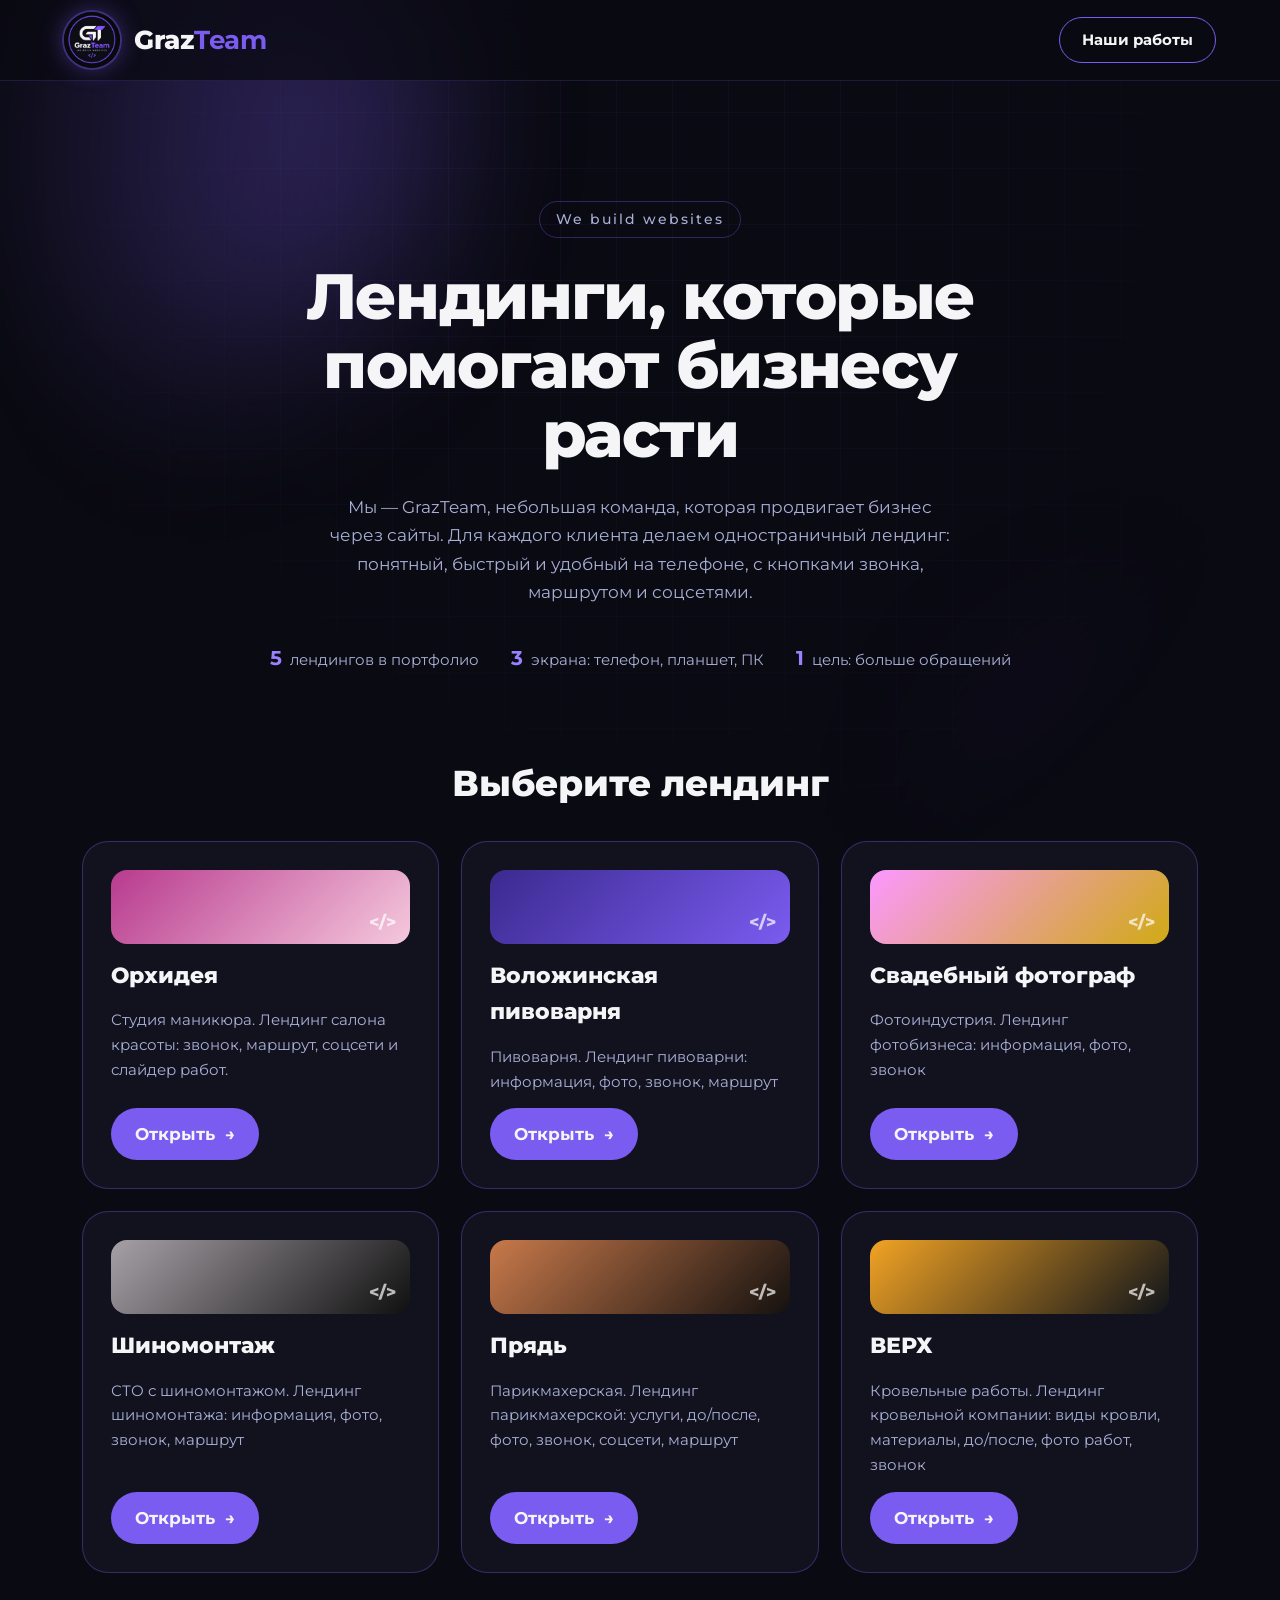
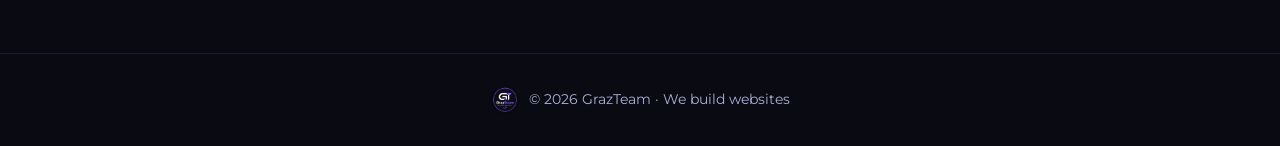
<file: index.html>
<!DOCTYPE html>
<html lang="ru">
<head>
<meta charset="utf-8">
<meta name="viewport" content="width=device-width, initial-scale=1">
<title>GrazTeam — we build websites</title>
<meta name="description" content="GrazTeam — команда, которая создаёт лендинги и помогает бизнесу продвигаться. Наши работы.">
<meta name="theme-color" content="#0a0a12">
<link rel="icon" href="assets/logo.jpg">
<link rel="preconnect" href="https://fonts.googleapis.com">
<link rel="preconnect" href="https://fonts.gstatic.com" crossorigin>
<link href="https://fonts.googleapis.com/css2?family=Montserrat:wght@400;500;700;800&display=swap" rel="stylesheet">
<link rel="stylesheet" href="style.css">
</head>
<body>
<div class="bg" aria-hidden="true"><span class="glow g1"></span><span class="glow g2"></span></div>

<header class="header">
  <a class="brand" href="#top" aria-label="GrazTeam — на главную">
    <img src="icons/logo.jpg" alt="Логотип GrazTeam" width="56" height="56">
    <span class="brand__name">Graz<b>Team</b></span>
  </a>
  <a class="header__cta" href="#works">Наши работы</a>
</header>

<main id="top">
  <section class="about">
    <p class="about__tag">We build websites</p>
    <h1>Лендинги, которые помогают бизнесу расти</h1>
    <p class="about__text">
      Мы — GrazTeam, небольшая команда, которая продвигает бизнес через сайты.
      Для каждого клиента делаем одностраничный лендинг: понятный, быстрый и удобный на телефоне,
      с кнопками звонка, маршрутом и соцсетями.
    </p>
    <ul class="facts">
      <li><b id="count">0</b> лендингов в портфолио</li>
      <li><b>3</b> экрана: телефон, планшет, ПК</li>
      <li><b>1</b> цель: больше обращений</li>
    </ul>
  </section>

  <section id="works" class="works">
    <h2>Выберите лендинг</h2>
    <div class="grid" id="grid"></div>
    <noscript><p><a href="./BeautySalon/index.html"></a></p></noscript>
  </section>
</main>

<footer class="footer">
  <img src="icons/logo.jpg" alt="" width="28" height="28">
  <span>© <span id="year"></span> GrazTeam · We build websites</span>
</footer>

<script src="script.js"></script>
</body>
</html>
</file>
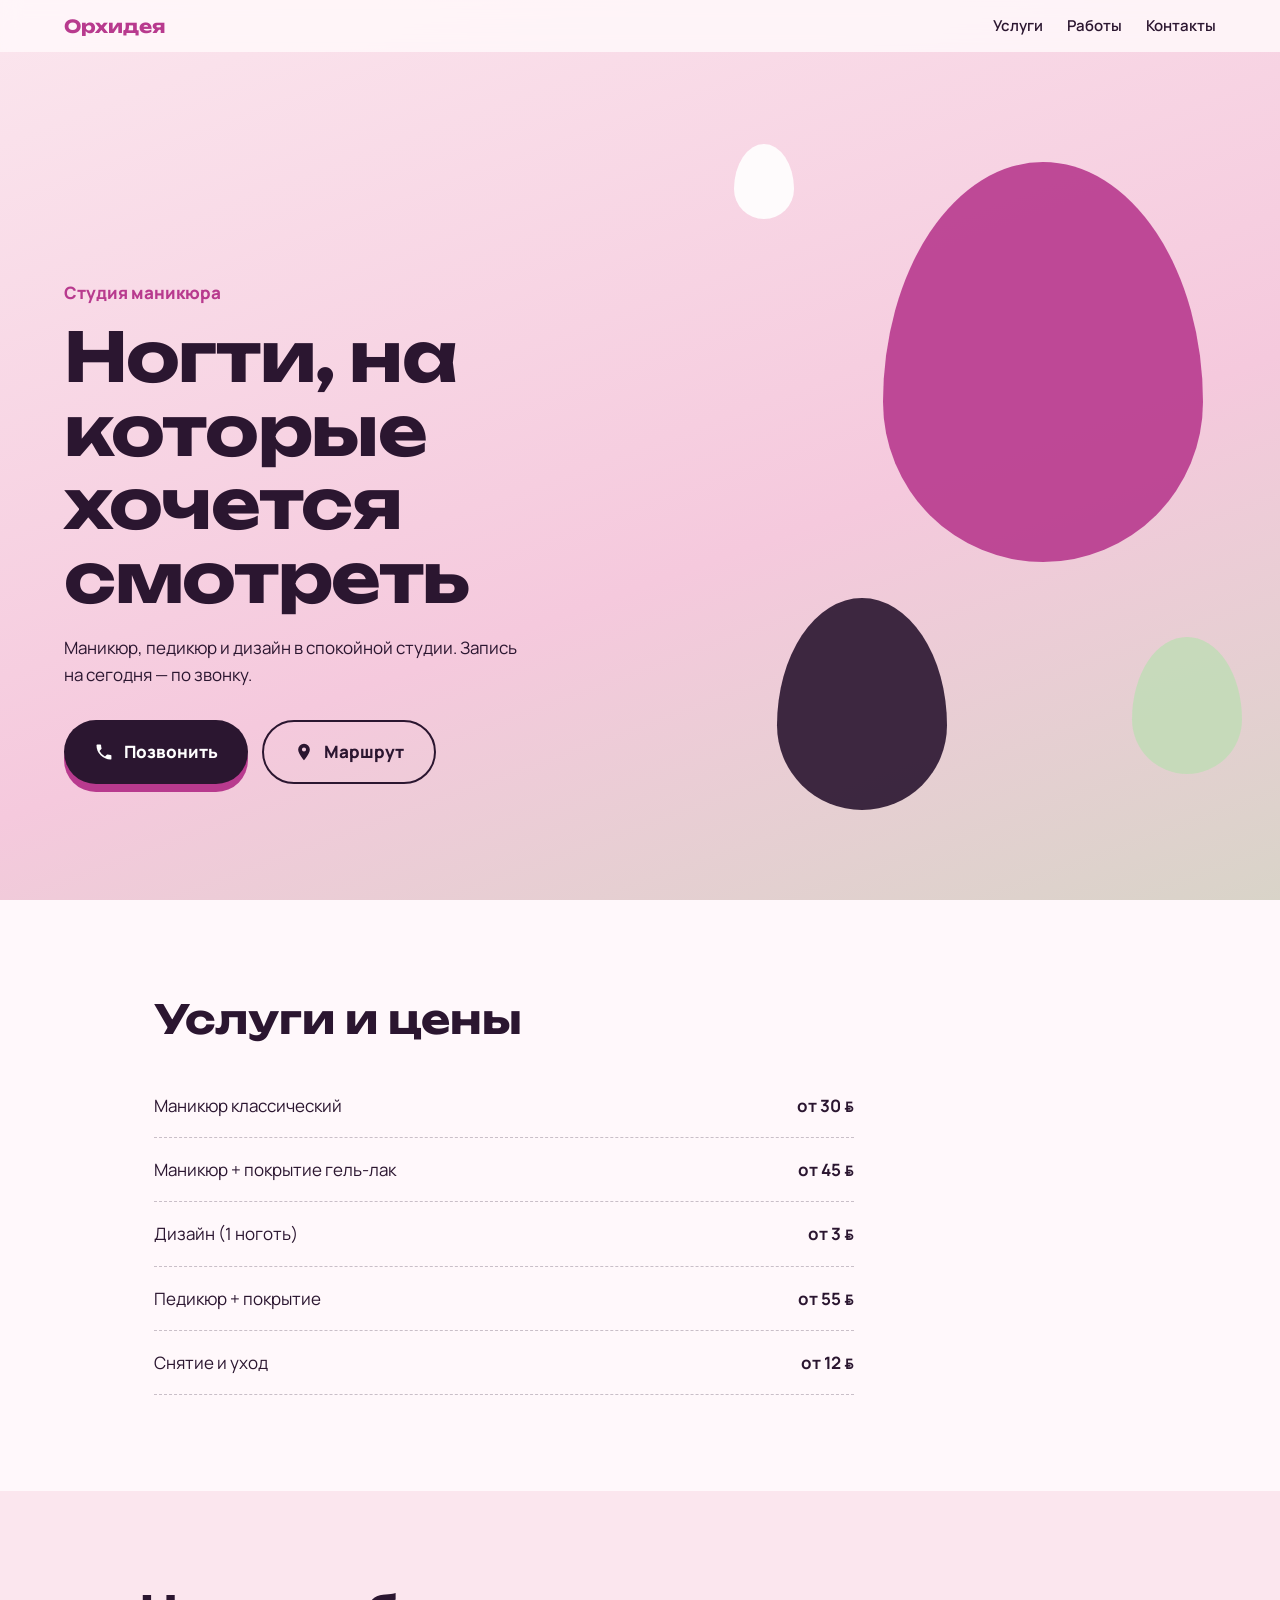
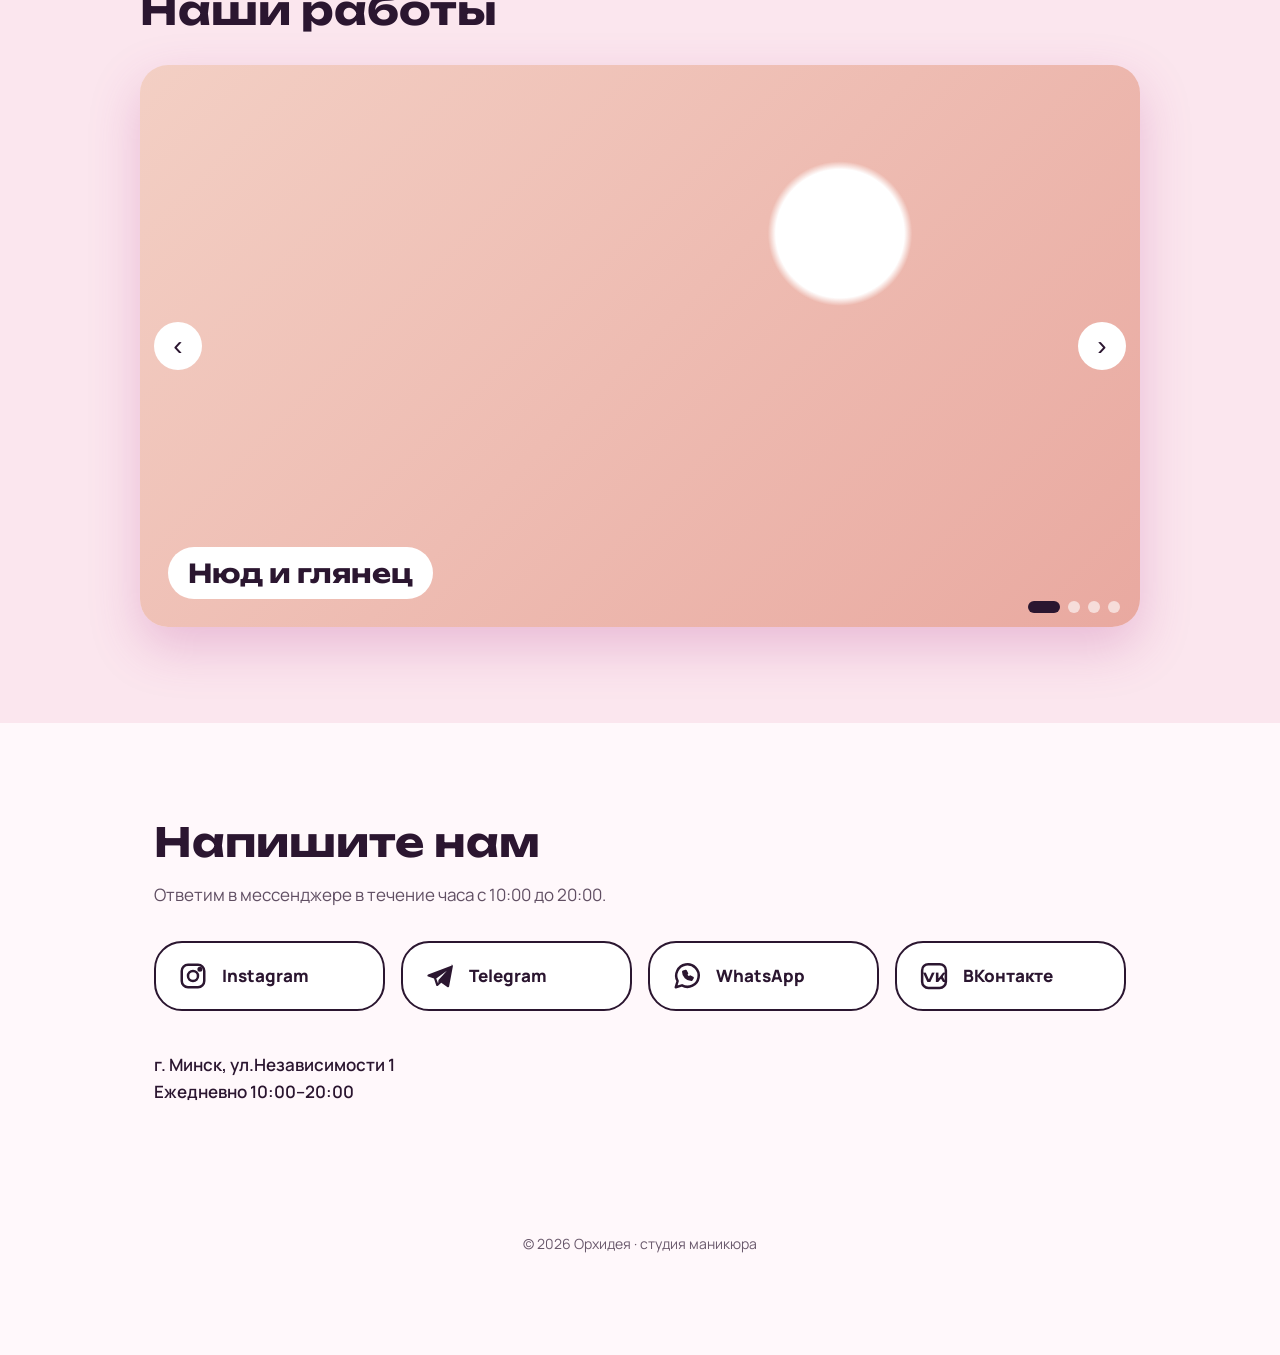
<file: BeautySalon/index.html>
<!DOCTYPE html>
<html lang="ru">
<head>
<meta charset="utf-8">
<meta name="viewport" content="width=device-width, initial-scale=1">
<title>Орхидея — студия маникюра</title>
<meta name="description" content="Студия маникюра «Орхидея»: маникюр, педикюр, дизайн ногтей. Запись по телефону.">
<link rel="preconnect" href="https://fonts.googleapis.com">
<link rel="preconnect" href="https://fonts.gstatic.com" crossorigin>
<link href="https://fonts.googleapis.com/css2?family=Manrope:wght@400;600;800&family=Unbounded:wght@500;700&display=swap" rel="stylesheet">
<link rel="stylesheet" href="style.css">
</head>
<body>

<header class="top">
  <a class="logo" href="#hero">Орхидея</a>
  <nav>
    <a href="#services">Услуги</a>
    <a href="#works">Работы</a>
    <a href="#contacts">Контакты</a>
  </nav>
</header>

<main>
  <!-- HERO -->
  <section id="hero" class="hero">
    <div class="drops" aria-hidden="true"><i></i><i></i><i></i><i></i></div>
    <div class="hero__text">
      <p class="hero__tag">Студия маникюра</p>
      <h1>Ногти, на которые хочется смотреть</h1>
      <p class="hero__lead">Маникюр, педикюр и дизайн в спокойной студии. Запись на сегодня — по звонку.</p>
      <div class="actions">
        <a class="btn btn--main" href="tel:+4969000000">
          <svg viewBox="0 0 24 24"><path d="M6.6 10.8a15 15 0 0 0 6.6 6.6l2.2-2.2a1 1 0 0 1 1-.25 11 11 0 0 0 3.5.55 1 1 0 0 1 1 1V20a1 1 0 0 1-1 1A17 17 0 0 1 3 4a1 1 0 0 1 1-1h3.5a1 1 0 0 1 1 1c0 1.2.2 2.4.55 3.5a1 1 0 0 1-.25 1z"/></svg>
          Позвонить
        </a>
        <a class="btn btn--ghost" target="_blank" rel="noopener" href="https://www.google.com/maps/dir/?api=1&destination=Berger+Stra%C3%9Fe+100+Frankfurt+am+Main">
          <svg viewBox="0 0 24 24"><path d="M12 2a7 7 0 0 0-7 7c0 5 7 13 7 13s7-8 7-13a7 7 0 0 0-7-7zm0 9.5A2.5 2.5 0 1 1 12 6.500a2.500 2.500 0 0 1 0 5z"/></svg>
          Маршрут
        </a>
      </div>
    </div>
  </section>

  <!-- SERVICES -->
  <section id="services" class="section">
    <h2>Услуги и цены</h2>
    <ul class="prices">
      <li class><span>Маникюр классический</span><b>от 30 <span class="nbrb-icon">BYN</span></b></li>
      <li><span>Маникюр + покрытие гель-лак</span><b>от 45 <span class="nbrb-icon">BYN</span></b></li>
      <li><span>Дизайн (1 ноготь)</span><b>от 3 <span class="nbrb-icon">BYN</span></b></li>
      <li><span>Педикюр + покрытие</span><b>от 55 <span class="nbrb-icon">BYN</span></b></li>
      <li><span>Снятие и уход</span><b>от 12 <span class="nbrb-icon">BYN</span></b></li>
    </ul>
  </section>

  <!-- SLIDER -->
  <section id="works" class="section section--tint">
    <h2>Наши работы</h2>
    <div class="slider" aria-roledescription="carousel" aria-label="Фото работ">
      <div class="slider__track">
        <figure class="slide s1"><span>Нюд и глянец</span></figure>
        <figure class="slide s2"><span>Орхидея на розовом</span></figure>
        <figure class="slide s3"><span>Фисташковый градиент</span></figure>
        <figure class="slide s4"><span>Французский с золотом</span></figure>
      </div>
      <button class="slider__btn prev" aria-label="Предыдущее фото">‹</button>
      <button class="slider__btn next" aria-label="Следующее фото">›</button>
      <div class="slider__dots" role="tablist"></div>
    </div>
  </section>

  <!-- CONTACTS -->
  <section id="contacts" class="section">
    <h2>Напишите нам</h2>
    <p class="muted">Ответим в мессенджере в течение часа с 10:00 до 20:00.</p>
    <ul class="socials">
      <li><a href="https://instagram.com/" target="_blank" rel="noopener" class="soc soc--ig">
        <svg viewBox="0 0 24 24" fill="none" stroke="currentColor" stroke-width="2"><rect x="3" y="3" width="18" height="18" rx="5"/><circle cx="12" cy="12" r="4"/><circle cx="17.500" cy="6.500" r="1" fill="currentColor"/></svg>
        <span>Instagram</span></a></li>
      <li><a href="https://t.me/" target="_blank" rel="noopener" class="soc soc--tg">
        <svg viewBox="0 0 24 24" fill="currentColor"><path d="M21.500 3.500 2.500 10.800c-.8.3-.8 1.400 0 1.600l4.700 1.500 1.800 5.600c.2.600 1 .8 1.400.3l2.600-2.500 4.800 3.500c.6.400 1.400.1 1.500-.6l3-16c.1-.8-.6-1.400-1.300-1.100zM9 14l8.500-6.200-6.700 7.300-.3 2.800z"/></svg>
        <span>Telegram</span></a></li>
      <li><a href="https://wa.me/4969000000" target="_blank" rel="noopener" class="soc soc--wa">
        <svg viewBox="0 0 24 24" fill="none" stroke="currentColor" stroke-width="2" stroke-linejoin="round"><path d="M3 21l1.500-5A9 9 0 1 1 8 19.500z"/><path d="M9 8.500c0 3.500 3 6.500 6.500 6.500l1-1.500-2-1-1 .8c-1-.5-1.800-1.300-2.300-2.300l.8-1-1-2z" fill="currentColor"/></svg>
        <span>WhatsApp</span></a></li>
      <li><a href="https://vk.com/" target="_blank" rel="noopener" class="soc soc--vk">
        <svg viewBox="0 0 24 24"><text x="12" y="16.500" text-anchor="middle" font-family="Unbounded, sans-serif" font-size="10" font-weight="700" fill="currentColor">VK</text><rect x="2.500" y="2.500" width="19" height="19" rx="5" fill="none" stroke="currentColor" stroke-width="2"/></svg>
        <span>ВКонтакте</span></a></li>
    </ul>
    <address>г. Минск, ул.Независимости 1<br>Ежедневно 10:00–20:00</address>
  </section>
</main>

<footer>© <span id="year"></span> Орхидея · студия маникюра</footer>

<!-- Мобильная панель быстрых действий -->
<div class="dock">
  <a href="tel:+4969000000">Позвонить</a>
  <a target="_blank" rel="noopener" href="https://www.google.com/maps/dir/?api=1&destination=Berger+Stra%C3%9Fe+100+Frankfurt+am+Main">Маршрут</a>
</div>

<script src="script.js"></script>
</body>
</html>
</file>
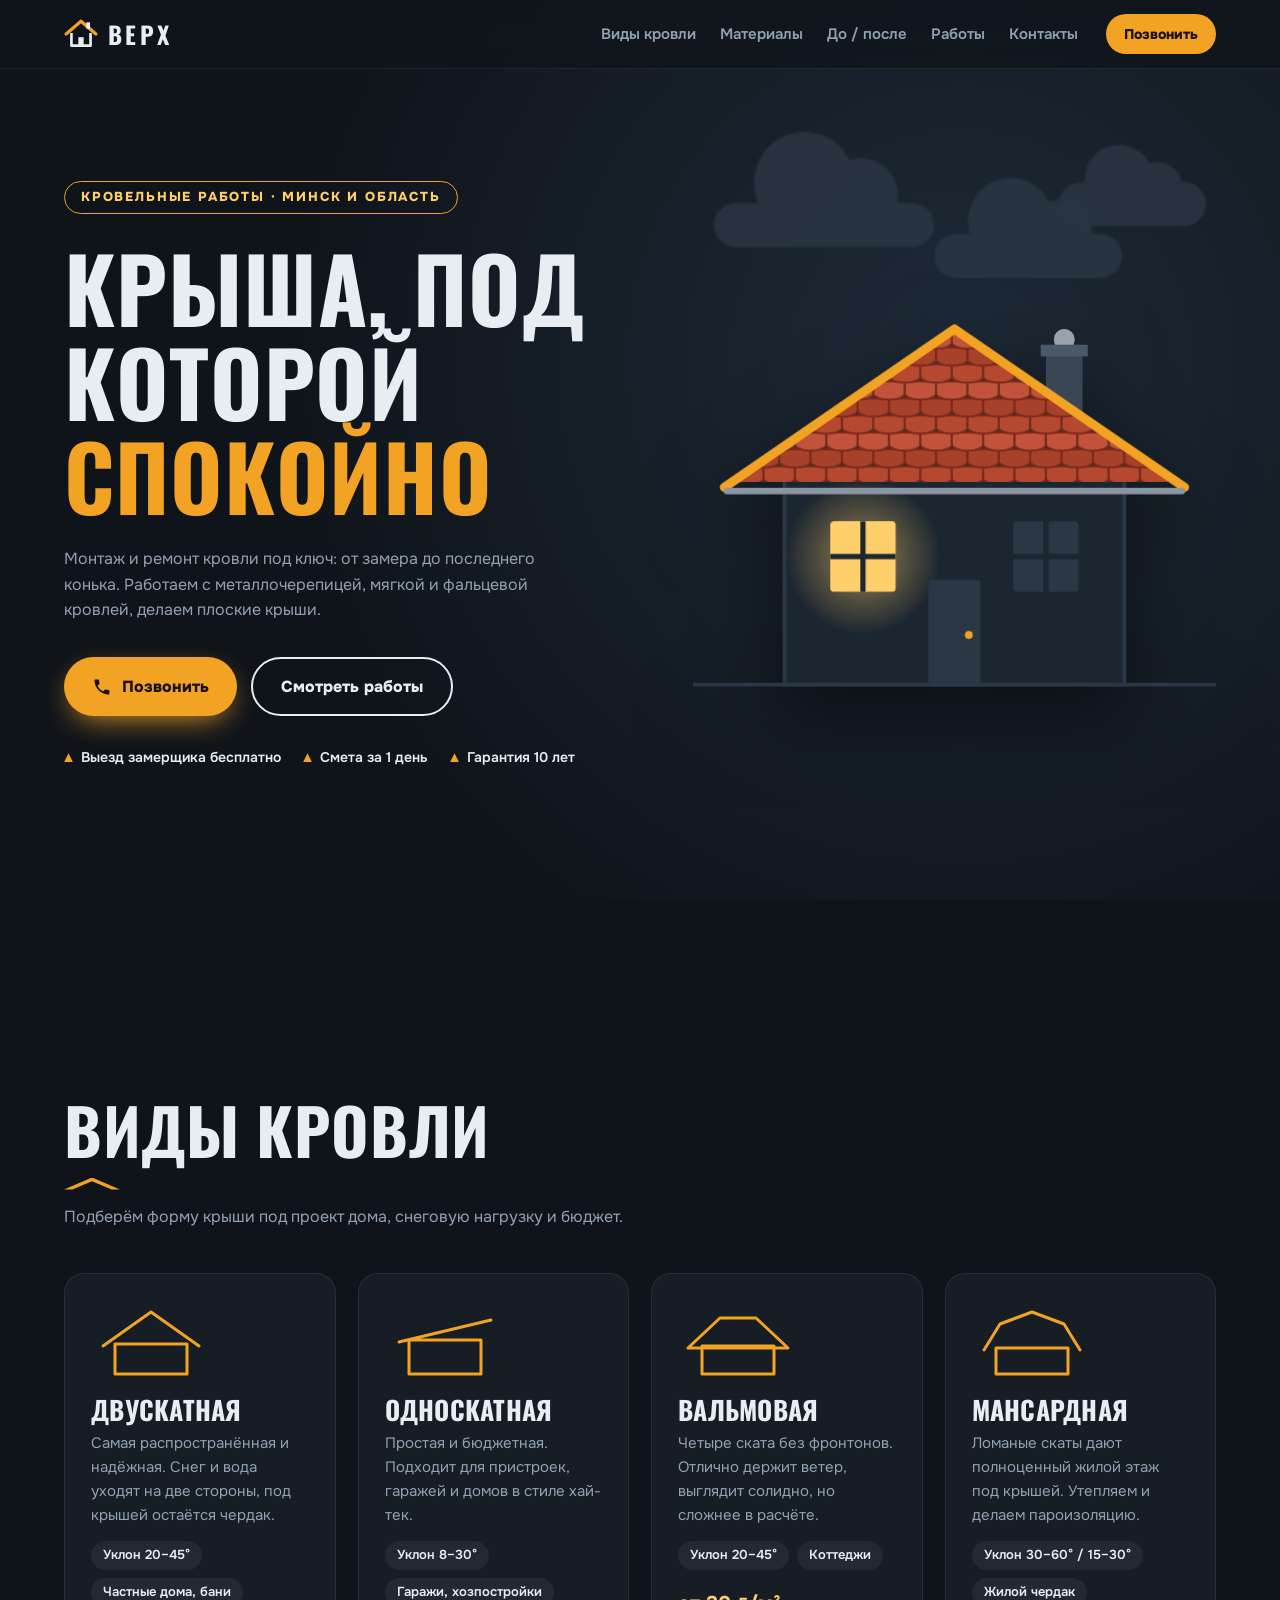
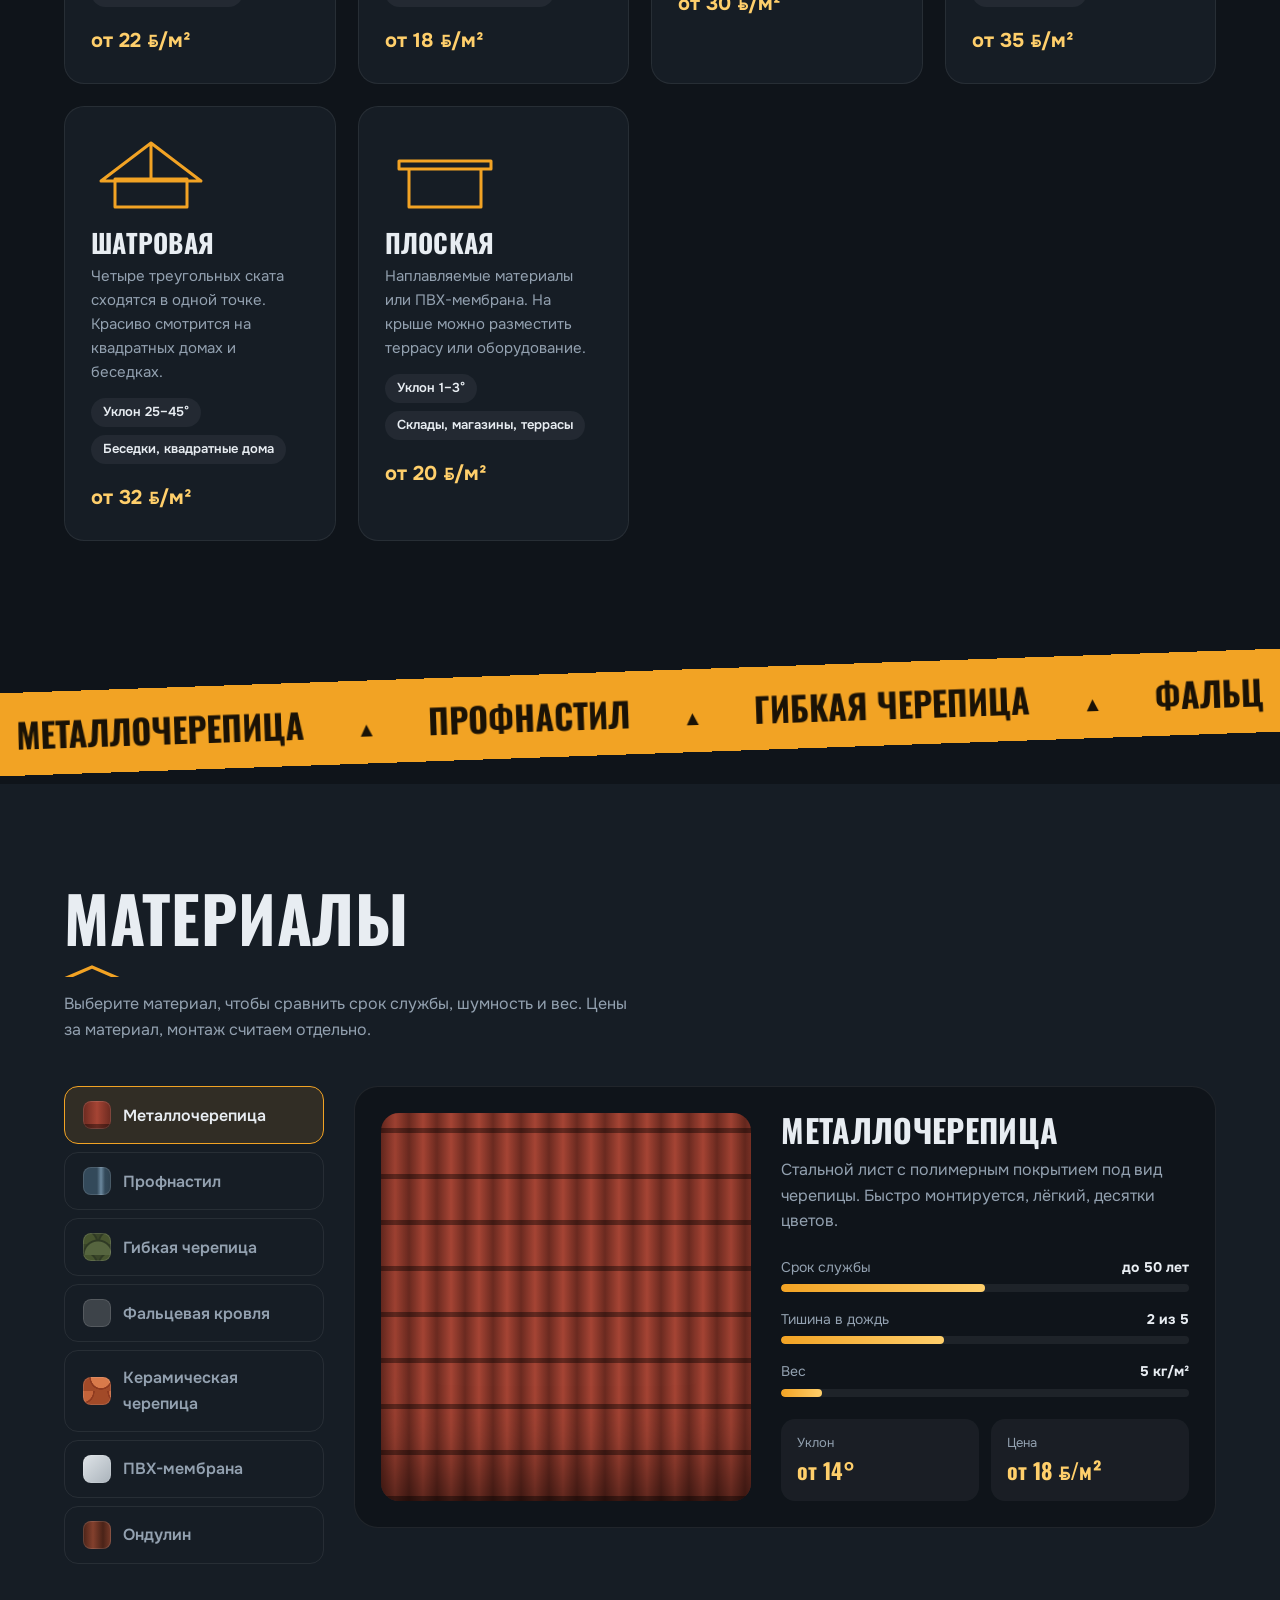
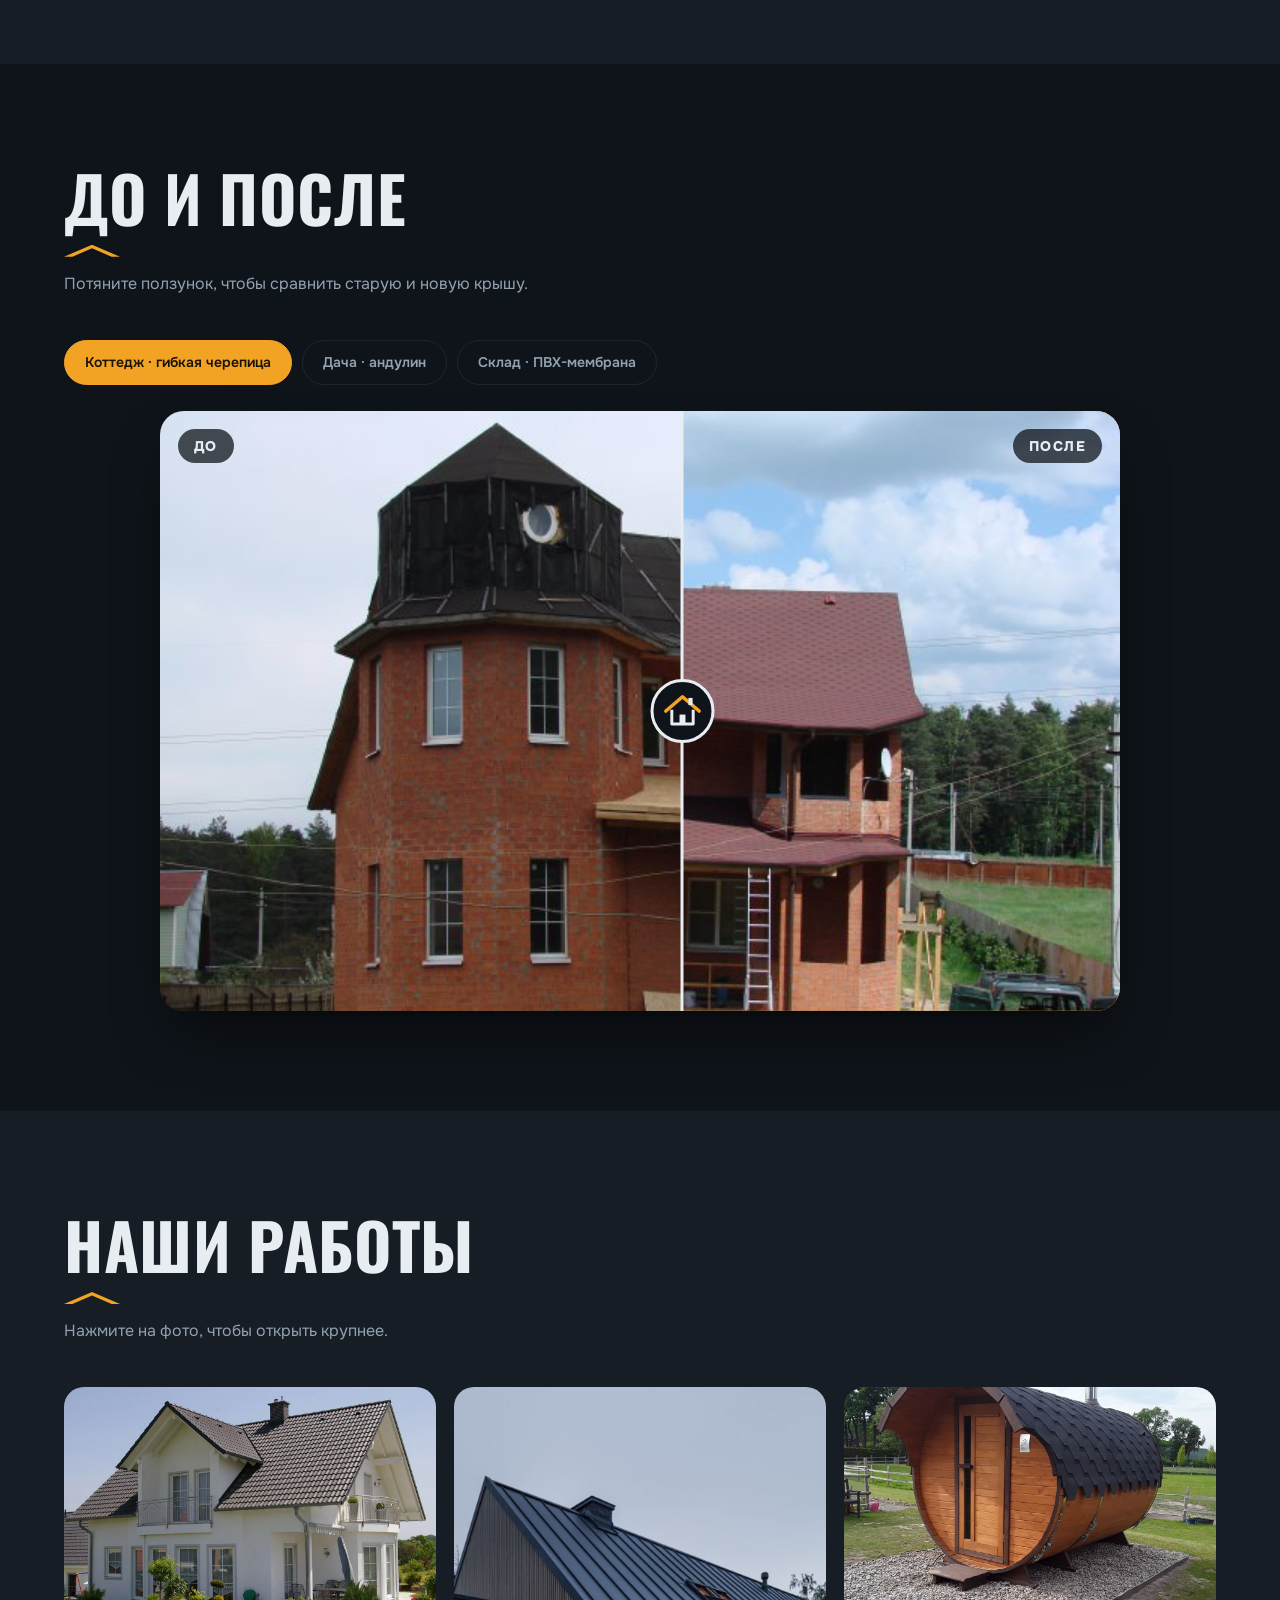
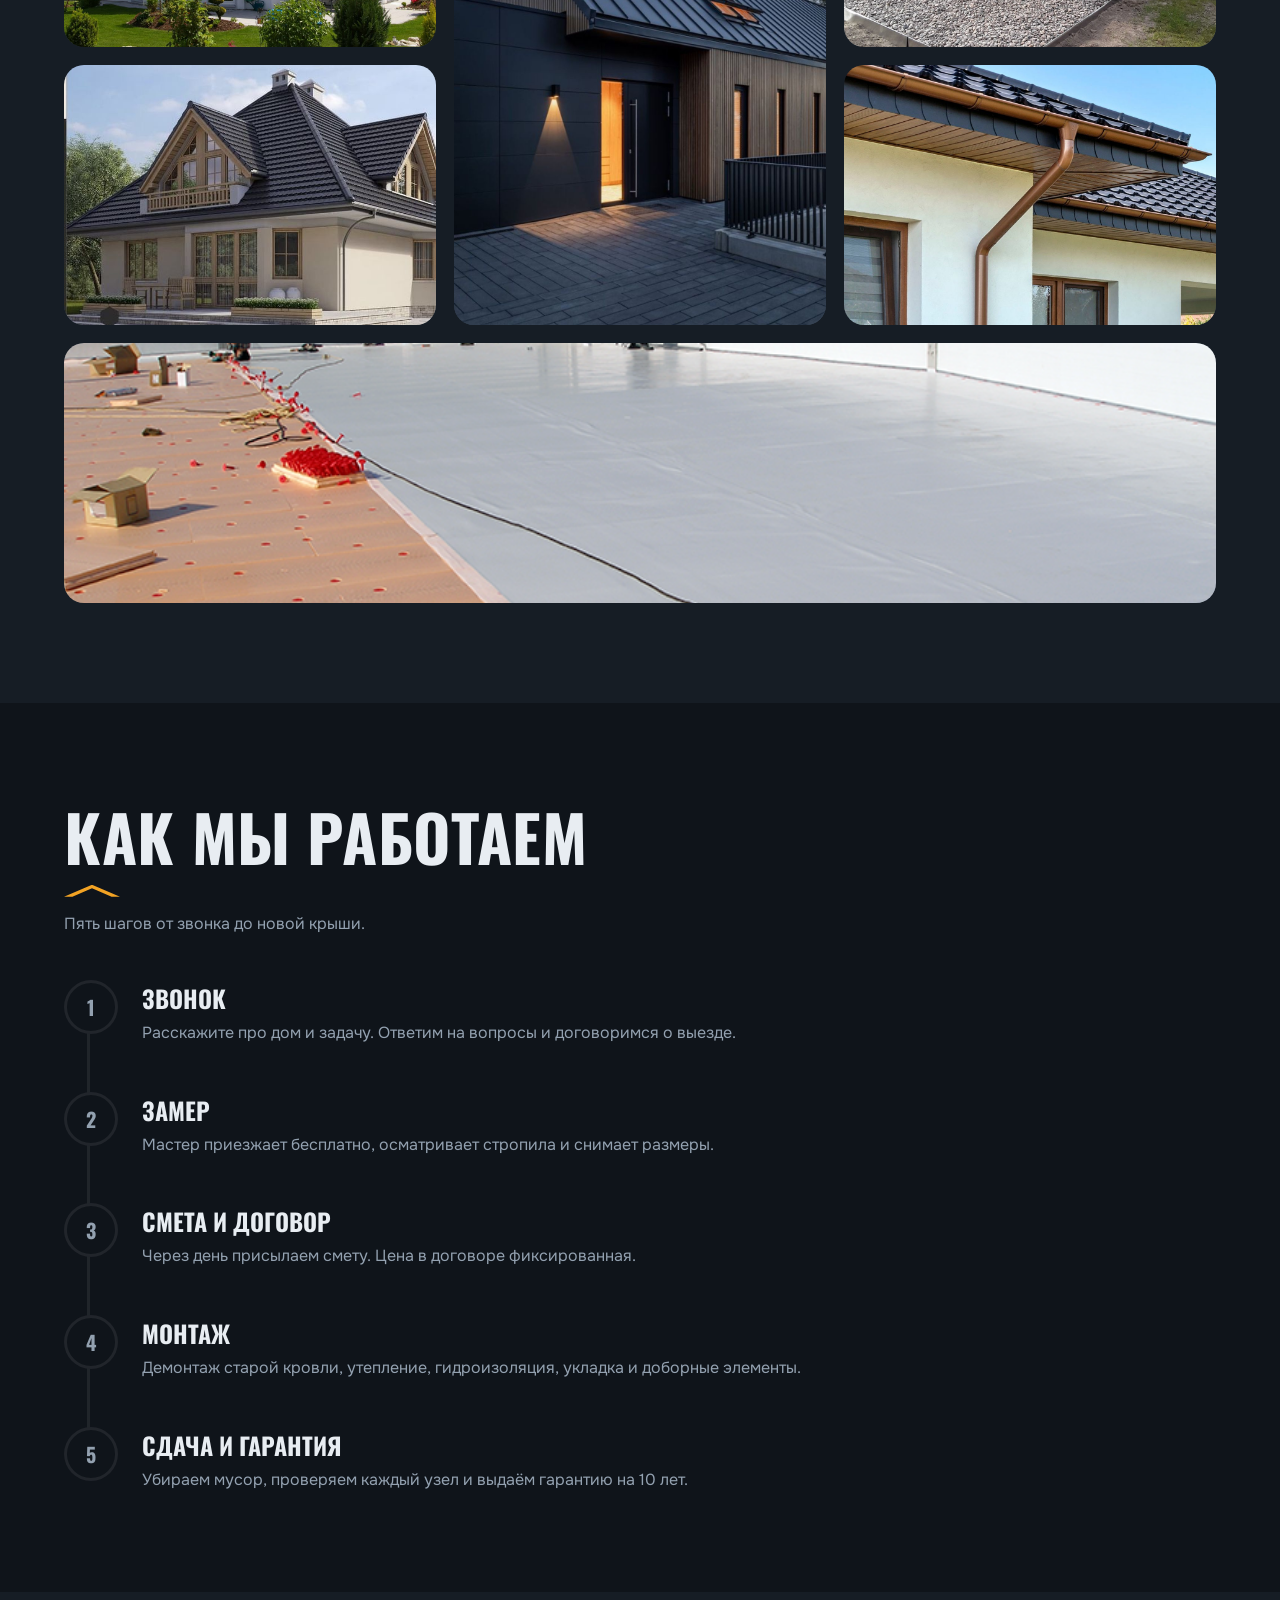
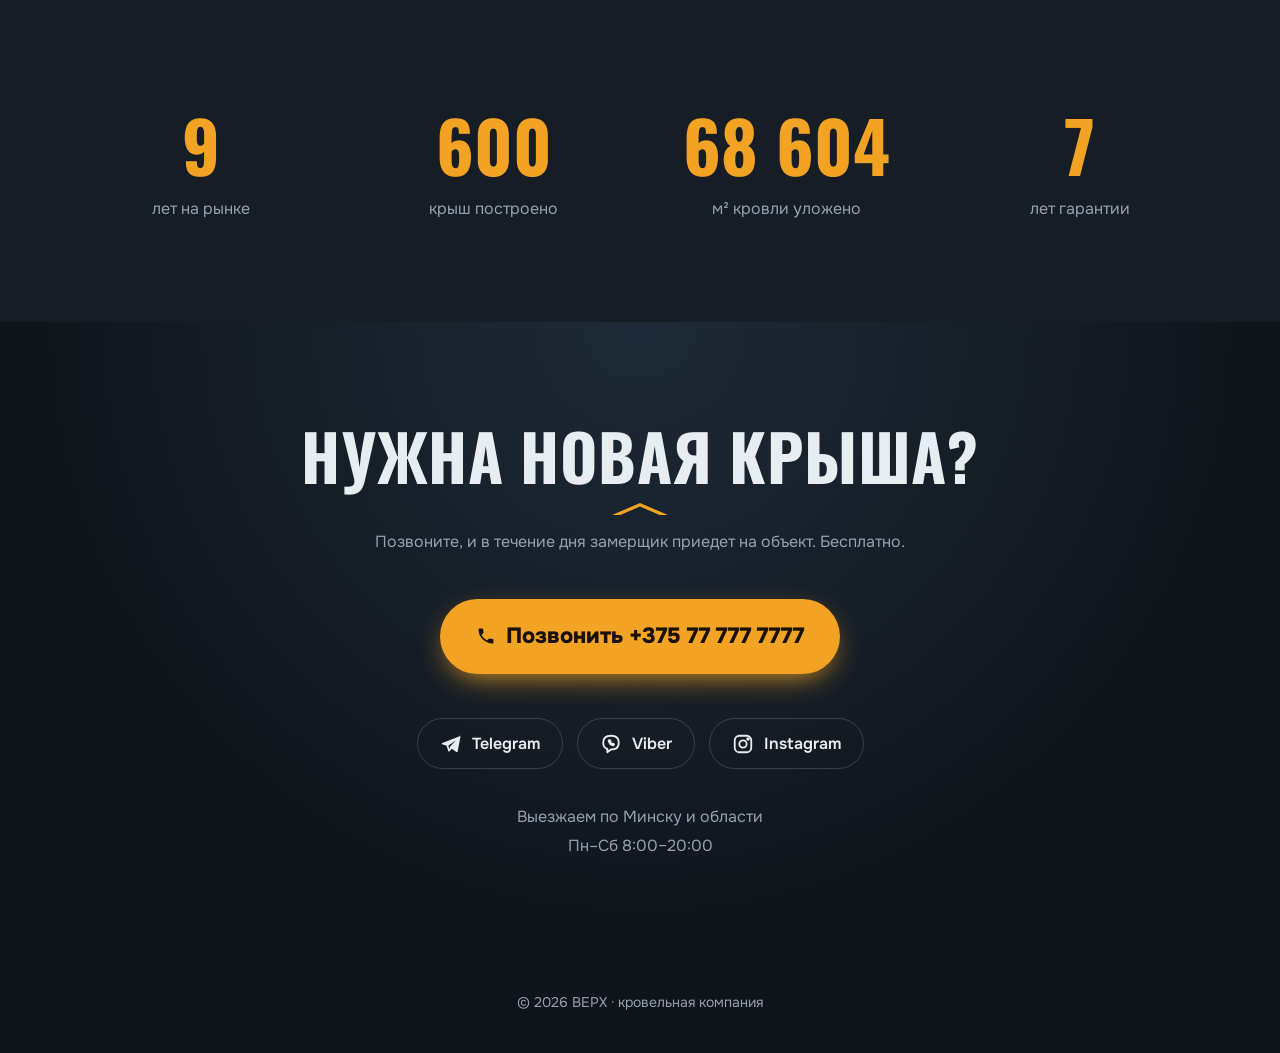
<file: Krovlya/index.html>
<!DOCTYPE html>
<html lang="ru">
<head>
<meta charset="utf-8">
<meta name="viewport" content="width=device-width, initial-scale=1">
<title>ВЕРХ — кровельные работы в Минске</title>
<meta name="description" content="Кровельная компания «ВЕРХ»: монтаж и ремонт крыш под ключ. Металлочерепица, гибкая черепица, фальц, плоская кровля. Бесплатный выезд замерщика, гарантия 10 лет.">
<meta name="theme-color" content="#0f141a">
<link rel="preconnect" href="https://fonts.googleapis.com">
<link rel="preconnect" href="https://fonts.gstatic.com" crossorigin>
<link href="https://fonts.googleapis.com/css2?family=Oswald:wght@500;700&family=Onest:wght@400;600;800&display=swap" rel="stylesheet">
<link rel="stylesheet" href="style.css">
</head>
<body>

<!-- значок крыши: логотип и заглушки фото -->
<svg class="defs" width="0" height="0" aria-hidden="true">
  <defs>
    <symbol id="roofIcon" viewBox="0 0 64 64">
      <path d="M4 32 32 8l28 24" fill="none" stroke="#f2a324" stroke-width="6" stroke-linecap="round" stroke-linejoin="round"/>
      <path d="M14 30v24h36V30" fill="none" stroke="currentColor" stroke-width="5" stroke-linejoin="round"/>
      <rect x="27" y="38" width="10" height="16" fill="currentColor"/>
      <rect x="42" y="10" width="7" height="12" fill="currentColor"/>
    </symbol>
  </defs>
</svg>

<header class="nav">
  <a class="logo" href="#hero"><svg viewBox="0 0 64 64"><use href="#roofIcon"/></svg>ВЕРХ</a>
  <nav><a href="#types">Виды кровли</a><a href="#materials">Материалы</a><a href="#before">До / после</a><a href="#works">Работы</a><a href="#contacts">Контакты</a></nav>
  <a class="call-mini" href="tel:+375777777777">Позвонить</a>
</header>

<main>
<section id="hero" class="hero">
  <div class="hero__text">
    <span class="tag">Кровельные работы · Минск и область</span>
    <h1 class="words">Крыша, под которой <em>спокойно</em></h1>
    <p class="lead">Монтаж и ремонт кровли под ключ: от замера до последнего конька. Работаем с металлочерепицей, мягкой и фальцевой кровлей, делаем плоские крыши.</p>
    <div class="actions">
      <a class="btn btn--main" href="tel:+375777777777"><svg viewBox="0 0 24 24"><path d="M6.6 10.8a15 15 0 0 0 6.6 6.6l2.2-2.2a1 1 0 0 1 1-.25 11 11 0 0 0 3.5.55 1 1 0 0 1 1 1V20a1 1 0 0 1-1 1A17 17 0 0 1 3 4a1 1 0 0 1 1-1h3.5a1 1 0 0 1 1 1c0 1.2.2 2.4.55 3.5a1 1 0 0 1-.25 1z"/></svg>Позвонить</a>
      <a class="btn btn--ghost" href="#works">Смотреть работы</a>
    </div>
    <ul class="perks">
      <li>Выезд замерщика бесплатно</li>
      <li>Смета за 1 день</li>
      <li>Гарантия 10 лет</li>
    </ul>
  </div>

  <!-- дом: черепица укладывается ряд за рядом, потом начинается дождь -->
  <div class="hero__art" id="art" aria-hidden="true">
    <span class="cloud c1"></span><span class="cloud c2"></span><span class="cloud c3"></span>
    <svg class="house" viewBox="0 0 400 400">
      <defs>
        <clipPath id="roofClip"><polygon points="200,90 30,205 370,205"/></clipPath>
        <radialGradient id="glow"><stop offset="0" stop-color="#ffcf6b" stop-opacity=".55"/><stop offset="1" stop-color="#ffcf6b" stop-opacity="0"/></radialGradient>
      </defs>
      <line x1="0" y1="360" x2="400" y2="360" stroke="#2b3744" stroke-width="3"/>
      <g class="smoke"><circle cx="284" cy="96" r="8"/><circle cx="284" cy="96" r="8"/><circle cx="284" cy="96" r="8"/></g>
      <rect x="270" y="105" width="28" height="70" fill="#3a4654"/>
      <rect x="266" y="100" width="36" height="9" fill="#4a5867"/>
      <rect x="70" y="200" width="260" height="160" fill="#1c2631" stroke="#2b3744" stroke-width="3"/>
      <circle cx="130" cy="262" r="60" fill="url(#glow)" class="win-glow"/>
      <rect x="105" y="235" width="50" height="54" rx="3" fill="#ffcf6b" class="win"/>
      <path d="M130 235v54M105 262h50" stroke="#1c2631" stroke-width="4"/>
      <rect x="245" y="235" width="50" height="54" rx="3" fill="#2b3744"/>
      <path d="M270 235v54M245 262h50" stroke="#1c2631" stroke-width="4"/>
      <rect x="180" y="280" width="40" height="80" rx="3" fill="#2b3744"/>
      <circle cx="211" cy="322" r="3" fill="#f2a324"/>
      <polygon points="200,90 30,205 370,205" fill="#26313d"/>
      <g id="tiles" clip-path="url(#roofClip)"></g>
      <polyline class="trim" points="24,209 200,88 376,209" pathLength="1"/>
      <line class="gutter" x1="26" y1="212" x2="374" y2="212" pathLength="1"/>
    </svg>
    <canvas id="rain"></canvas>
  </div>
</section>

<!-- линия крыш: прорисовывается по мере прокрутки -->
<div class="ridge" aria-hidden="true">
  <svg viewBox="0 0 1200 90"><path id="ridgePath" pathLength="1" d="M0 80 H60 L110 40 L160 80 H200 V50 L250 20 L300 50 V80 H360 L400 60 H470 L510 80 H560 L620 30 L680 80 H720 V45 H800 V80 H850 L880 55 L910 80 H960 L1010 25 L1035 42 V30 H1048 V52 L1060 80 H1110 L1150 50 L1190 80 H1200"/></svg>
</div>

<section id="types" class="sec">
  <h2>Виды кровли</h2>
  <p class="sub">Подберём форму крыши под проект дома, снеговую нагрузку и бюджет.</p>
  <div class="cards">
    <article class="card">
      <svg class="shape" viewBox="0 0 120 80"><path pathLength="1" d="M24 72V42h72v30zM12 44 60 10l48 34"/></svg>
      <h3>Двускатная</h3>
      <p>Самая распространённая и надёжная. Снег и вода уходят на две стороны, под крышей остаётся чердак.</p>
      <ul class="meta"><li>Уклон 20–45°</li><li>Частные дома, бани</li></ul>
      <b>от 22 <span class="nbrb-icon">BYN</span>/м²</b>
    </article>
    <article class="card">
      <svg class="shape" viewBox="0 0 120 80"><path pathLength="1" d="M24 72V38h72v34zM14 40 106 18"/></svg>
      <h3>Односкатная</h3>
      <p>Простая и бюджетная. Подходит для пристроек, гаражей и домов в стиле хай-тек.</p>
      <ul class="meta"><li>Уклон 8–30°</li><li>Гаражи, хозпостройки</li></ul>
      <b>от 18 <span class="nbrb-icon">BYN</span>/м²</b>
    </article>
    <article class="card">
      <svg class="shape" viewBox="0 0 120 80"><path pathLength="1" d="M24 72V44h72v28zM10 46l32-30h36l32 30z"/></svg>
      <h3>Вальмовая</h3>
      <p>Четыре ската без фронтонов. Отлично держит ветер, выглядит солидно, но сложнее в расчёте.</p>
      <ul class="meta"><li>Уклон 20–45°</li><li>Коттеджи</li></ul>
      <b>от 30 <span class="nbrb-icon">BYN</span>/м²</b>
    </article>
    <article class="card">
      <svg class="shape" viewBox="0 0 120 80"><path pathLength="1" d="M24 72V46h72v26zM12 48l16-26 32-12 32 12 16 26"/></svg>
      <h3>Мансардная</h3>
      <p>Ломаные скаты дают полноценный жилой этаж под крышей. Утепляем и делаем пароизоляцию.</p>
      <ul class="meta"><li>Уклон 30–60° / 15–30°</li><li>Жилой чердак</li></ul>
      <b>от 35 <span class="nbrb-icon">BYN</span>/м²</b>
    </article>
    <article class="card">
      <svg class="shape" viewBox="0 0 120 80"><path pathLength="1" d="M24 72V44h72v28zM10 46 60 8l50 38zM60 8v38"/></svg>
      <h3>Шатровая</h3>
      <p>Четыре треугольных ската сходятся в одной точке. Красиво смотрится на квадратных домах и беседках.</p>
      <ul class="meta"><li>Уклон 25–45°</li><li>Беседки, квадратные дома</li></ul>
      <b>от 32 <span class="nbrb-icon">BYN</span>/м²</b>
    </article>
    <article class="card">
      <svg class="shape" viewBox="0 0 120 80"><path pathLength="1" d="M24 72V34h72v38zM14 34h92v-8H14z"/></svg>
      <h3>Плоская</h3>
      <p>Наплавляемые материалы или ПВХ-мембрана. На крыше можно разместить террасу или оборудование.</p>
      <ul class="meta"><li>Уклон 1–3°</li><li>Склады, магазины, террасы</li></ul>
      <b>от 20 <span class="nbrb-icon">BYN</span>/м²</b>
    </article>
  </div>
</section>

<div class="marquee" aria-hidden="true"><div class="marquee__track">
  <span>Металлочерепица</span><span>Профнастил</span><span>Гибкая черепица</span><span>Фальц</span><span>Керамика</span><span>ПВХ-мембрана</span><span>Водостоки</span>
  <span>Металлочерепица</span><span>Профнастил</span><span>Гибкая черепица</span><span>Фальц</span><span>Керамика</span><span>ПВХ-мембрана</span><span>Водостоки</span>
</div></div>

<section id="materials" class="sec sec--dark">
  <h2>Материалы</h2>
  <p class="sub">Выберите материал, чтобы сравнить срок службы, шумность и вес. Цены за материал, монтаж считаем отдельно.</p>
  <div class="mat">
    <div class="mat__list" role="tablist" aria-label="Кровельные материалы" id="matList"></div>
    <div class="mat__panel" role="tabpanel" id="matPanel">
      <div class="sample" id="matSample"></div>
      <div class="mat__info">
        <h3 id="matName"></h3>
        <p id="matText"></p>
        <div class="specs">
          <div class="spec"><span>Срок службы</span><b id="sLife"></b><i><u id="bLife"></u></i></div>
          <div class="spec"><span>Тишина в дождь</span><b id="sQuiet"></b><i><u id="bQuiet"></u></i></div>
          <div class="spec"><span>Вес</span><b id="sWeight"></b><i><u id="bWeight"></u></i></div>
        </div>
        <ul class="facts">
          <li><span>Уклон</span><b id="sSlope"></b></li>
          <li><span>Цена</span><b id="sPrice"></b></li>
        </ul>
      </div>
    </div>
  </div>
</section>

<section id="before" class="sec">
  <h2>До и после</h2>
  <p class="sub">Потяните ползунок, чтобы сравнить старую и новую крышу.</p>
  <div class="ba-tabs" id="baTabs">
    <button class="on" data-n="1">Коттедж · гибкая черепица</button>
    <button data-n="2">Дача · андулин</button>
    <button data-n="3">Склад · ПВХ-мембрана</button>
  </div>
  <!-- фото: images/before1.jpg + images/after1.jpg, before2/after2, before3/after3 -->
  <div class="ba">
    <div class="ba__img ba__img--before" style="--img:url(./images/before1.jpg)"><span class="ba__lbl">До</span></div>
    <div class="ba__img ba__img--after" style="--img:url(./images/after1.jpg)"><span class="ba__lbl">После</span></div>
    <div class="ba__handle"><svg viewBox="0 0 64 64"><use href="#roofIcon"/></svg></div>
    <input class="ba__range" type="range" min="0" max="100" value="50" aria-label="Сравнение до и после">
  </div>
</section>

<section id="works" class="sec sec--dark">
  <h2>Наши работы</h2>
  <p class="sub">Нажмите на фото, чтобы открыть крупнее.</p>
  <!-- фото: images/photo1.jpg … photo6.jpg -->
  <div class="gal">
    <figure class="ph" style="--img:url(./images/photo1.jpg)"><figcaption>Коттедж, металлочерепица</figcaption></figure>
    <figure class="ph ph--tall" style="--img:url(./images/photo2.jpg)"><figcaption>Фальцевая кровля, графит</figcaption></figure>
    <figure class="ph" style="--img:url(./images/photo3.jpg)"><figcaption>Баня, гибкая черепица</figcaption></figure>
    <figure class="ph" style="--img:url(./images/photo4.jpg)"><figcaption>Мансарда с мансардными окнами</figcaption></figure>
    <figure class="ph" style="--img:url(./images/photo6.jpg)"><figcaption>Водосточная система</figcaption></figure>
    <figure class="ph ph--wide" style="--img:url(./images/photo5.jpg)"><figcaption>Плоская кровля склада, ПВХ-мембрана</figcaption></figure>
  </div>
</section>

<section id="steps" class="sec">
  <h2>Как мы работаем</h2>
  <p class="sub">Пять шагов от звонка до новой крыши.</p>
  <ol class="steps" id="steps">
    <li><b>Звонок</b><p>Расскажите про дом и задачу. Ответим на вопросы и договоримся о выезде.</p></li>
    <li><b>Замер</b><p>Мастер приезжает бесплатно, осматривает стропила и снимает размеры.</p></li>
    <li><b>Смета и договор</b><p>Через день присылаем смету. Цена в договоре фиксированная.</p></li>
    <li><b>Монтаж</b><p>Демонтаж старой кровли, утепление, гидроизоляция, укладка и доборные элементы.</p></li>
    <li><b>Сдача и гарантия</b><p>Убираем мусор, проверяем каждый узел и выдаём гарантию на 10 лет.</p></li>
  </ol>
</section>

<section class="sec sec--dark stats">
  <div><b data-to="12">0</b><span>лет на рынке</span></div>
  <div><b data-to="840">0</b><span>крыш построено</span></div>
  <div><b data-to="96000">0</b><span>м² кровли уложено</span></div>
  <div><b data-to="10">0</b><span>лет гарантии</span></div>
</section>

<section id="contacts" class="sec contacts">
  <h2>Нужна новая крыша?</h2>
  <p class="sub">Позвоните, и в течение дня замерщик приедет на объект. Бесплатно.</p>
  <div class="actions actions--center">
    <a class="btn btn--main btn--big" href="tel:+375777777777"><svg viewBox="0 0 24 24"><path d="M6.6 10.8a15 15 0 0 0 6.6 6.6l2.2-2.2a1 1 0 0 1 1-.25 11 11 0 0 0 3.5.55 1 1 0 0 1 1 1V20a1 1 0 0 1-1 1A17 17 0 0 1 3 4a1 1 0 0 1 1-1h3.5a1 1 0 0 1 1 1c0 1.2.2 2.4.55 3.5a1 1 0 0 1-.25 1z"/></svg>Позвонить +375 77 777 7777</a>
  </div>
  <ul class="socials">
    <li><a href="https://t.me/" target="_blank" rel="noopener" class="soc">
      <svg viewBox="0 0 24 24" fill="currentColor"><path d="M21.5 3.5 2.5 10.8c-.8.3-.8 1.4 0 1.6l4.7 1.5 1.8 5.6c.2.6 1 .8 1.4.3l2.6-2.5 4.8 3.5c.6.4 1.4.1 1.5-.6l3-16c.1-.8-.6-1.4-1.3-1.1zM9 14l8.5-6.2-6.7 7.3-.3 2.8z"/></svg>
      <span>Telegram</span></a></li>
    <li><a href="viber://chat?number=%2B375777777777" class="soc">
      <svg viewBox="0 0 24 24" fill="none" stroke="currentColor" stroke-width="2" stroke-linejoin="round"><path d="M12 3c5 0 8.5 2.5 8.5 7.5S17 18 12 18l-4 3v-3.6C5 16.3 3.5 14 3.5 10.5 3.5 5.5 7 3 12 3z"/><path d="M9.5 8c0 3 2.5 5.5 5 5.5l.8-1.2-1.6-.9-.8.6c-.8-.4-1.5-1.1-1.9-1.9l.6-.8-.9-1.6z" fill="currentColor"/></svg>
      <span>Viber</span></a></li>
    <li><a href="https://instagram.com/" target="_blank" rel="noopener" class="soc">
      <svg viewBox="0 0 24 24" fill="none" stroke="currentColor" stroke-width="2"><rect x="3" y="3" width="18" height="18" rx="5"/><circle cx="12" cy="12" r="4"/><circle cx="17.5" cy="6.5" r="1" fill="currentColor"/></svg>
      <span>Instagram</span></a></li>
  </ul>
  <address>Выезжаем по Минску и области<br>Пн–Сб 8:00–20:00</address>
</section>
</main>

<footer class="foot">© <span id="year"></span> ВЕРХ · кровельная компания</footer>

<!-- плавающая кнопка звонка (ПК) и нижняя панель (телефон) -->
<a class="fab" href="tel:+375777777777" aria-label="Позвонить"><svg viewBox="0 0 24 24"><path d="M6.6 10.8a15 15 0 0 0 6.6 6.6l2.2-2.2a1 1 0 0 1 1-.25 11 11 0 0 0 3.5.55 1 1 0 0 1 1 1V20a1 1 0 0 1-1 1A17 17 0 0 1 3 4a1 1 0 0 1 1-1h3.5a1 1 0 0 1 1 1c0 1.2.2 2.4.55 3.5a1 1 0 0 1-.25 1z"/></svg></a>
<div class="dock"><a href="tel:+375777777777">Позвонить</a><a href="viber://chat?number=%2B375777777777">Viber</a></div>

<!-- просмотр фото -->
<div class="lb" id="lb" hidden>
  <button class="lb__x" aria-label="Закрыть">×</button>
  <button class="lb__nav lb__prev" aria-label="Предыдущее фото">‹</button>
  <figure class="lb__fig"><div class="lb__img"></div><figcaption></figcaption></figure>
  <button class="lb__nav lb__next" aria-label="Следующее фото">›</button>
</div>

<script src="script.js"></script>
</body>
</html>
</file>
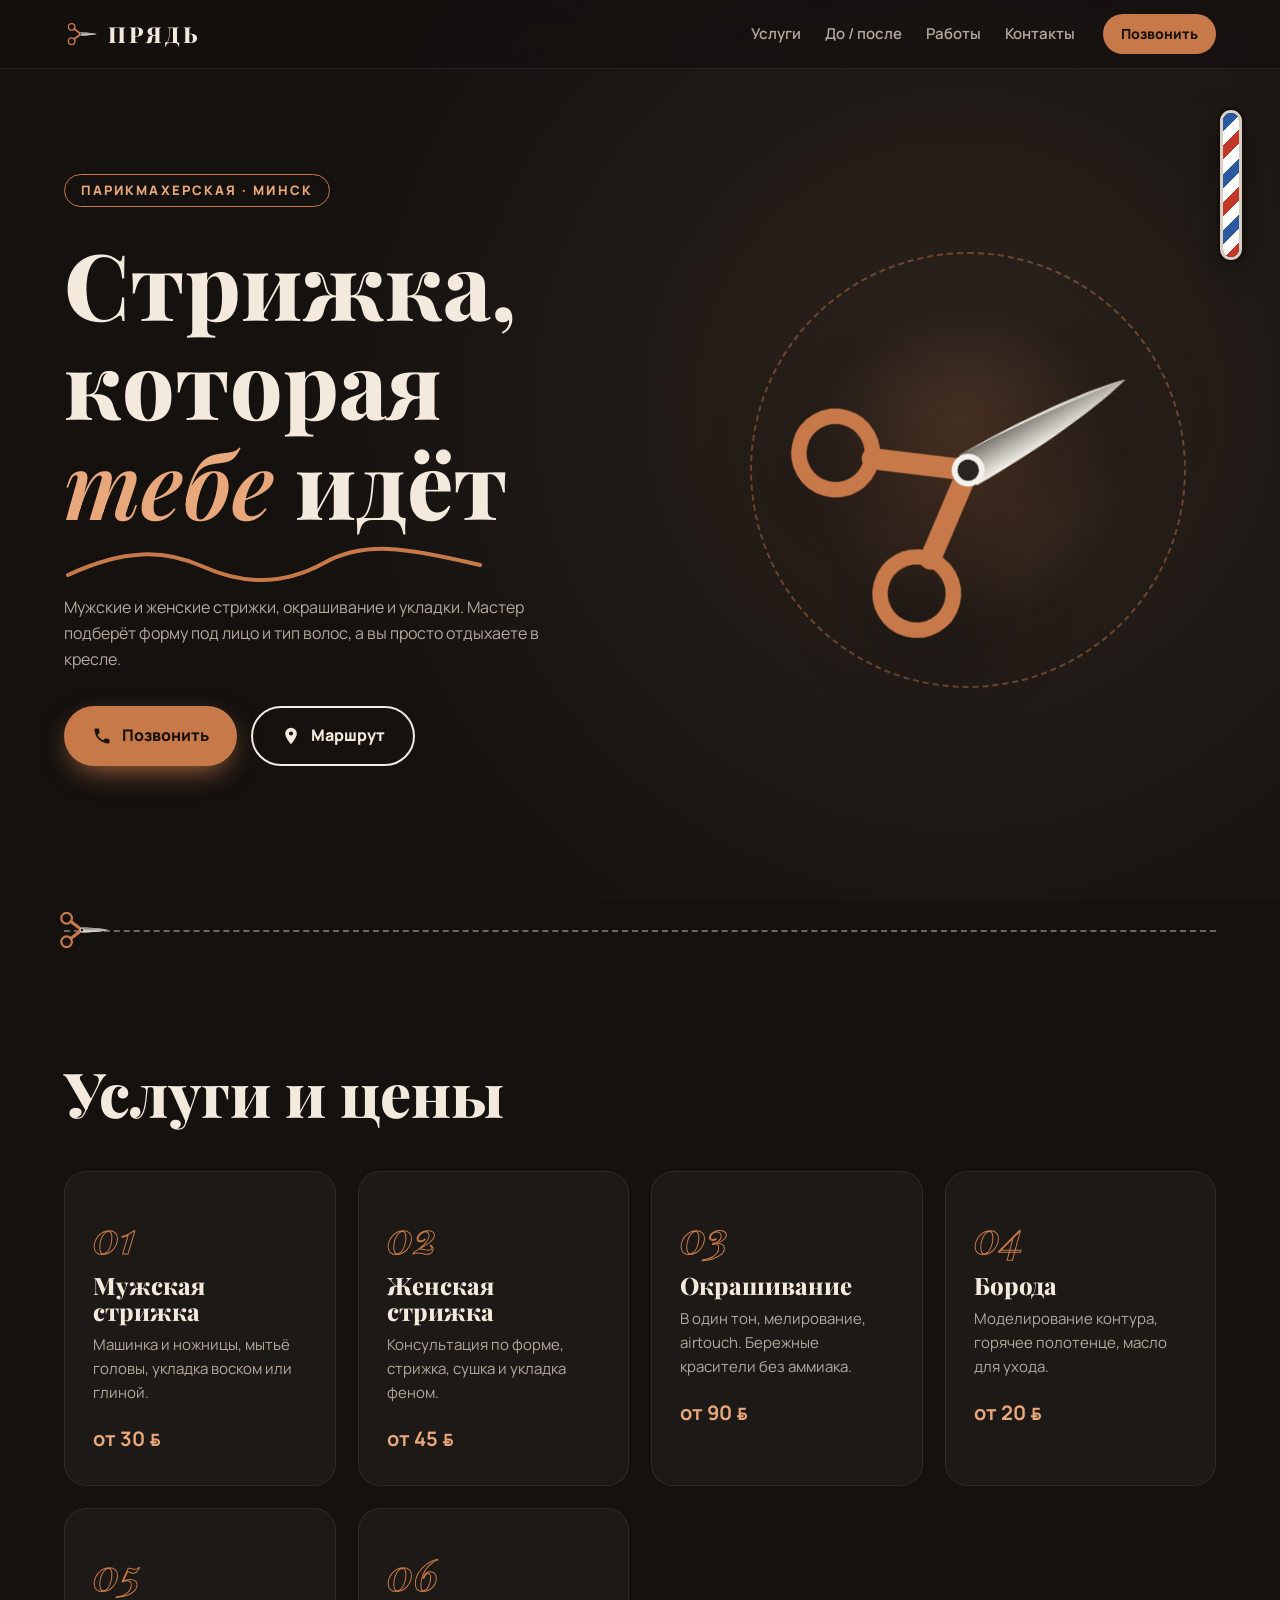
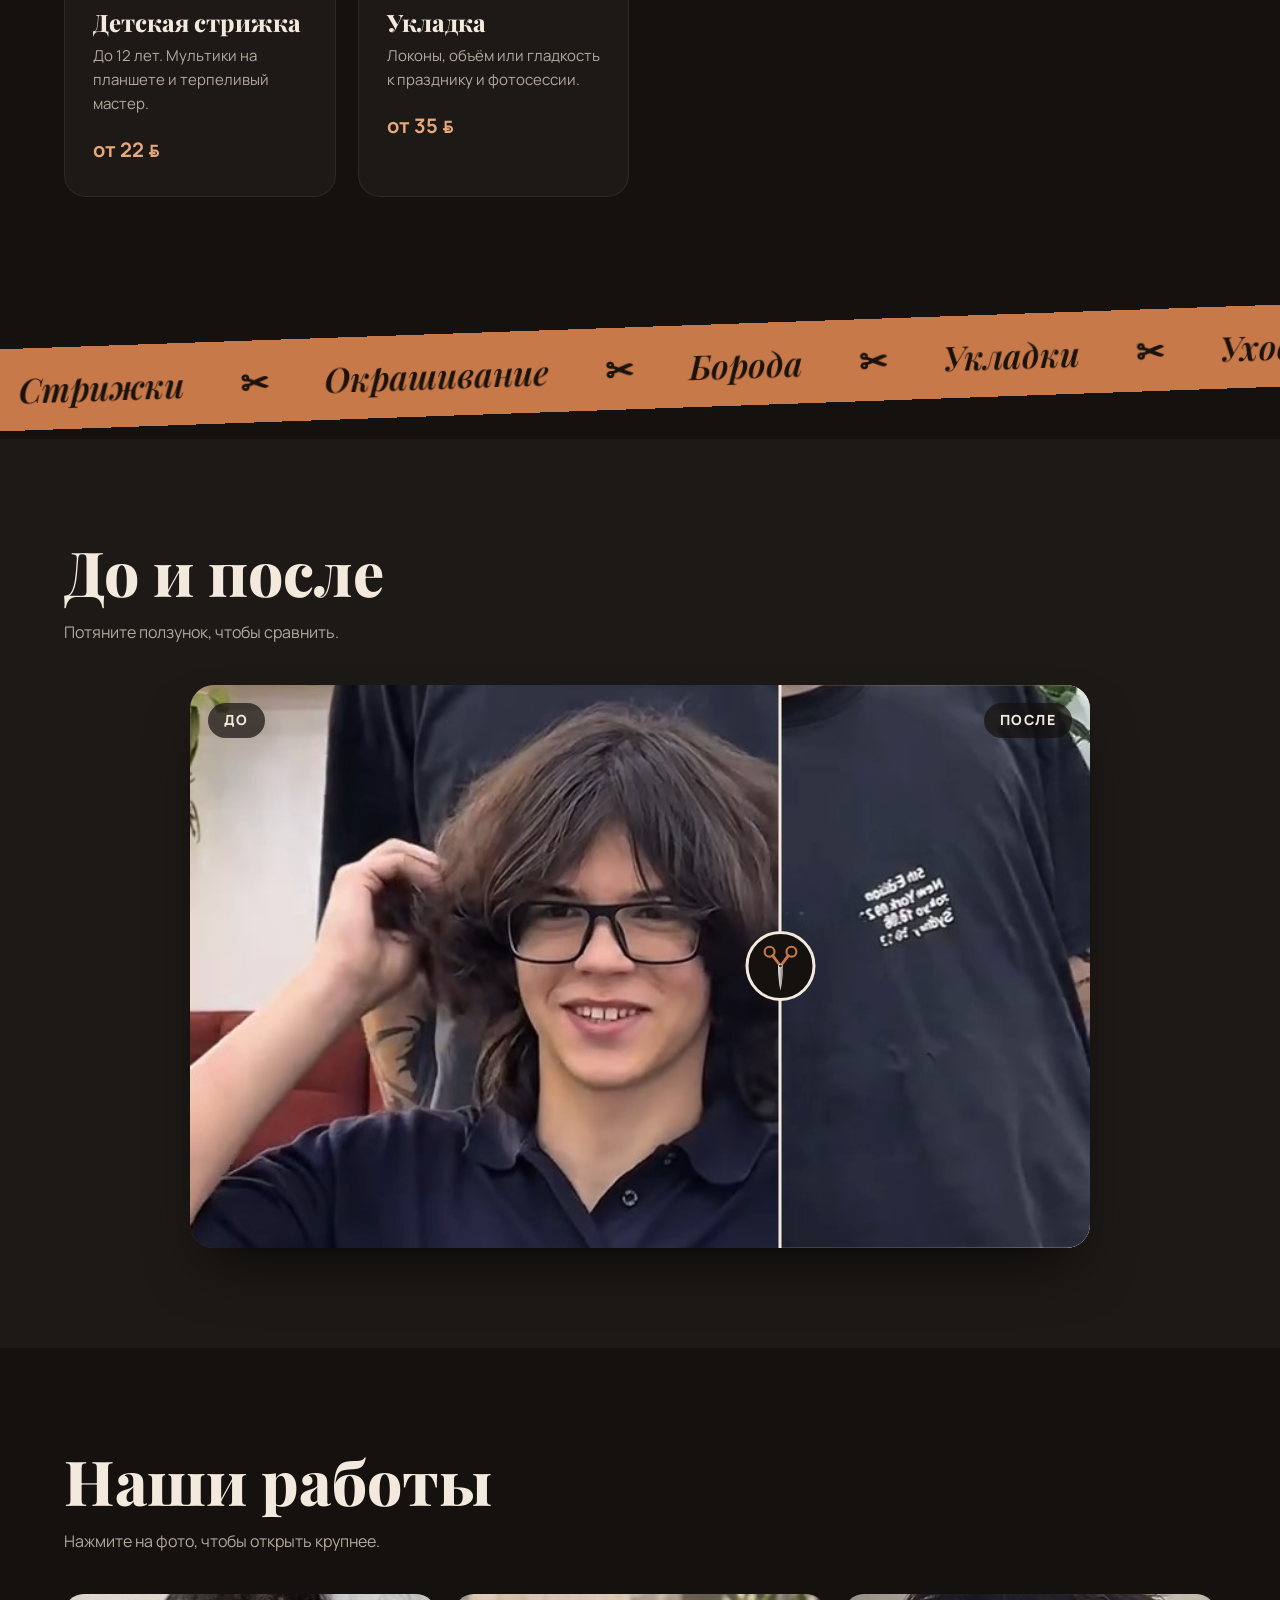
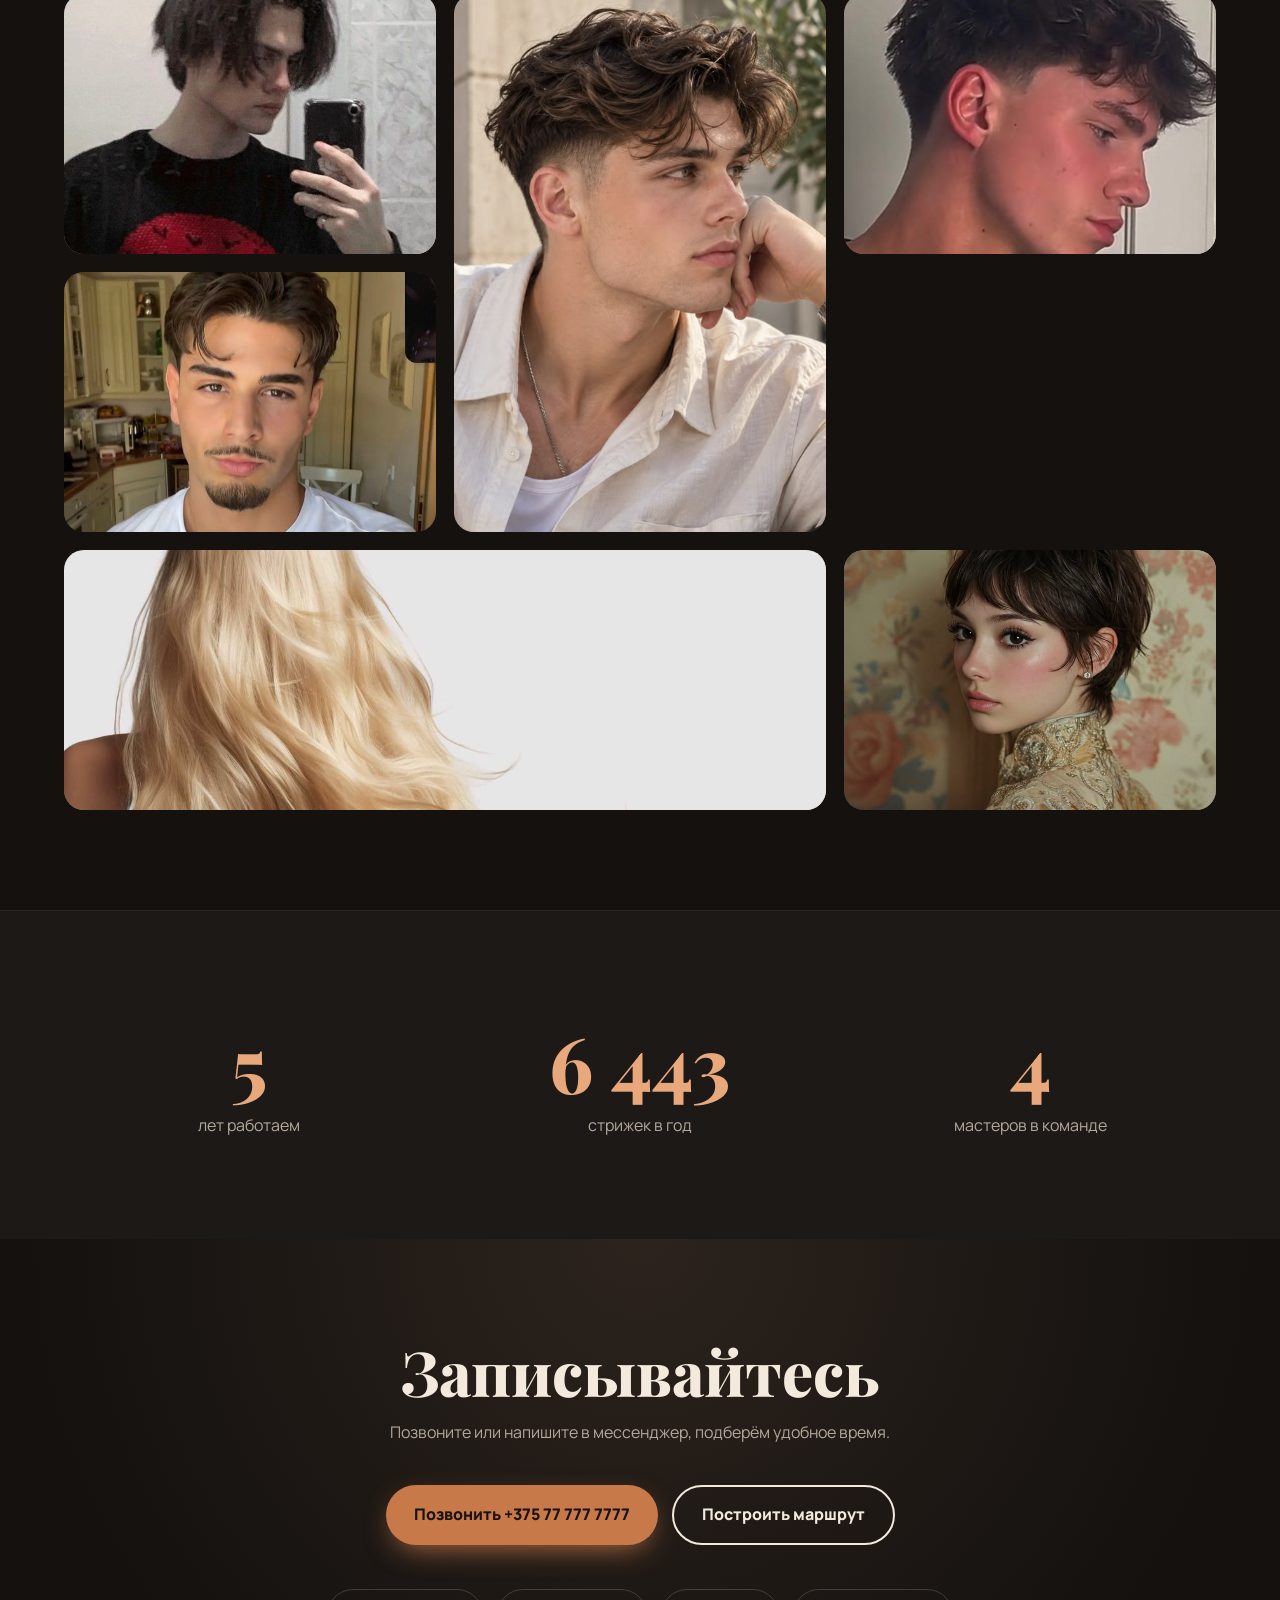
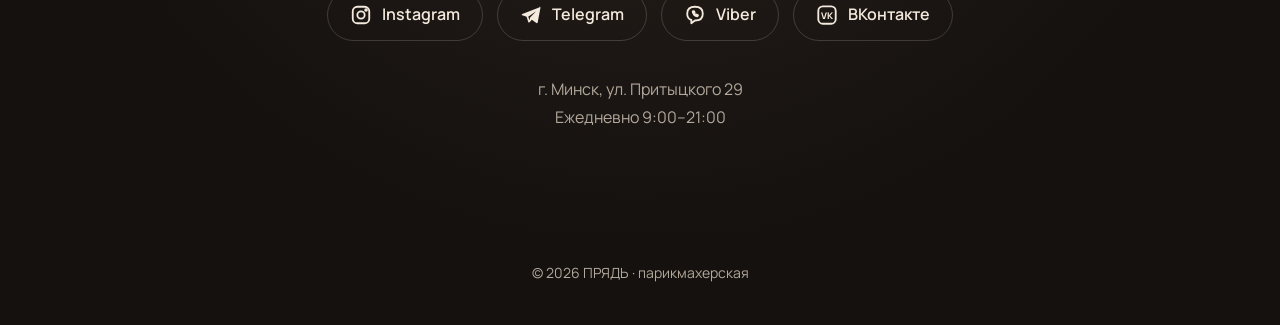
<file: Parikmaherskaya/index.html>
<!DOCTYPE html>
<html lang="ru">
<head>
<meta charset="utf-8">
<meta name="viewport" content="width=device-width, initial-scale=1">
<title>ПРЯДЬ — парикмахерская в Минске</title>
<meta name="description" content="Парикмахерская «Прядь»: мужские и женские стрижки, окрашивание, укладки. Запись по телефону, маршрут на карте.">
<link rel="preconnect" href="https://fonts.googleapis.com">
<link rel="preconnect" href="https://fonts.gstatic.com" crossorigin>
<link href="https://fonts.googleapis.com/css2?family=Playfair+Display:ital,wght@0,600;0,800;1,600&family=Manrope:wght@400;600;800&display=swap" rel="stylesheet">
<link rel="stylesheet" href="style.css">
</head>
<body>

<!-- общий рисунок ножниц, используется в нескольких местах -->
<svg class="defs" width="0" height="0" aria-hidden="true">
  <defs>
    <linearGradient id="steel" x1="0" y1="0" x2="0" y2="1"><stop offset="0" stop-color="#f4f1ec"/><stop offset=".5" stop-color="#b9b4ad"/><stop offset="1" stop-color="#77726b"/></linearGradient>
    <g id="blade">
      <path d="M100 91 C140 91 176 95 194 100 C172 103 136 108 100 109 Z" fill="url(#steel)"/>
      <path d="M100 100 L60 130" stroke="#c8794a" stroke-width="11" stroke-linecap="round"/>
      <circle cx="45" cy="142" r="19" fill="none" stroke="#c8794a" stroke-width="8"/>
    </g>
    <g id="scissors">
      <g class="bl bl--a"><use href="#blade"/></g>
      <g class="bl bl--b"><use href="#blade" transform="matrix(1 0 0 -1 0 200)"/></g>
      <circle cx="100" cy="100" r="7" fill="#2a2420" stroke="#f4f1ec" stroke-width="3"/>
    </g>
  </defs>
</svg>

<header class="nav">
  <a class="logo" href="#hero"><svg viewBox="0 0 200 200"><use href="#scissors"/></svg>ПРЯДЬ</a>
  <nav><a href="#services">Услуги</a><a href="#before">До / после</a><a href="#works">Работы</a><a href="#contacts">Контакты</a></nav>
  <a class="call-mini" href="tel:+375777777777">Позвонить</a>
</header>

<main>
<section id="hero" class="hero">
  <div class="pole" aria-hidden="true"><i></i></div>
  <div class="hero__text">
    <span class="tag">Парикмахерская · Минск</span>
    <h1 class="split">Стрижка,<br>которая <em>тебе</em> идёт</h1>
    <svg class="curl" viewBox="0 0 420 40" aria-hidden="true"><path d="M4 30 C60 4 100 4 140 22 S220 40 260 18 S340 2 416 20"/></svg>
    <p class="lead">Мужские и женские стрижки, окрашивание и укладки. Мастер подберёт форму под лицо и тип волос, а вы просто отдыхаете в кресле.</p>
    <div class="actions">
      <a class="btn btn--main" href="tel:+375777777777"><svg viewBox="0 0 24 24"><path d="M6.6 10.8a15 15 0 0 0 6.6 6.6l2.2-2.2a1 1 0 0 1 1-.25 11 11 0 0 0 3.5.55 1 1 0 0 1 1 1V20a1 1 0 0 1-1 1A17 17 0 0 1 3 4a1 1 0 0 1 1-1h3.5a1 1 0 0 1 1 1c0 1.2.2 2.4.55 3.5a1 1 0 0 1-.25 1z"/></svg>Позвонить</a>
      <a class="btn btn--ghost" target="_blank" rel="noopener" href="https://www.google.com/maps/dir/?api=1&destination=%D1%83%D0%BB.+%D0%9F%D1%80%D0%B8%D1%82%D1%8B%D1%86%D0%BA%D0%BE%D0%B3%D0%BE+29%2C+%D0%9C%D0%B8%D0%BD%D1%81%D0%BA%2C+%D0%91%D0%B5%D0%BB%D0%B0%D1%80%D1%83%D1%81%D1%8C"><svg viewBox="0 0 24 24"><path d="M12 2a7 7 0 0 0-7 7c0 5 7 13 7 13s7-8 7-13a7 7 0 0 0-7-7zm0 9.5A2.5 2.5 0 1 1 12 6.5a2.5 2.5 0 0 1 0 5z"/></svg>Маршрут</a>
    </div>
  </div>
  <div class="hero__art" aria-hidden="true">
    <div class="ring"></div>
    <svg id="bigScissors" class="snip" viewBox="0 0 200 200"><use href="#scissors"/></svg>
    <div class="hairs" id="hairs"></div>
  </div>
</section>

<!-- линия разреза: ножницы режут её по мере прокрутки -->
<div class="cut" aria-hidden="true">
  <div class="cut__done"><i></i><i></i></div>
  <svg class="cut__sc" viewBox="0 0 200 200"><use href="#scissors"/></svg>
</div>

<section id="services" class="sec">
  <h2>Услуги и цены</h2>
  <div class="cards">
    <article class="card"><span class="num">01</span><h3>Мужская стрижка</h3><p>Машинка и ножницы, мытьё головы, укладка воском или глиной.</p><b>от 30 <span class="nbrb-icon">BYN</span></b></article>
    <article class="card"><span class="num">02</span><h3>Женская стрижка</h3><p>Консультация по форме, стрижка, сушка и укладка феном.</p><b>от 45 <span class="nbrb-icon">BYN</span></b></article>
    <article class="card"><span class="num">03</span><h3>Окрашивание</h3><p>В один тон, мелирование, airtouch. Бережные красители без аммиака.</p><b>от 90 <span class="nbrb-icon">BYN</span></b></article>
    <article class="card"><span class="num">04</span><h3>Борода</h3><p>Моделирование контура, горячее полотенце, масло для ухода.</p><b>от 20 <span class="nbrb-icon">BYN</span></b></article>
    <article class="card"><span class="num">05</span><h3>Детская стрижка</h3><p>До 12 лет. Мультики на планшете и терпеливый мастер.</p><b>от 22 <span class="nbrb-icon">BYN</span></b></article>
    <article class="card"><span class="num">06</span><h3>Укладка</h3><p>Локоны, объём или гладкость к празднику и фотосессии.</p><b>от 35 <span class="nbrb-icon">BYN</span></b></article>
  </div>
</section>

<div class="marquee" aria-hidden="true"><div class="marquee__track">
  <span>Стрижки</span><span>Окрашивание</span><span>Борода</span><span>Укладки</span><span>Уход</span><span>Детские стрижки</span>
  <span>Стрижки</span><span>Окрашивание</span><span>Борода</span><span>Укладки</span><span>Уход</span><span>Детские стрижки</span>
</div></div>

<section id="before" class="sec sec--dark">
  <h2>До и после</h2>
  <p class="sub">Потяните ползунок, чтобы сравнить.</p>
  <div class="ba">
    <div class="ba__img ba__img--before" style="--img:url(./images/before.jpg)"><span>До</span></div>
    <div class="ba__img ba__img--after" style="--img:url(./images/after.jpg)"><span>После</span></div>
    <div class="ba__handle"><svg viewBox="0 0 200 200"><use href="#scissors"/></svg></div>
    <input class="ba__range" type="range" min="0" max="100" value="50" aria-label="Сравнение до и после">
  </div>
</section>

<section id="works" class="sec">
  <h2>Наши работы</h2>
  <p class="sub">Нажмите на фото, чтобы открыть крупнее.</p>
  <div class="gal">
    <figure class="ph" style="--img:url(./images/photo1.jpg)"><figcaption>Каре с удлинением</figcaption></figure>
    <figure class="ph ph--tall" style="--img:url(./images/photo2.jpg)"><figcaption>Фейд и текстура</figcaption></figure>
    <figure class="ph" style="--img:url(./images/photo3.jpg)"><figcaption>Мягкие локоны</figcaption></figure>
    <figure class="ph" style="--img:url(./images/photo4.jpg)"><figcaption>Борода и контур</figcaption></figure>
    <figure class="ph ph--wide" style="--img:url(./images/photo5.jpg)"><figcaption>Airtouch, холодный блонд</figcaption></figure>
    <figure class="ph" style="--img:url(./images/photo6.jpg)"><figcaption>Пикси</figcaption></figure>
  </div>
</section>

<section class="sec sec--dark stats">
  <div><b data-to="9">0</b><span>лет работаем</span></div>
  <div><b data-to="12000">0</b><span>стрижек в год</span></div>
  <div><b data-to="7">0</b><span>мастеров в команде</span></div>
</section>

<section id="contacts" class="sec contacts">
  <h2>Записывайтесь</h2>
  <p class="sub">Позвоните или напишите в мессенджер, подберём удобное время.</p>
  <div class="actions actions--center">
    <a class="btn btn--main" href="tel:+375777777777">Позвонить +375 77 777 7777</a>
    <a class="btn btn--ghost" target="_blank" rel="noopener" href="https://www.google.com/maps/dir/?api=1&destination=%D1%83%D0%BB.+%D0%9F%D1%80%D0%B8%D1%82%D1%8B%D1%86%D0%BA%D0%BE%D0%B3%D0%BE+29%2C+%D0%9C%D0%B8%D0%BD%D1%81%D0%BA%2C+%D0%91%D0%B5%D0%BB%D0%B0%D1%80%D1%83%D1%81%D1%8C">Построить маршрут</a>
  </div>
  <ul class="socials">
    <li><a href="https://instagram.com/" target="_blank" rel="noopener" class="soc">
      <svg viewBox="0 0 24 24" fill="none" stroke="currentColor" stroke-width="2"><rect x="3" y="3" width="18" height="18" rx="5"/><circle cx="12" cy="12" r="4"/><circle cx="17.5" cy="6.5" r="1" fill="currentColor"/></svg>
      <span>Instagram</span></a></li>
    <li><a href="https://t.me/" target="_blank" rel="noopener" class="soc">
      <svg viewBox="0 0 24 24" fill="currentColor"><path d="M21.5 3.5 2.5 10.8c-.8.3-.8 1.4 0 1.6l4.7 1.5 1.8 5.6c.2.6 1 .8 1.4.3l2.6-2.5 4.8 3.5c.6.4 1.4.1 1.5-.6l3-16c.1-.8-.6-1.4-1.3-1.1zM9 14l8.5-6.2-6.7 7.3-.3 2.8z"/></svg>
      <span>Telegram</span></a></li>
    <li><a href="viber://chat?number=%2B375777777777" class="soc">
      <svg viewBox="0 0 24 24" fill="none" stroke="currentColor" stroke-width="2" stroke-linejoin="round"><path d="M12 3c5 0 8.5 2.5 8.5 7.5S17 18 12 18l-4 3v-3.6C5 16.3 3.5 14 3.5 10.5 3.5 5.5 7 3 12 3z"/><path d="M9.5 8c0 3 2.5 5.5 5 5.5l.8-1.2-1.6-.9-.8.6c-.8-.4-1.5-1.1-1.9-1.9l.6-.8-.9-1.6z" fill="currentColor"/></svg>
      <span>Viber</span></a></li>
    <li><a href="https://vk.com/" target="_blank" rel="noopener" class="soc">
      <svg viewBox="0 0 24 24"><text x="12" y="16.5" text-anchor="middle" font-family="Manrope, sans-serif" font-size="10" font-weight="800" fill="currentColor">VK</text><rect x="2.5" y="2.5" width="19" height="19" rx="5" fill="none" stroke="currentColor" stroke-width="2"/></svg>
      <span>ВКонтакте</span></a></li>
  </ul>
  <address>г. Минск, ул. Притыцкого 29<br>Ежедневно 9:00–21:00</address>
</section>
</main>

<footer class="foot">© <span id="year"></span> ПРЯДЬ · парикмахерская</footer>
<div class="dock"><a href="tel:+375777777777">Позвонить</a><a target="_blank" rel="noopener" href="https://www.google.com/maps/dir/?api=1&destination=%D1%83%D0%BB.+%D0%9F%D1%80%D0%B8%D1%82%D1%8B%D1%86%D0%BA%D0%BE%D0%B3%D0%BE+29%2C+%D0%9C%D0%B8%D0%BD%D1%81%D0%BA%2C+%D0%91%D0%B5%D0%BB%D0%B0%D1%80%D1%83%D1%81%D1%8C">Маршрут</a></div>

<!-- просмотр фото -->
<div class="lb" id="lb" hidden>
  <button class="lb__x" aria-label="Закрыть">×</button>
  <button class="lb__nav lb__prev" aria-label="Предыдущее фото">‹</button>
  <figure class="lb__fig"><div class="lb__img"></div><figcaption></figcaption></figure>
  <button class="lb__nav lb__next" aria-label="Следующее фото">›</button>
</div>

<script src="script.js"></script>
</body>
</html>
</file>
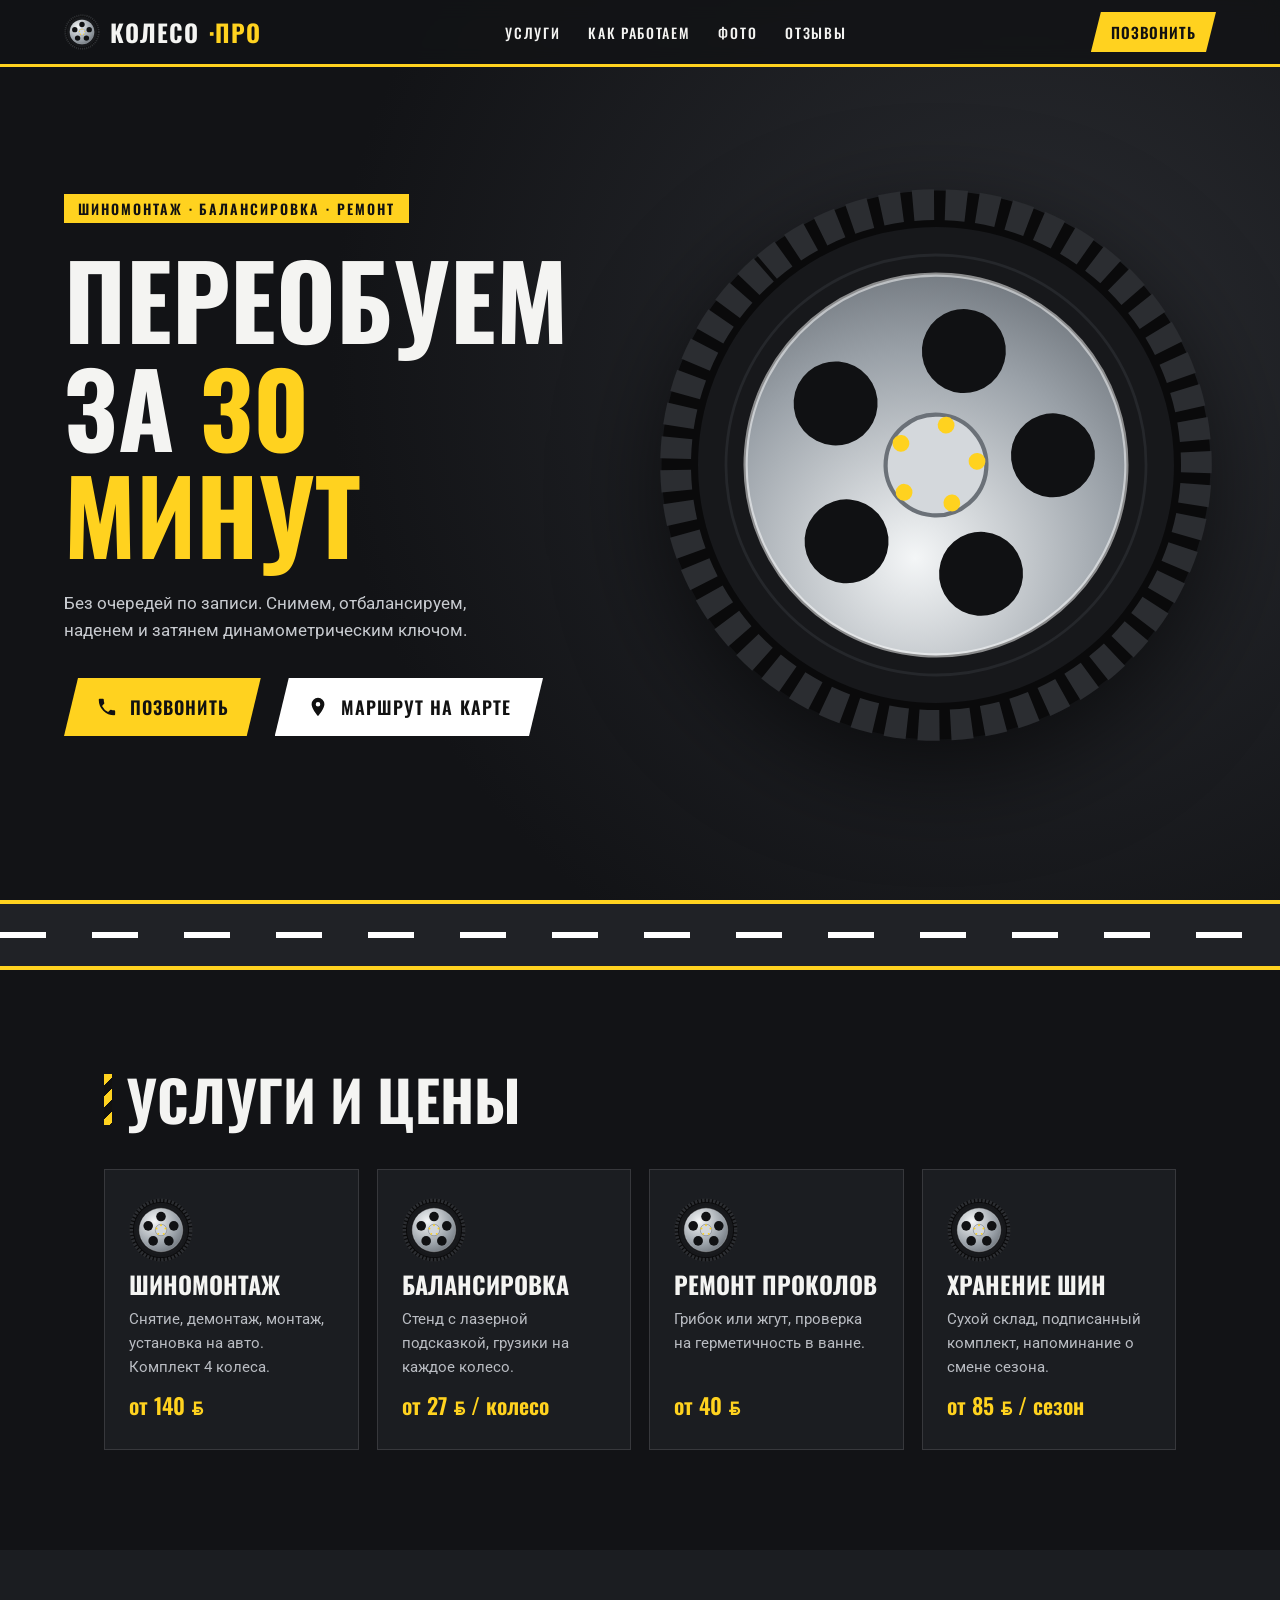
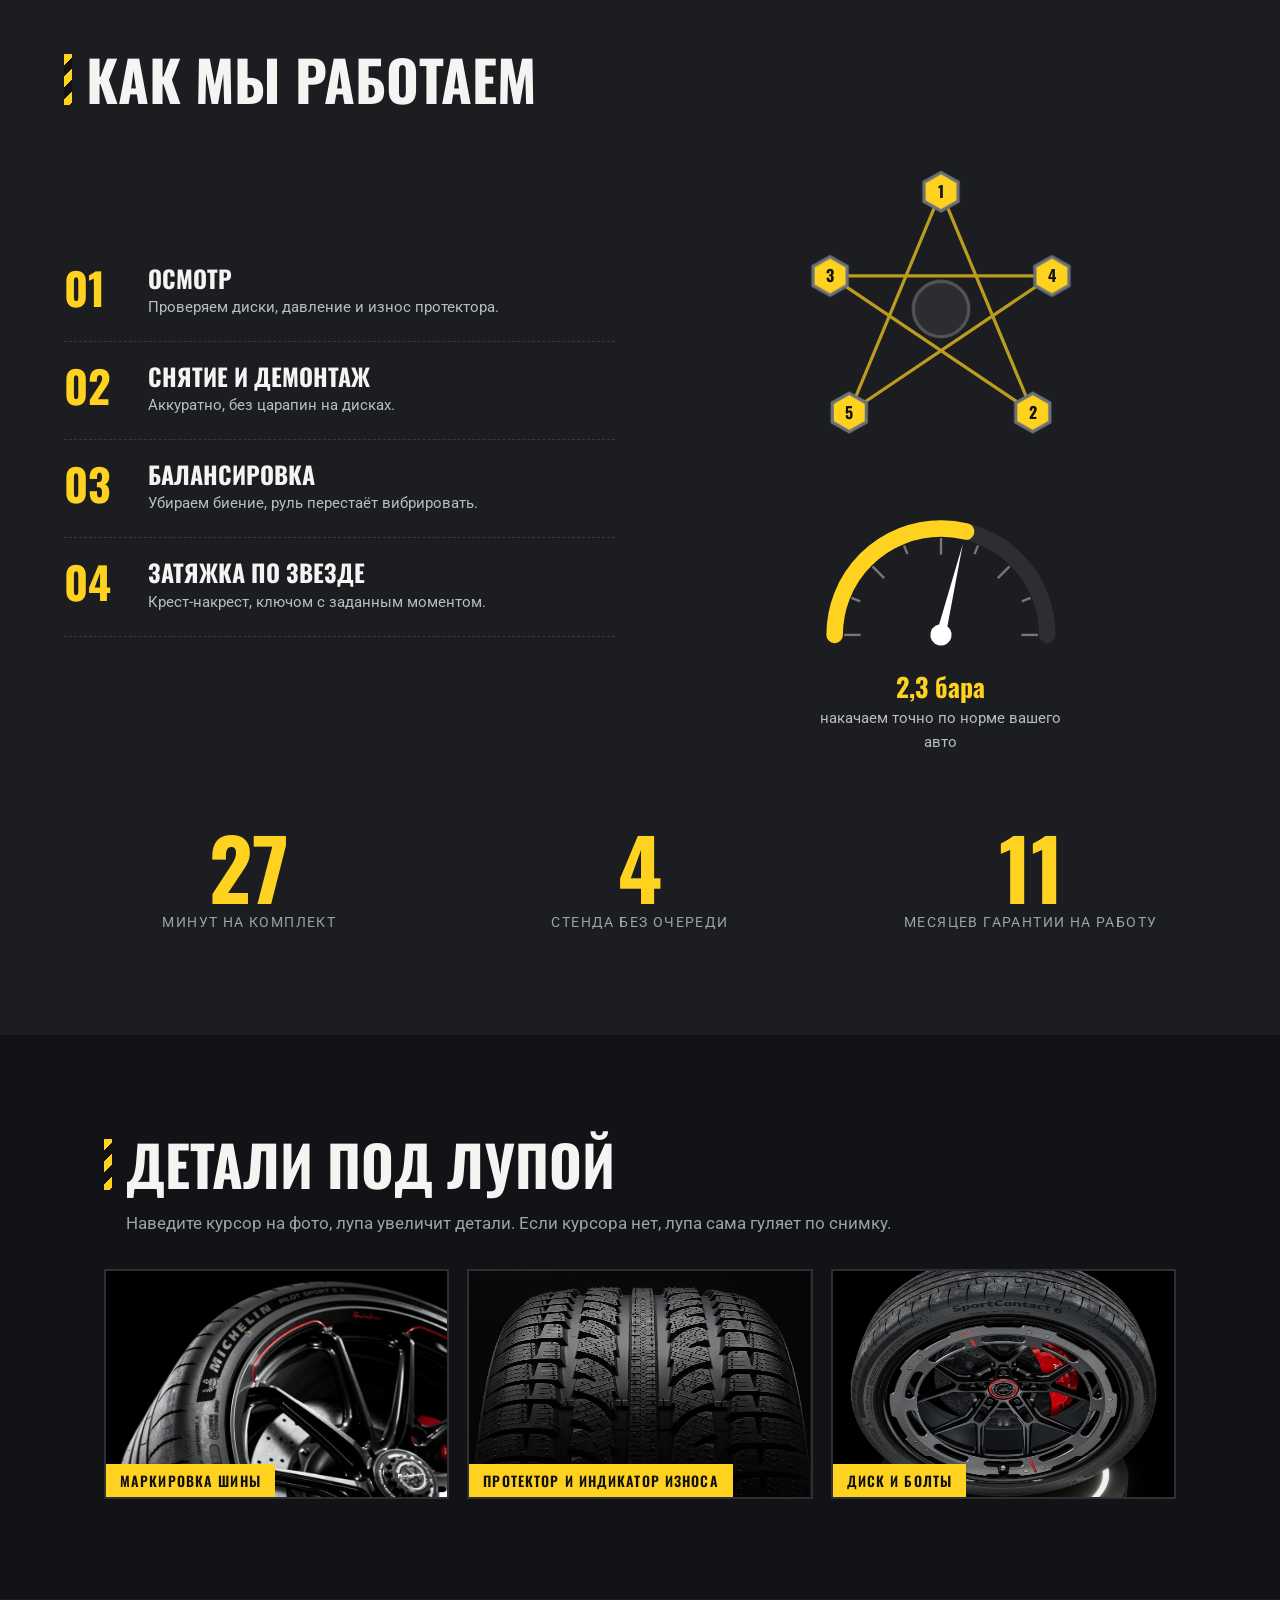
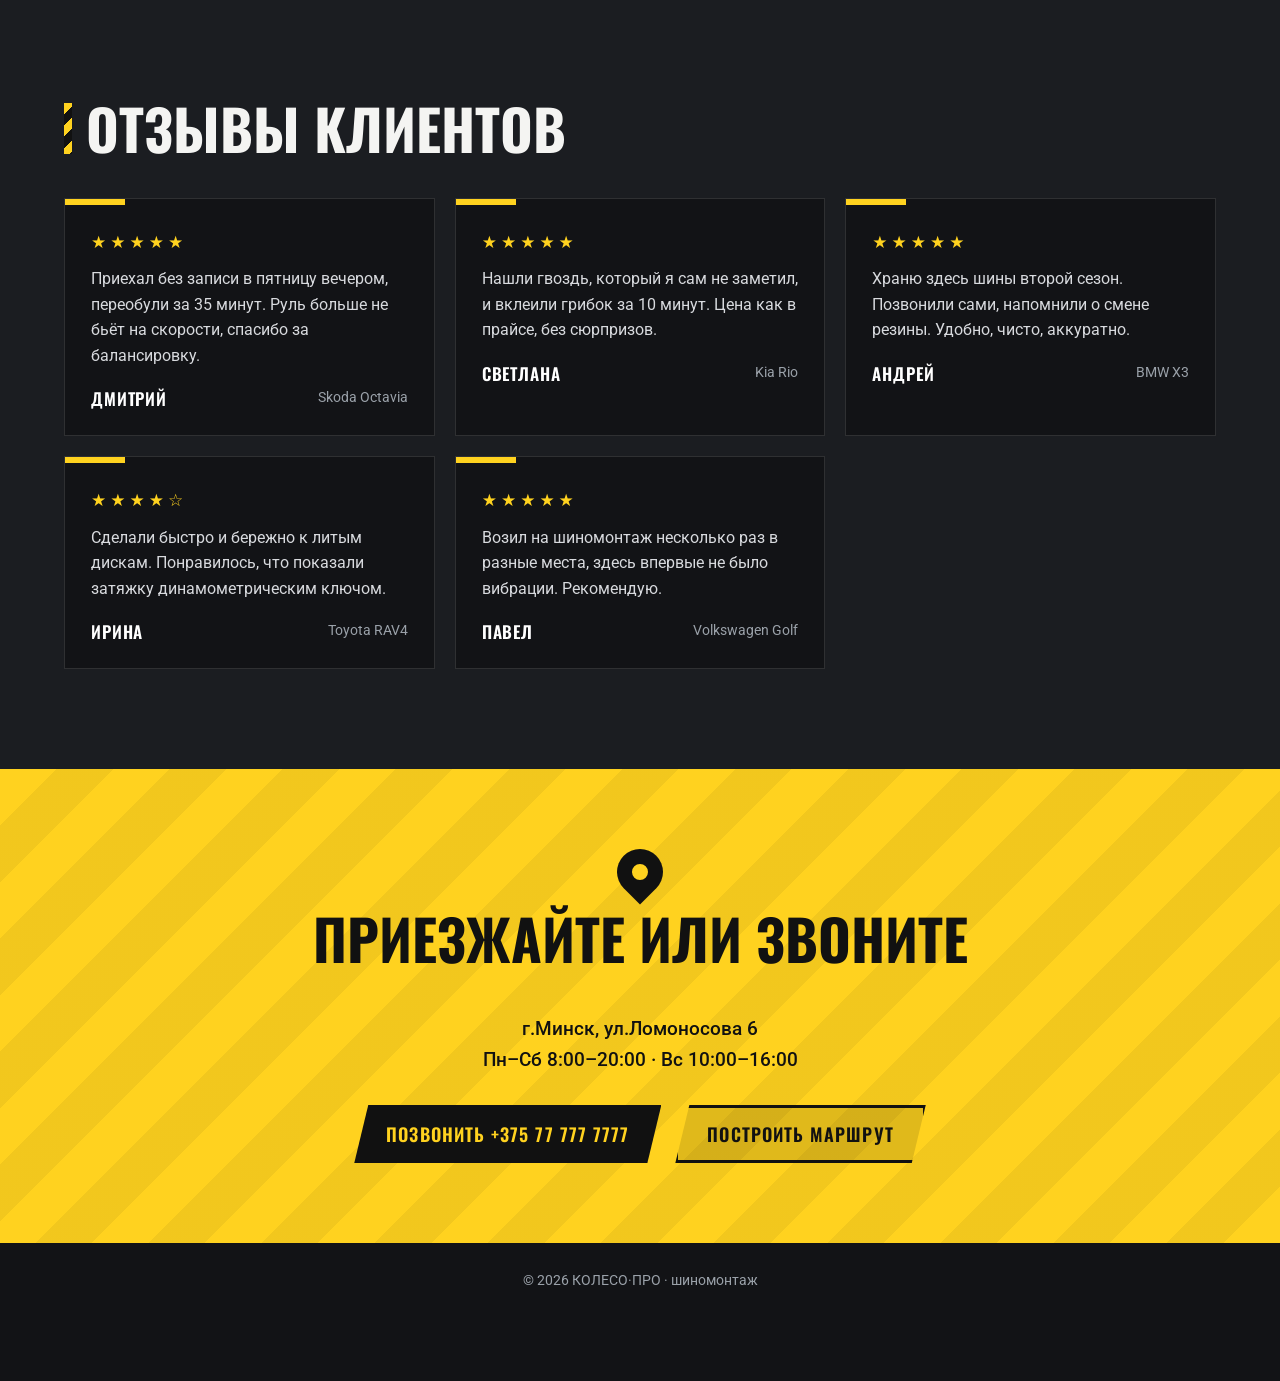
<file: Shinomontazh/index.html>
<!DOCTYPE html>
<html lang="ru">
<head>
<meta charset="utf-8">
<meta name="viewport" content="width=device-width, initial-scale=1">
<title>КОЛЕСО·ПРО — шиномонтаж без очередей</title>
<meta name="description" content="Шиномонтаж и балансировка за 30 минут. Звоните и записывайтесь, маршрут на карте.">
<link rel="preconnect" href="https://fonts.googleapis.com">
<link rel="preconnect" href="https://fonts.gstatic.com" crossorigin>
<link href="https://fonts.googleapis.com/css2?family=Oswald:wght@500;600;700&family=Roboto:wght@400;500&display=swap" rel="stylesheet">
<link rel="stylesheet" href="style.css">
</head>
<body>

<!-- общий рисунок колеса, используется в нескольких местах -->
<svg class="defs" width="0" height="0" aria-hidden="true">
  <defs>
    <radialGradient id="rimg" cx=".35" cy=".3" r=".9"><stop offset="0" stop-color="#f4f6f7"/><stop offset=".6" stop-color="#9aa1a8"/><stop offset="1" stop-color="#5c6269"/></radialGradient>
    <g id="tire">
      <circle cx="200" cy="200" r="196" fill="#0a0a0b"/>
      <circle cx="200" cy="200" r="186" fill="none" stroke="#2b2d31" stroke-width="22" stroke-dasharray="15 8"/>
      <circle cx="200" cy="200" r="170" fill="#17181b"/>
      <circle cx="200" cy="200" r="150" fill="none" stroke="#25272b" stroke-width="2"/>
      <circle cx="200" cy="200" r="136" fill="url(#rimg)"/>
      <circle cx="200" cy="200" r="136" fill="none" stroke="#fff" stroke-opacity=".5" stroke-width="3"/>
      <g fill="#101113"><circle cx="200" cy="116" r="30"/><circle cx="280" cy="174" r="30"/><circle cx="249" cy="268" r="30"/><circle cx="151" cy="268" r="30"/><circle cx="120" cy="174" r="30"/></g>
      <circle cx="200" cy="200" r="36" fill="#d4d8dc" stroke="#6b7178" stroke-width="3"/>
      <g fill="#ffd21f"><circle cx="200" cy="170" r="6"/><circle cx="228" cy="191" r="6"/><circle cx="217" cy="224" r="6"/><circle cx="183" cy="224" r="6"/><circle cx="172" cy="191" r="6"/></g>
    </g>
  </defs>
</svg>

<header class="nav">
  <a class="logo" href="#hero"><svg viewBox="0 0 400 400"><use href="#tire"/></svg>КОЛЕСО<b>·ПРО</b></a>
  <nav><a href="#services">Услуги</a><a href="#process">Как работаем</a><a href="#photos">Фото</a><a href="#reviews">Отзывы</a></nav>
  <a class="call-mini" href="tel:+375777777777">Позвонить</a>
</header>

<main>
<section id="hero" class="hero">
  <div class="hero__text">
    <p class="tag">Шиномонтаж · балансировка · ремонт</p>
    <h1>Переобуем<br>за <span class="hl">30 минут</span></h1>
    <p class="lead">Без очередей по записи. Снимем, отбалансируем, наденем и затянем динамометрическим ключом.</p>
    <div class="actions">
      <a class="btn btn--y" href="tel:+375777777777"><svg viewBox="0 0 24 24"><path d="M6.6 10.8a15 15 0 0 0 6.6 6.6l2.2-2.2a1 1 0 0 1 1-.25 11 11 0 0 0 3.5.55 1 1 0 0 1 1 1V20a1 1 0 0 1-1 1A17 17 0 0 1 3 4a1 1 0 0 1 1-1h3.5a1 1 0 0 1 1 1c0 1.200.2 2.400.55 3.500a1 1 0 0 1-.25 1z"/></svg>Позвонить</a>
      <a class="btn btn--o" target="_blank" rel="noopener" href="https://www.google.com/maps/dir/?api=1&destination=%D1%83%D0%BB.+%D0%9B%D0%BE%D0%BC%D0%BE%D0%BD%D0%BE%D1%81%D0%BE%D0%B2%D0%B0+6%2C+%D0%9C%D0%B8%D0%BD%D1%81%D0%BA%2C+%D0%91%D0%B5%D0%BB%D0%B0%D1%80%D1%83%D1%81%D1%8C"><svg viewBox="0 0 24 24"><path d="M12 2a7 7 0 0 0-7 7c0 5 7 13 7 13s7-8 7-13a7 7 0 0 0-7-7zm0 9.500A2.500 2.500 0 1 1 12 6.500a2.500 2.500 0 0 1 0 5z"/></svg>Маршрут на карте</a>
    </div>
  </div>
  <div class="hero__wheel"><svg id="bigWheel" viewBox="0 0 400 400" aria-label="Вращающееся колесо"><g id="spin"><use href="#tire"/></g></svg><span class="hint"></span></div>
</section>

<div class="road" aria-hidden="true"><div class="roll"></div></div>

<section id="services" class="sec">
  <h2>Услуги и цены</h2>
  <div class="cards">
    <article class="card"><svg class="mini" viewBox="0 0 400 400"><use href="#tire"/></svg><h3>Шиномонтаж</h3><p>Снятие, демонтаж, монтаж, установка на авто. Комплект 4 колеса.</p><b>от 140 <span class="nbrb-icon">BYN</span></b></article>
    <article class="card"><svg class="mini" viewBox="0 0 400 400"><use href="#tire"/></svg><h3>Балансировка</h3><p>Стенд с лазерной подсказкой, грузики на каждое колесо.</p><b>от 27 <span class="nbrb-icon">BYN</span> / колесо</b></article>
    <article class="card"><svg class="mini" viewBox="0 0 400 400"><use href="#tire"/></svg><h3>Ремонт проколов</h3><p>Грибок или жгут, проверка на герметичность в ванне.</p><b>от 40 <span class="nbrb-icon">BYN</span></b></article>
    <article class="card"><svg class="mini" viewBox="0 0 400 400"><use href="#tire"/></svg><h3>Хранение шин</h3><p>Сухой склад, подписанный комплект, напоминание о смене сезона.</p><b>от 85 <span class="nbrb-icon">BYN</span> / сезон</b></article>
  </div>
</section>

<section id="process" class="sec sec--dark">
  <h2>Как мы работаем</h2>
  <div class="proc">
    <ol class="steps">
      <li><i>01</i><div><h3>Осмотр</h3><p>Проверяем диски, давление и износ протектора.</p></div></li>
      <li><i>02</i><div><h3>Снятие и демонтаж</h3><p>Аккуратно, без царапин на дисках.</p></div></li>
      <li><i>03</i><div><h3>Балансировка</h3><p>Убираем биение, руль перестаёт вибрировать.</p></div></li>
      <li><i>04</i><div><h3>Затяжка по звезде</h3><p>Крест-накрест, ключом с заданным моментом.</p></div></li>
    </ol>
    <div class="viz">
      <svg class="star" viewBox="0 0 300 300" aria-label="Порядок затяжки болтов">
        <path class="star__line" d="M150 40 L236 247 L46 119 L254 119 L64 247 Z"/>
        <g class="nuts">
          <g class="nut" style="--o:0"><polygon points="150,22 166,31 166,49 150,58 134,49 134,31"/><text x="150" y="46">1</text></g>
          <g class="nut" style="--o:1"><polygon points="236,229 252,238 252,256 236,265 220,256 220,238"/><text x="236" y="253">2</text></g>
          <g class="nut" style="--o:2"><polygon points="46,101 62,110 62,128 46,137 30,128 30,110"/><text x="46" y="125">3</text></g>
          <g class="nut" style="--o:3"><polygon points="254,101 270,110 270,128 254,137 238,128 238,110"/><text x="254" y="125">4</text></g>
          <g class="nut" style="--o:4"><polygon points="64,229 80,238 80,256 64,265 48,256 48,238"/><text x="64" y="253">5</text></g>
        </g>
        <circle cx="150" cy="150" r="26" class="hub"/>
      </svg>
      <div class="gauge">
        <svg viewBox="0 0 220 130" aria-label="Манометр 2,3 бара">
          <path d="M20 115 A90 90 0 0 1 200 115" class="arc"/>
          <path d="M20 115 A90 90 0 0 1 200 115" class="arc arc--fill"/>
          <g class="ticks"></g>
          <g class="needle"><path d="M110 115 L106 115 L110 36 L114 115Z"/><circle cx="110" cy="115" r="9"/></g>
        </svg>
        <p><b>2,3 бара</b> накачаем точно по норме вашего авто</p>
      </div>
    </div>
  </div>
  <div class="stats">
    <div><b data-to="30">0</b><span>минут на комплект</span></div>
    <div><b data-to="4">0</b><span>стенда без очереди</span></div>
    <div><b data-to="12">0</b><span>месяцев гарантии на работу</span></div>
  </div>
</section>

<section id="photos" class="sec">
  <h2>Детали под лупой</h2>
  <p class="sub">Наведите курсор на фото, лупа увеличит детали. Если курсора нет, лупа сама гуляет по снимку.</p>
  <div class="gal">
    <figure class="zoom" data-img="./images/photo1.jpg" role="img" aria-label="Боковина шины с маркировкой"><figcaption>Маркировка шины</figcaption></figure>
    <figure class="zoom" data-img="./images/photo2.jpg" role="img" aria-label="Протектор шины"><figcaption>Протектор и индикатор износа</figcaption></figure>
    <figure class="zoom" data-img="./images/photo3.jpg" role="img" aria-label="Тормозной диск и колёсные болты"><figcaption>Диск и болты</figcaption></figure>
  </div>
</section>

<section id="reviews" class="sec sec--dark">
  <h2>Отзывы клиентов</h2>
  <div class="rev-grid">
    <blockquote class="rev"><div class="stars">★★★★★</div><p>Приехал без записи в пятницу вечером, переобули за 35 минут. Руль больше не бьёт на скорости, спасибо за балансировку.</p><footer><b>Дмитрий</b><span>Skoda Octavia</span></footer></blockquote>
    <blockquote class="rev"><div class="stars">★★★★★</div><p>Нашли гвоздь, который я сам не заметил, и вклеили грибок за 10 минут. Цена как в прайсе, без сюрпризов.</p><footer><b>Светлана</b><span>Kia Rio</span></footer></blockquote>
    <blockquote class="rev"><div class="stars">★★★★★</div><p>Храню здесь шины второй сезон. Позвонили сами, напомнили о смене резины. Удобно, чисто, аккуратно.</p><footer><b>Андрей</b><span>BMW X3</span></footer></blockquote>
    <blockquote class="rev"><div class="stars">★★★★☆</div><p>Сделали быстро и бережно к литым дискам. Понравилось, что показали затяжку динамометрическим ключом.</p><footer><b>Ирина</b><span>Toyota RAV4</span></footer></blockquote>
    <blockquote class="rev"><div class="stars">★★★★★</div><p>Возил на шиномонтаж несколько раз в разные места, здесь впервые не было вибрации. Рекомендую.</p><footer><b>Павел</b><span>Volkswagen Golf</span></footer></blockquote>
  </div>
</section>

<section id="contacts" class="sec contacts">
  <div class="cbox">
    <div class="pin" aria-hidden="true"><i></i></div>
    <h2>Приезжайте или звоните</h2>
    <address>г.Минск, ул.Ломоносова 6<br>Пн–Сб 8:00–20:00 · Вс 10:00–16:00</address>
    <div class="actions">
      <a class="btn btn--k" href="tel:+375777777777">Позвонить +375 77 777 7777</a>
      <a class="btn btn--line" target="_blank" rel="noopener" href="https://www.google.com/maps/dir/?api=1&destination=%D1%83%D0%BB.+%D0%9B%D0%BE%D0%BC%D0%BE%D0%BD%D0%BE%D1%81%D0%BE%D0%B2%D0%B0+6%2C+%D0%9C%D0%B8%D0%BD%D1%81%D0%BA%2C+%D0%91%D0%B5%D0%BB%D0%B0%D1%80%D1%83%D1%81%D1%8C">Построить маршрут</a>
    </div>
  </div>
</section>
</main>

<footer class="foot">© <span id="year"></span> КОЛЕСО·ПРО · шиномонтаж</footer>
<div class="dock"><a href="tel:+375777777777">Позвонить</a><a target="_blank" rel="noopener" href="https://www.google.com/maps/dir/?api=1&destination=%D1%83%D0%BB.+%D0%9B%D0%BE%D0%BC%D0%BE%D0%BD%D0%BE%D1%81%D0%BE%D0%B2%D0%B0+6%2C+%D0%9C%D0%B8%D0%BD%D1%81%D0%BA%2C+%D0%91%D0%B5%D0%BB%D0%B0%D1%80%D1%83%D1%81%D1%8C">Маршрут</a></div>

<script src="script.js"></script>
</body>
</html>
</file>
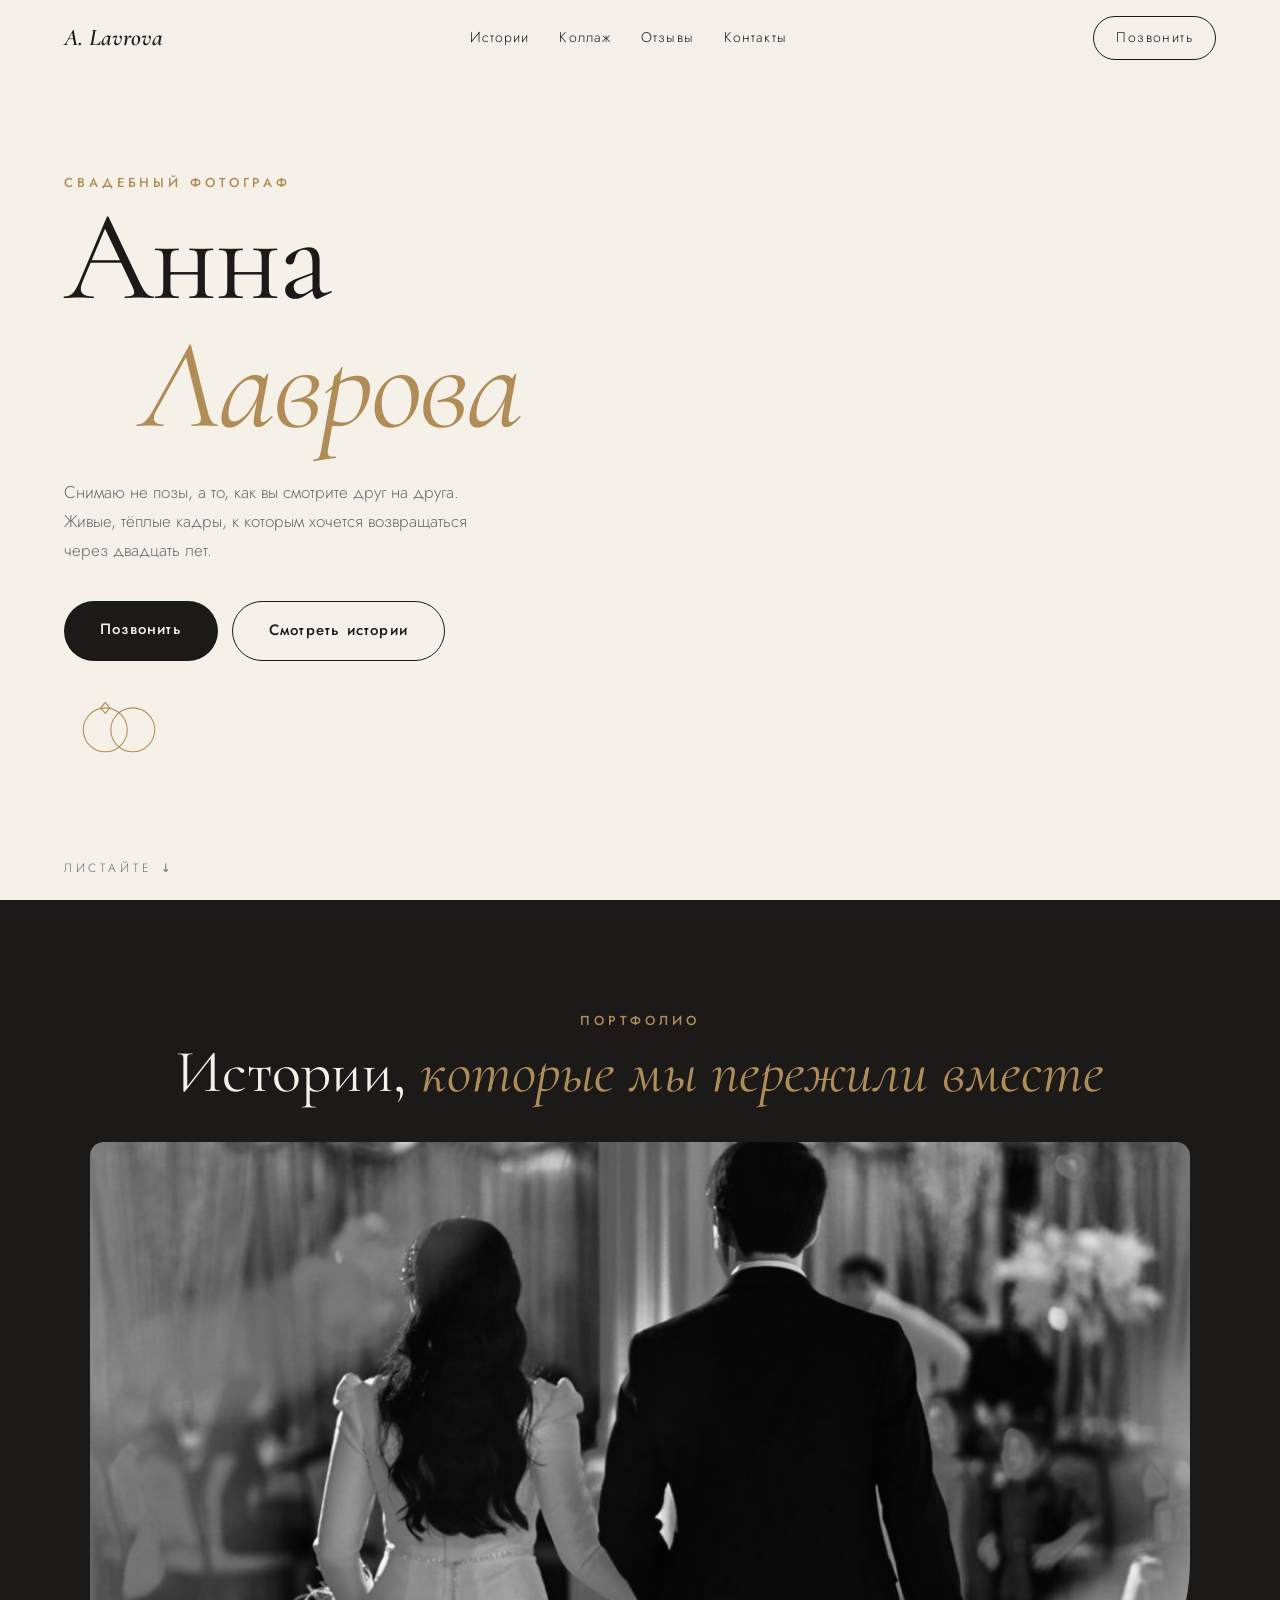
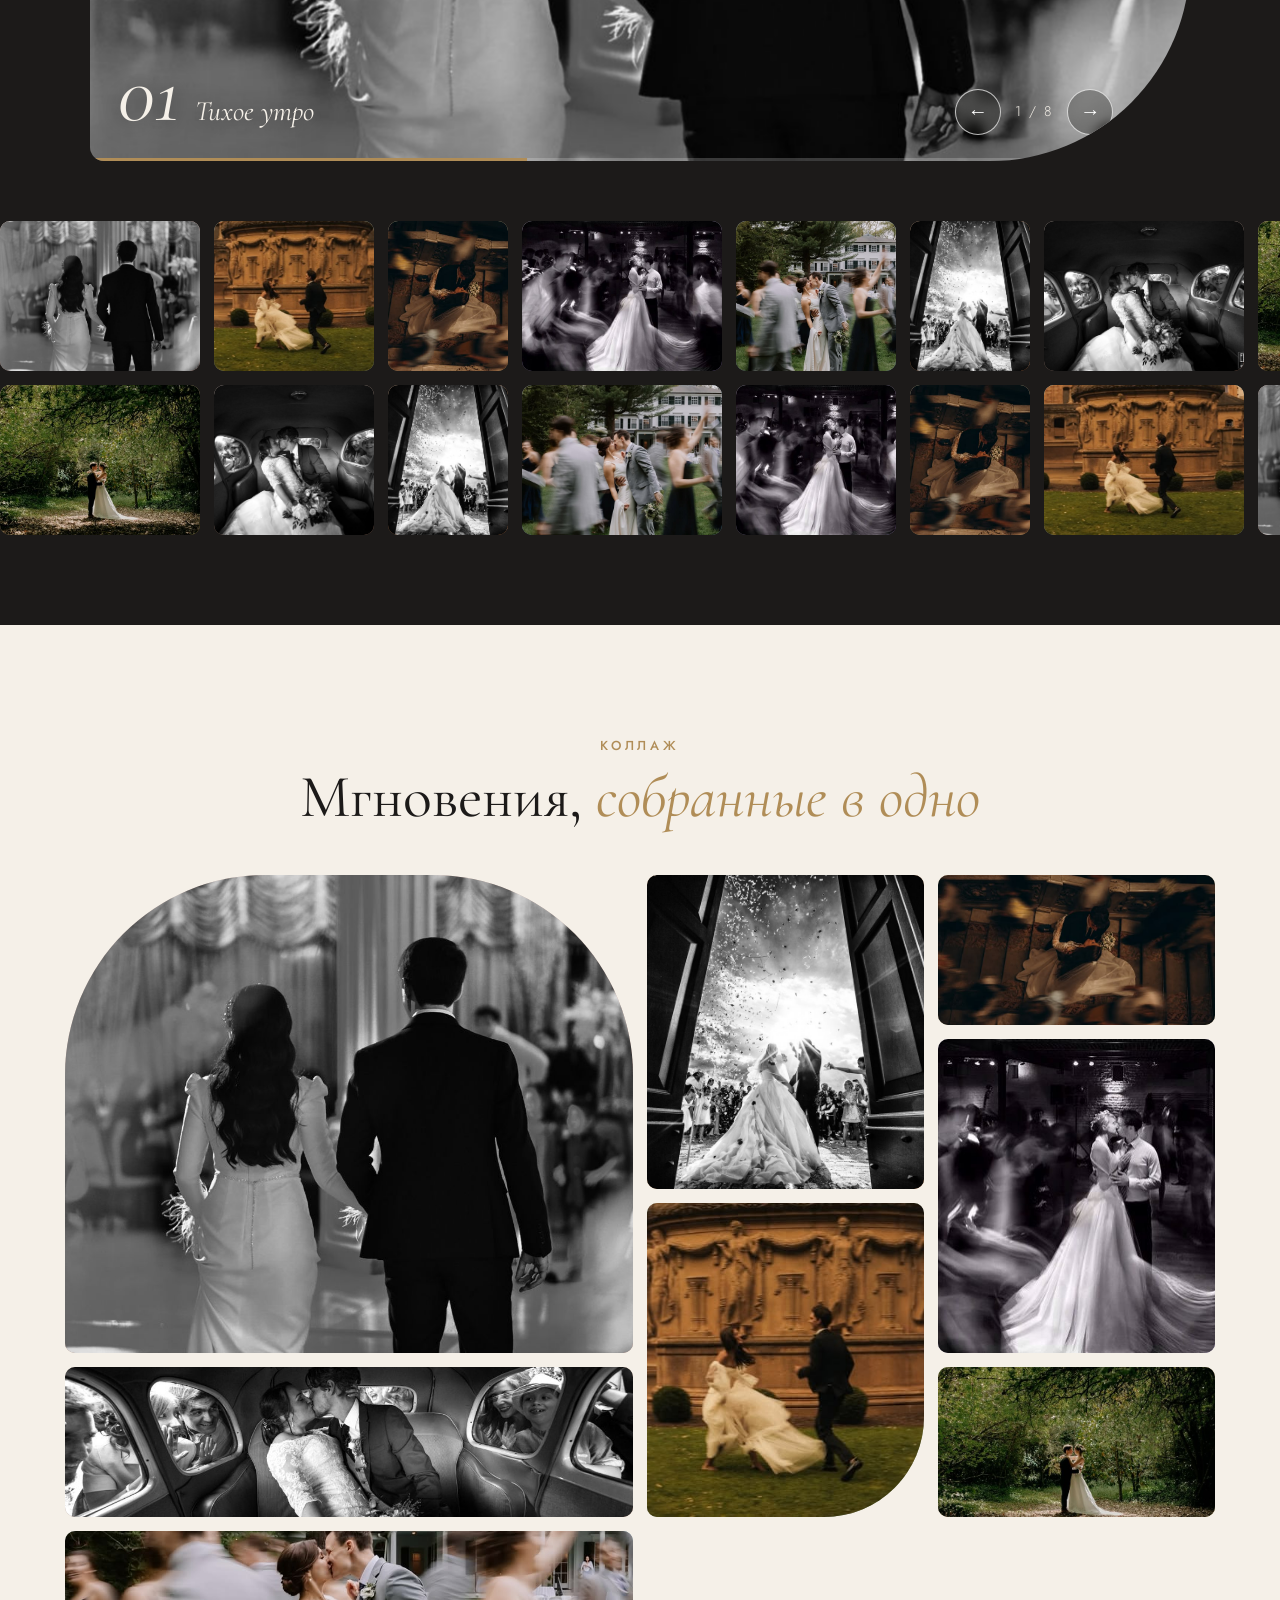
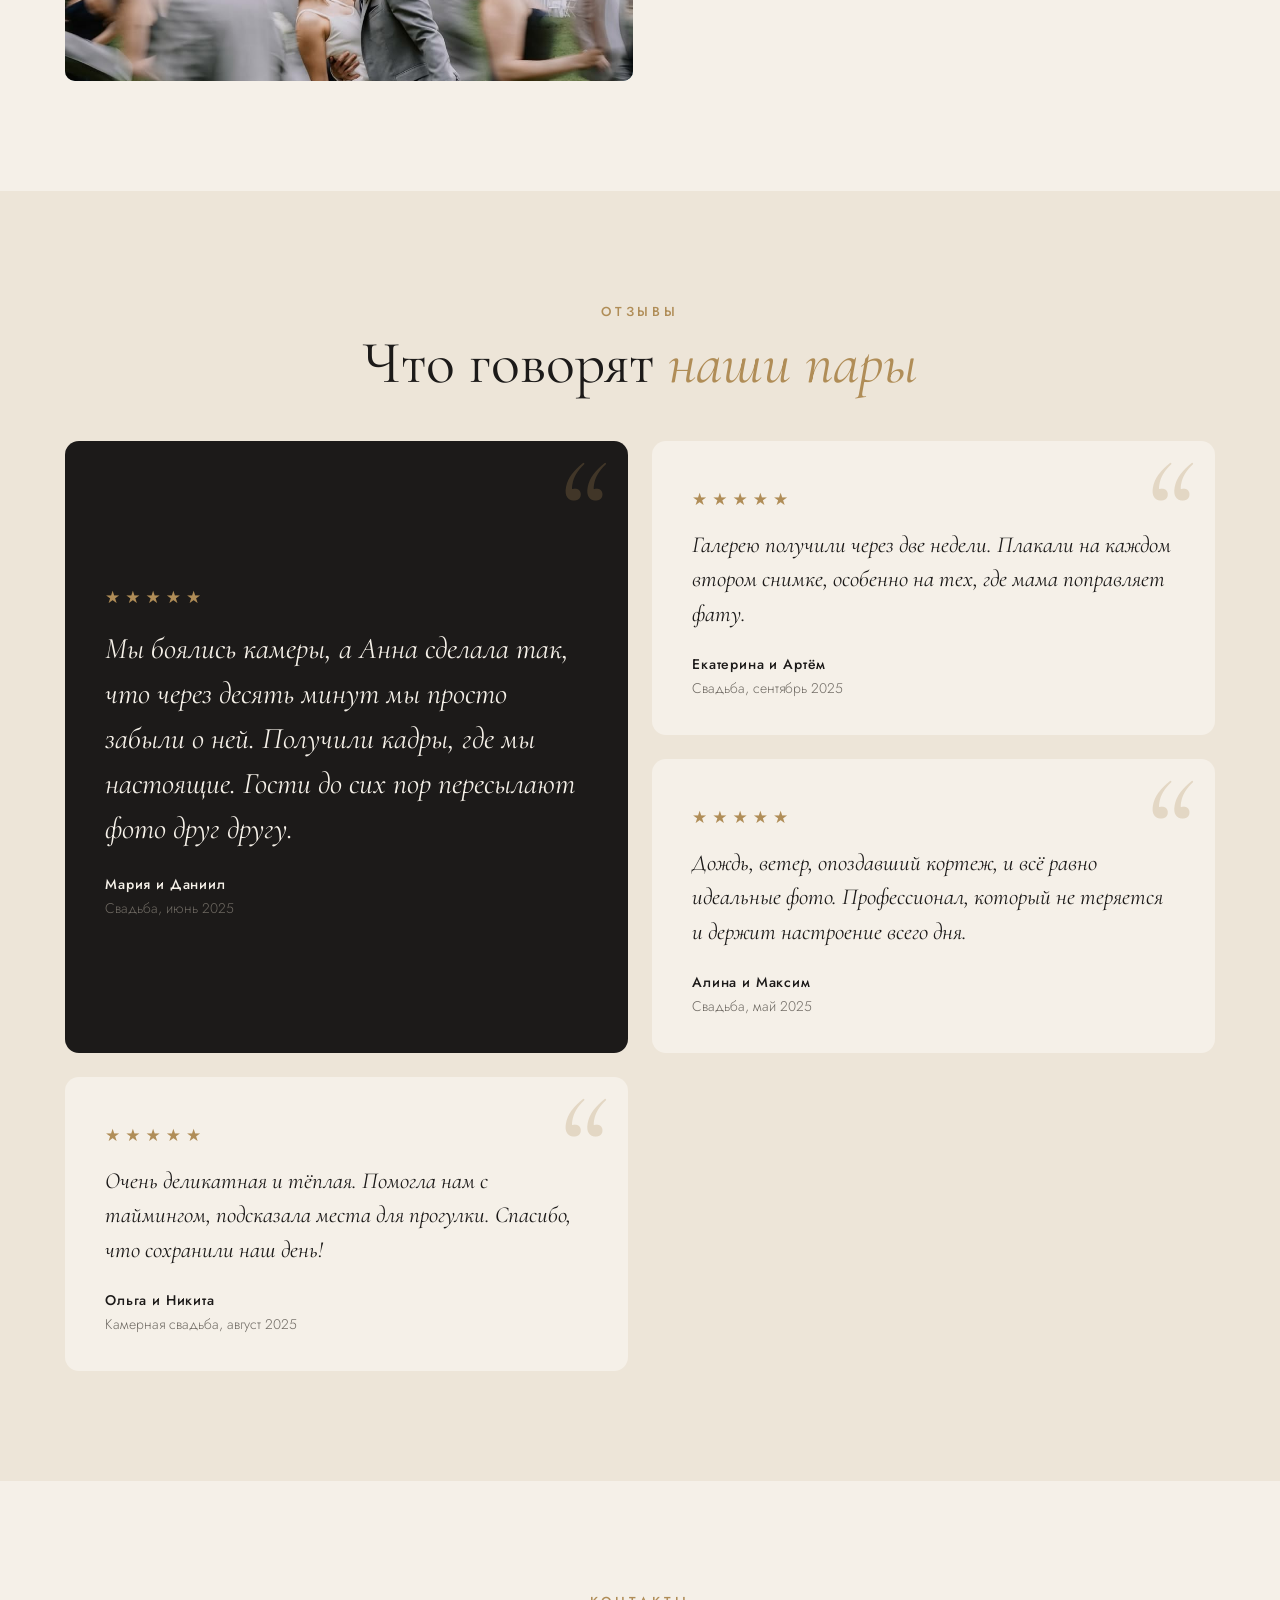
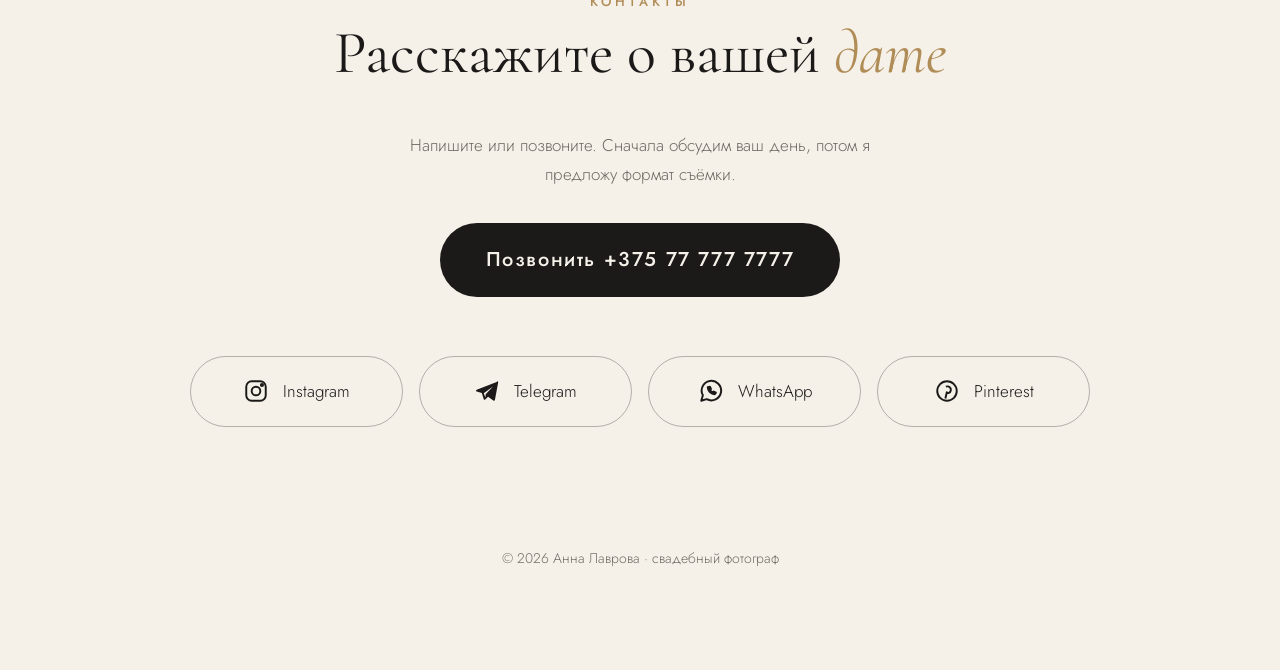
<file: SvadebniyPhotograph/index.html>
<!DOCTYPE html>
<html lang="ru">
<head>
<meta charset="utf-8">
<meta name="viewport" content="width=device-width, initial-scale=1">
<title>Анна Лаврова — свадебный фотограф</title>
<meta name="description" content="Свадебный фотограф Анна Лаврова: живые истории любви, портфолио, отзывы пар. Запись на дату по звонку.">
<link rel="preconnect" href="https://fonts.googleapis.com">
<link rel="preconnect" href="https://fonts.gstatic.com" crossorigin>
<link href="https://fonts.googleapis.com/css2?family=Cormorant+Garamond:ital,wght@0,400;0,600;1,400;1,600&family=Jost:wght@300;400;500&display=swap" rel="stylesheet">
<link rel="stylesheet" href="style.css">
</head>
<body>
<div class="petals" id="petals" aria-hidden="true"></div>

<header class="nav">
  <a class="nav__logo" href="#hero">A. Lavrova</a>
  <nav><a href="#stories">Истории</a><a href="#collage">Коллаж</a><a href="#reviews">Отзывы</a><a href="#contacts">Контакты</a></nav>
  <a class="nav__call" href="tel:+375777777777">Позвонить</a>
</header>

<main>
<!-- HERO -->
<section id="hero" class="hero">
  <div class="hero__text">
    <p class="eyebrow">Свадебный фотограф</p>
    <h1 id="title" aria-label="Анна Лаврова"><span class="l1">Анна</span><br><em class="l2">Лаврова</em></h1>
    <p class="hero__lead">Снимаю не позы, а то, как вы смотрите друг на друга. Живые, тёплые кадры, к которым хочется возвращаться через двадцать лет.</p>
    <div class="actions">
      <a class="btn btn--fill" href="tel:+375777777777">Позвонить</a>
      <a class="btn btn--line" href="#stories">Смотреть истории</a>
    </div>
    <svg class="rings" viewBox="0 0 120 70" aria-hidden="true"><circle cx="45" cy="38" r="24"/><circle cx="75" cy="38" r="24"/><path d="M45 8l5 6-5 6-5-6z"/></svg>
  </div>
  <span class="scroll" aria-hidden="true">листайте ↓</span>
</section>

<!-- SLIDER -->
<section id="stories" class="stories">
  <div class="head rv"><p class="eyebrow">Портфолио</p><h2>Истории, <em>которые мы пережили вместе</em></h2></div>
  <div class="stage rv" id="stage">
    <div class="stage__slides" id="slides"></div>
    <div class="stage__cap"><span id="num">01</span><b id="cap"></b></div>
    <div class="stage__ctl">
      <button id="prev" aria-label="Назад">←</button>
      <span id="count"></span>
      <button id="next" aria-label="Вперёд">→</button>
    </div>
    <div class="stage__bar"><i id="bar"></i></div>
  </div>
  <div class="strip" aria-hidden="true">
    <div class="strip__row" id="row1"></div>
    <div class="strip__row strip__row--rev" id="row2"></div>
  </div>
</section>

<!-- COLLAGE -->
<section id="collage" class="collage">
  <div class="head rv"><p class="eyebrow">Коллаж</p><h2>Мгновения, <em>собранные в одно</em></h2></div>
  <div class="mosaic" id="mosaic"></div>
</section>

<!-- REVIEWS -->
<section id="reviews" class="reviews">
  <div class="head rv"><p class="eyebrow">Отзывы</p><h2>Что говорят <em>наши пары</em></h2></div>
  <div class="rev-grid">
    <blockquote class="rev rv"><div class="stars">★★★★★</div><p>Мы боялись камеры, а Анна сделала так, что через десять минут мы просто забыли о ней. Получили кадры, где мы настоящие. Гости до сих пор пересылают фото друг другу.</p><footer><b>Мария и Даниил</b><span>Свадьба, июнь 2025</span></footer></blockquote>
    <blockquote class="rev rv"><div class="stars">★★★★★</div><p>Галерею получили через две недели. Плакали на каждом втором снимке, особенно на тех, где мама поправляет фату.</p><footer><b>Екатерина и Артём</b><span>Свадьба, сентябрь 2025</span></footer></blockquote>
    <blockquote class="rev rv"><div class="stars">★★★★★</div><p>Дождь, ветер, опоздавший кортеж, и всё равно идеальные фото. Профессионал, который не теряется и держит настроение всего дня.</p><footer><b>Алина и Максим</b><span>Свадьба, май 2025</span></footer></blockquote>
    <blockquote class="rev rv"><div class="stars">★★★★★</div><p>Очень деликатная и тёплая. Помогла нам с таймингом, подсказала места для прогулки. Спасибо, что сохранили наш день!</p><footer><b>Ольга и Никита</b><span>Камерная свадьба, август 2025</span></footer></blockquote>
  </div>
</section>

<!-- CONTACTS -->
<section id="contacts" class="contacts">
  <div class="head rv"><p class="eyebrow">Контакты</p><h2>Расскажите о вашей <em>дате</em></h2></div>
  <p class="contacts__lead rv">Напишите или позвоните. Сначала обсудим ваш день, потом я предложу формат съёмки.</p>
  <a class="btn btn--fill big rv" href="tel:+375777777777">Позвонить +375 77 777 7777</a>
  <ul class="socials">
    <li class="rv"><a class="soc" href="https://instagram.com/" target="_blank" rel="noopener"><svg viewBox="0 0 24 24" fill="none" stroke="currentColor" stroke-width="1.8"><rect x="3" y="3" width="18" height="18" rx="5"/><circle cx="12" cy="12" r="4"/><circle cx="17.5" cy="6.5" r="1" fill="currentColor"/></svg><span>Instagram</span></a></li>
    <li class="rv"><a class="soc" href="https://t.me/" target="_blank" rel="noopener"><svg viewBox="0 0 24 24" fill="currentColor"><path d="M21.5 3.5 2.5 10.8c-.8.3-.8 1.4 0 1.6l4.7 1.5 1.8 5.600c.2.600 1 .8 1.400.3l2.600-2.500 4.800 3.500c.6.400 1.400.1 1.500-.6l3-16c.1-.8-.6-1.400-1.300-1.100zM9 14l8.500-6.200-6.700 7.300-.3 2.800z"/></svg><span>Telegram</span></a></li>
    <li class="rv"><a class="soc" href="https://wa.me/+375777777777" target="_blank" rel="noopener"><svg viewBox="0 0 24 24" fill="none" stroke="currentColor" stroke-width="1.8" stroke-linejoin="round"><path d="M3 21l1.500-5A9 9 0 1 1 8 19.500z"/><path d="M9 8.500c0 3.500 3 6.500 6.500 6.500l1-1.500-2-1-1 .8c-1-.5-1.800-1.300-2.300-2.300l.8-1-1-2z" fill="currentColor"/></svg><span>WhatsApp</span></a></li>
    <li class="rv"><a class="soc" href="https://pinterest.com/" target="_blank" rel="noopener"><svg viewBox="0 0 24 24" fill="none" stroke="currentColor" stroke-width="1.8"><circle cx="12" cy="12" r="9"/><path d="M11 8c3-1 5 1 4.500 3.500-.5 2.500-3 3-3.500 1.500M12 12.500 10.500 19"/></svg><span>Pinterest</span></a></li>
  </ul>
</section>
</main>

<footer class="foot">© <span id="year"></span> Анна Лаврова · свадебный фотограф</footer>
<div class="dock"><a href="tel:+375777777777">Позвонить</a><a href="#contacts">Соцсети</a></div>

<script src="script.js"></script>
</body>
</html>
</file>
<file: style.css>
:root{
  --bg:#0a0a12; --panel:#12121f; --violet:#7b5cf0; --violet-2:#9a82ff;
  --white:#f5f5f8; --muted:#a9b0d6; --line:rgba(123,92,240,.35);
}
*{box-sizing:border-box;margin:0}
html{scroll-behavior:smooth}
body{min-height:100vh;background:var(--bg);color:var(--white);
  font:400 17px/1.65 Montserrat,system-ui,sans-serif;overflow-x:hidden}
a{color:inherit;text-decoration:none}
:focus-visible{outline:3px solid var(--violet-2);outline-offset:3px}

/* фон */
.bg{position:fixed;inset:0;z-index:-1;
  background-image:linear-gradient(rgba(123,92,240,.06) 1px,transparent 1px),linear-gradient(90deg,rgba(123,92,240,.06) 1px,transparent 1px);
  background-size:56px 56px;
  mask-image:radial-gradient(ellipse at 50% 20%,#000 20%,transparent 75%)}
.glow{position:fixed;border-radius:50%;filter:blur(90px);opacity:.45;animation:drift 14s ease-in-out infinite alternate}
.g1{width:42vw;height:42vw;background:var(--violet);top:-12vw;left:-10vw}
.g2{width:30vw;height:30vw;background:#4a35b8;bottom:-10vw;right:-6vw;animation-delay:-6s}
@keyframes drift{to{transform:translate(6vw,5vh) scale(1.12)}}

/* header */
.header{position:sticky;top:0;z-index:10;display:flex;justify-content:space-between;align-items:center;
  padding:12px clamp(16px,5vw,64px);background:rgba(10,10,18,.75);backdrop-filter:blur(14px);
  border-bottom:1px solid rgba(123,92,240,.2)}
.brand{display:flex;align-items:center;gap:14px}
.brand img{width:56px;height:56px;border-radius:50%;box-shadow:0 0 0 2px var(--line),0 0 24px rgba(123,92,240,.45);
  transition:transform .6s cubic-bezier(.3,1.5,.5,1)}
.brand:hover img{transform:rotate(360deg) scale(1.06)}
.brand__name{font-weight:800;font-size:clamp(20px,3vw,26px);letter-spacing:-.01em}
.brand__name b{color:var(--violet)}
.header__cta{padding:10px 22px;border:1.5px solid var(--violet);border-radius:999px;font-weight:700;font-size:15px;
  transition:background .25s,box-shadow .25s}
.header__cta:hover{background:var(--violet);box-shadow:0 0 24px rgba(123,92,240,.6)}

/* about */
.about{max-width:860px;margin:0 auto;padding:clamp(56px,10vw,120px) clamp(16px,5vw,32px) 40px;text-align:center}
.about__tag{display:inline-block;padding:6px 16px;border:1px solid var(--line);border-radius:999px;
  color:var(--muted);font-weight:500;font-size:14px;letter-spacing:.14em;margin-bottom:24px;
  animation:rise .8s both}
h1{font-weight:800;font-size:clamp(32px,6vw,64px);line-height:1.08;letter-spacing:-.025em;animation:rise .8s .1s both}
.about__text{max-width:640px;margin:24px auto 0;color:var(--muted);animation:rise .8s .2s both}
.facts{list-style:none;padding:0;display:flex;flex-wrap:wrap;justify-content:center;gap:12px 32px;margin-top:36px;
  color:var(--muted);font-size:15px;animation:rise .8s .3s both}
.facts b{color:var(--violet-2);font-size:1.3em;margin-right:4px}
@keyframes rise{from{opacity:0;transform:translateY(24px)}to{opacity:1;transform:none}}

/* works */
.works{max-width:1180px;margin:0 auto;padding:40px clamp(16px,5vw,32px) 80px}
h2{font-weight:800;font-size:clamp(24px,3.5vw,36px);margin-bottom:28px;text-align:center}
.grid{display:grid;grid-template-columns:1fr;gap:22px}

.card{--mx:50%;--my:50%;position:relative;display:flex;flex-direction:column;gap:14px;min-height:260px;
  padding:28px;border-radius:26px;background:var(--panel);border:1px solid var(--line);overflow:hidden;
  transition:transform .25s ease-out,border-color .3s,box-shadow .3s}
.card::before{content:"";position:absolute;inset:0;pointer-events:none;opacity:0;transition:opacity .3s;
  background:radial-gradient(320px circle at var(--mx) var(--my),rgba(123,92,240,.28),transparent 70%)}
.card:hover{border-color:var(--violet);box-shadow:0 18px 50px rgba(123,92,240,.28)}
.card:hover::before{opacity:1}
.card__swatch{height:74px;border-radius:16px;position:relative}
.card__swatch::after{content:"</>";position:absolute;right:14px;bottom:8px;font-weight:800;color:rgba(255,255,255,.7)}
.card h3{font-size:22px;font-weight:800}
.card p{color:var(--muted);font-size:15px;flex:1}
.card__go{display:inline-flex;align-items:center;gap:10px;align-self:flex-start;padding:12px 24px;border-radius:999px;
  background:var(--violet);font-weight:700;transition:gap .25s,background .25s}
.card:hover .card__go{gap:16px;background:var(--violet-2)}
.card--soon{border-style:dashed;opacity:.65;pointer-events:none}
.card--soon .card__go{background:transparent;border:1.5px dashed var(--line);color:var(--muted)}

.footer{display:flex;align-items:center;justify-content:center;gap:10px;padding:32px 16px;
  color:var(--muted);font-size:14px;border-top:1px solid rgba(123,92,240,.15)}
.footer img{border-radius:50%}

/* планшет */
@media (min-width:640px){.grid{grid-template-columns:repeat(2,1fr)}}
/* ПК */
@media (min-width:1024px){.grid{grid-template-columns:repeat(3,1fr)}}
/* телефон */
@media (max-width:480px){
  .brand img{width:44px;height:44px}
  .header__cta{padding:8px 16px;font-size:14px}
  .card{min-height:0;padding:22px}
}
@media (prefers-reduced-motion:reduce){*,*::before,*::after{animation:none!important;transition:none!important}}
</file>
<file: BeautySalon/style.css>
:root{
  --plum:#2b1630; --blush:#fbe6ee; --orchid:#b83a8e; --pistachio:#c4dcb9; --paper:#fff8fb;
  --radius:28px;
}
*{box-sizing:border-box;margin:0}
html{scroll-behavior:smooth;scroll-padding-top:72px}
body{font:400 17px/1.6 Manrope,system-ui,sans-serif;background:var(--paper);color:var(--plum)}
a{color:inherit;text-decoration:none}
:focus-visible{outline:3px solid var(--orchid);outline-offset:3px}

@font-face {
    font-family: "nbrb";
    src: url("./fonts/nbrb.woff2") format("woff2"),
         url("./fonts/nbrb.woff") format("woff"),
         url("./fonts/nbrb.ttf") format("truetype");
    unicode-range: U+E901, U+42, U+59, U+4E;
}

.nbrb-icon {
    font-family: "nbrb" !important;
    font-style: normal;
    font-weight: bold;    
    line-height: 1;
    -webkit-font-smoothing: antialiased;
    -moz-osx-font-smoothing: grayscale;
}

.nbrb-icon-byn:before {
    content: "\e901";
}

/* header */
.top{position:fixed;inset:0 0 auto;z-index:20;display:flex;justify-content:space-between;align-items:center;
  padding:14px 5vw;background:rgba(255,248,251,.85);backdrop-filter:blur(10px)}
.logo{font:700 18px Unbounded,sans-serif;color:var(--orchid)}
.top nav{display:flex;gap:24px;font-weight:600;font-size:15px}
.top nav a{position:relative}
.top nav a::after{content:"";position:absolute;left:0;bottom:-4px;width:100%;height:2px;background:var(--orchid);
  transform:scaleX(0);transform-origin:left;transition:transform .3s}
.top nav a:hover::after{transform:scaleX(1)}

/* hero */
.hero{position:relative;min-height:100svh;display:grid;align-items:center;padding:110px 5vw 60px;overflow:hidden;
  background:linear-gradient(160deg,var(--blush) 0%,#f5c9dd 60%,var(--pistachio) 130%)}
.hero__text{position:relative;max-width:620px;z-index:1}
.hero__tag{font-weight:800;color:var(--orchid);margin-bottom:14px}
h1{font:700 clamp(34px,6.5vw,68px)/1.08 Unbounded,sans-serif;letter-spacing:-.02em;
  animation:rise .9s cubic-bezier(.2,.8,.2,1) both}
.hero__lead{margin:20px 0 32px;max-width:460px;animation:rise .9s .15s cubic-bezier(.2,.8,.2,1) both}
.actions{display:flex;flex-wrap:wrap;gap:14px;animation:rise .9s .3s cubic-bezier(.2,.8,.2,1) both}
@keyframes rise{from{opacity:0;transform:translateY(28px)}to{opacity:1;transform:none}}

/* капли лака */
.drops i{position:absolute;border-radius:50% 50% 50% 50%/60% 60% 40% 40%;background:var(--orchid);opacity:.9;
  animation:float 7s ease-in-out infinite}
.drops i:nth-child(1){width:min(34vw,320px);aspect-ratio:.8;right:6vw;top:18vh}
.drops i:nth-child(2){width:min(18vw,170px);aspect-ratio:.8;right:26vw;bottom:10vh;background:var(--plum);animation-delay:-2s}
.drops i:nth-child(3){width:min(12vw,110px);aspect-ratio:.8;right:3vw;bottom:14vh;background:var(--pistachio);animation-delay:-4s}
.drops i:nth-child(4){width:60px;aspect-ratio:.8;right:38vw;top:16vh;background:#fff;animation-delay:-1s}
@keyframes float{50%{transform:translateY(-22px) rotate(4deg)}}

/* buttons */
.btn{display:inline-flex;align-items:center;gap:10px;padding:16px 30px;border-radius:999px;font-weight:800;
  transition:transform .25s,box-shadow .25s,background .25s,color .25s}
.btn svg{width:20px;height:20px;fill:currentColor}
.btn--main{background:var(--plum);color:#fff;box-shadow:0 8px 0 var(--orchid)}
.btn--main:hover{transform:translateY(4px);box-shadow:0 4px 0 var(--orchid)}
.btn--main:active{transform:translateY(8px);box-shadow:0 0 0 var(--orchid)}
.btn--ghost{border:2px solid var(--plum)}
.btn--ghost:hover{background:var(--plum);color:#fff}

/* sections */
.section{padding:96px 5vw;max-width:1100px;margin:auto}
.section--tint{max-width:none;background:var(--blush)}
.section--tint>*{max-width:1000px;margin-inline:auto}
h2{font:700 clamp(26px,4vw,40px)/1.15 Unbounded,sans-serif;margin-bottom:32px}
.muted{opacity:.75;margin:-16px 0 32px}

.prices{list-style:none;padding:0;max-width:700px}
.prices li{display:flex;justify-content:space-between;gap:16px;padding:18px 0;border-bottom:1.5px dashed rgba(43,22,48,.25);
  transition:padding .3s,color .3s}
.prices li:hover{padding-left:14px;color:var(--orchid)}
.prices b{white-space:nowrap}

/* slider */
.slider{position:relative;border-radius:var(--radius);overflow:hidden;aspect-ratio:16/9;box-shadow:0 20px 50px rgba(184,58,142,.25)}
.slider__track{display:flex;height:100%;transition:transform .7s cubic-bezier(.7,0,.2,1)}
.slide{flex:0 0 100%;position:relative;display:grid;place-items:end start;padding:28px}
.slide img{position:absolute;inset:0;width:100%;height:100%;object-fit:cover}
.slide span{position:relative;font:700 clamp(16px,3vw,26px) Unbounded,sans-serif;background:#fff;padding:10px 20px;border-radius:999px}
/* Заглушки вместо фото. Замените на <img src="photos/1.jpg" alt="..."> внутри figure */
.s1{background:radial-gradient(circle at 70% 30%,#fff 0 8%,transparent 9%),linear-gradient(135deg,#f3cfc4,#e9a9a0)}
.s2{background:radial-gradient(circle at 30% 60%,#d86fb0 0 22%,transparent 23%),linear-gradient(135deg,#f9d6e6,#b83a8e)}
.s3{background:linear-gradient(135deg,#e6f2dc,#c4dcb9 45%,#7fb68a)}
.s4{background:repeating-linear-gradient(120deg,#fff3d6 0 40px,#e8c76a 40px 44px),#fff3d6}
.slider__btn{position:absolute;top:50%;translate:0 -50%;width:48px;height:48px;border:0;border-radius:50%;
  background:#fff;color:var(--plum);font-size:28px;cursor:pointer;transition:transform .2s,background .2s,color .2s}
.slider__btn:hover{background:var(--orchid);color:#fff;transform:scale(1.12)}
.prev{left:14px}.next{right:14px}
.slider__dots{position:absolute;bottom:14px;right:20px;display:flex;gap:8px}
.slider__dots button{width:12px;height:12px;border-radius:99px;border:0;background:rgba(255,255,255,.6);cursor:pointer;transition:width .3s,background .3s}
.slider__dots button.on{width:32px;background:var(--plum)}

/* socials */
.socials{list-style:none;padding:0;display:grid;grid-template-columns:repeat(auto-fit,minmax(200px,1fr));gap:16px;margin-bottom:40px}
.soc{display:flex;align-items:center;gap:14px;padding:18px 22px;border-radius:var(--radius);background:#fff;
  border:2px solid var(--plum);font-weight:800;transition:transform .3s,background .3s,color .3s,border-radius .3s}
.soc svg{width:30px;height:30px;transition:transform .4s}
.soc:hover{transform:translateY(-6px) rotate(-1.5deg);color:#fff;border-radius:50px 20px 50px 20px}
.soc:hover svg{transform:rotate(360deg) scale(1.15)}
.soc--ig:hover{background:linear-gradient(45deg,#f09433,#dc2743,#bc1888)}
.soc--tg:hover{background:#2a9fd8}
.soc--wa:hover{background:#25a85a}
.soc--vk:hover{background:#0077ff}
address{font-style:normal;font-weight:600}

footer{padding:32px 5vw 100px;text-align:center;opacity:.7;font-size:14px}

/* мобильная панель */
.dock{display:none}
@media (max-width:720px){
  .top nav{display:none}
  .section{padding:64px 5vw}
  .slider{aspect-ratio:4/5}
  .drops i:nth-child(1){top:12vh;right:-6vw;opacity:.5}
  .dock{position:fixed;inset:auto 12px 12px;z-index:30;display:flex;gap:8px;padding:8px;border-radius:999px;
    background:var(--plum);box-shadow:0 10px 30px rgba(0,0,0,.3)}
  .dock a{flex:1;text-align:center;padding:12px;border-radius:999px;color:#fff;font-weight:800}
  .dock a:first-child{background:var(--orchid)}
}
@media (prefers-reduced-motion:reduce){
  *,*::before,*::after{animation:none!important;transition:none!important}
}
</file>
<file: Krovlya/style.css>
*{box-sizing:border-box;margin:0;padding:0}
:root{--bg:#0f141a;--bg2:#161d25;--line:rgba(232,237,242,.08);--text:#e8edf2;--muted:#93a1b0;--acc:#f2a324;--acc2:#ffcf6b;--tile:#b5482f;--head:"Oswald",Impact,sans-serif;--body:"Onest",system-ui,sans-serif}
html{scroll-behavior:smooth;scroll-padding-top:70px}
body{background:var(--bg);color:var(--text);font:16px/1.6 var(--body);overflow-x:hidden}
a{color:inherit;text-decoration:none}
h1,h2,h3{font-family:var(--head);line-height:1.05;font-weight:700;text-transform:uppercase;letter-spacing:.01em}
.defs{position:absolute}

@font-face{
  font-family:"nbrb";
  src:url("./fonts/nbrb.woff2") format("woff2"),
      url("./fonts/nbrb.woff") format("woff"),
      url("./fonts/nbrb.ttf") format("truetype");
  unicode-range:U+E901,U+42,U+59,U+4E;
}
.nbrb-icon{font-family:"nbrb"!important;font-style:normal;font-weight:bold;line-height:1;-webkit-font-smoothing:antialiased;-moz-osx-font-smoothing:grayscale}

/* шапка */
.nav{position:fixed;inset:0 0 auto;z-index:20;display:flex;align-items:center;gap:28px;padding:14px 5vw;
  background:rgba(15,20,26,.75);backdrop-filter:blur(10px);border-bottom:1px solid var(--line);transition:box-shadow .3s}
.nav.scrolled{box-shadow:0 10px 30px -10px rgba(0,0,0,.6)}
.logo{display:flex;align-items:center;gap:10px;font:700 24px var(--head);letter-spacing:.14em}
.logo svg{width:34px;height:34px;color:var(--text);transition:transform .4s cubic-bezier(.3,1.6,.5,1)}
.logo:hover svg{transform:translateY(-4px) rotate(-8deg)}
.nav nav{display:flex;gap:24px;margin-left:auto;font-weight:600;font-size:15px}
.nav nav a{position:relative;color:var(--muted);transition:color .2s}
.nav nav a::after{content:"";position:absolute;left:0;right:0;bottom:-4px;height:2px;background:var(--acc);transform:scaleX(0);transform-origin:right;transition:transform .3s}
.nav nav a:hover{color:var(--text)}
.nav nav a:hover::after{transform:scaleX(1);transform-origin:left}
.call-mini{background:var(--acc);color:#1a1206;padding:9px 18px;border-radius:40px;font-weight:800;font-size:14px}

/* кнопки */
.actions{display:flex;flex-wrap:wrap;gap:14px}
.actions--center{justify-content:center}
.btn{display:inline-flex;align-items:center;gap:10px;padding:15px 28px;border-radius:50px;font-weight:800;position:relative;overflow:hidden;isolation:isolate;transition:transform .25s,box-shadow .25s,color .25s}
.btn svg{width:20px;height:20px;fill:currentColor}
.btn--main{background:var(--acc);color:#1a1206;box-shadow:0 10px 30px -10px var(--acc)}
.btn--main svg{animation:ring 2.4s infinite}
@keyframes ring{0%,70%,100%{transform:rotate(0)}74%,82%{transform:rotate(-18deg)}78%,86%{transform:rotate(18deg)}}
.btn--main::before{content:"";position:absolute;inset:0;z-index:-1;background:linear-gradient(110deg,transparent 30%,rgba(255,255,255,.55) 50%,transparent 70%);transform:translateX(-120%);animation:shine 3.2s infinite}
@keyframes shine{0%,60%{transform:translateX(-120%)}100%{transform:translateX(120%)}}
.btn--ghost{border:2px solid var(--text)}
.btn--ghost::before{content:"";position:absolute;inset:0;z-index:-1;background:var(--text);clip-path:circle(0 at 50% 50%);transition:clip-path .45s}
.btn--ghost:hover{color:var(--bg)}
.btn--ghost:hover::before{clip-path:circle(75% at 50% 50%)}
.btn:hover{transform:translateY(-3px)}
.btn--big{font-size:clamp(17px,2.2vw,22px);padding:20px 36px}

/* hero */
.hero{min-height:100svh;padding:120px 5vw 70px;display:grid;grid-template-columns:1.05fr .95fr;align-items:center;gap:4vw;
  background:radial-gradient(circle at 75% 40%,#1e2a37,var(--bg) 62%)}
.tag{display:inline-block;color:var(--acc2);border:1px solid var(--acc);padding:5px 16px;border-radius:30px;font-size:13px;font-weight:800;letter-spacing:.14em;text-transform:uppercase;margin-bottom:26px;animation:fade .8s both}
h1{font-size:clamp(46px,7vw,100px)}
h1 em{font-style:normal;color:var(--acc)}
.words .w{display:inline-block;vertical-align:bottom;clip-path:inset(-.6em -.3em -.15em -.3em)}
.words .w>span{display:inline-block;transform:translateY(125%);animation:wordUp .8s cubic-bezier(.2,.8,.2,1) forwards;animation-delay:calc(var(--i) * 110ms + .15s)}
@keyframes wordUp{to{transform:none}}
.lead{max-width:520px;color:var(--muted);margin:24px 0 34px;animation:fade .8s .7s both}
.hero .actions{animation:fade .8s .9s both}
.perks{list-style:none;display:flex;flex-wrap:wrap;gap:10px 22px;margin-top:30px;font-weight:600;font-size:14px;animation:fade .8s 1.1s both}
.perks li{display:flex;align-items:center;gap:8px}
.perks li::before{content:"";width:9px;height:9px;background:var(--acc);clip-path:polygon(50% 0,100% 100%,0 100%)}
@keyframes fade{from{opacity:0;transform:translateY(24px)}to{opacity:1;transform:none}}

.hero__art{position:relative;aspect-ratio:1;max-width:560px;width:100%;justify-self:center}
.house,#rain{position:absolute;inset:0;width:100%;height:100%}
#rain{pointer-events:none}
.house{overflow:visible;filter:drop-shadow(0 30px 40px rgba(0,0,0,.5))}
.tile{animation:tileIn .45s cubic-bezier(.3,1.4,.5,1) both;animation-delay:var(--d)}
@keyframes tileIn{from{transform:translateY(-40px);opacity:0}}
.trim{fill:none;stroke:var(--acc);stroke-width:7;stroke-linecap:round;stroke-linejoin:round;stroke-dasharray:1;stroke-dashoffset:1;animation:dash .9s 2.3s ease forwards}
.gutter{stroke:#8a96a3;stroke-width:5;stroke-linecap:round;stroke-dasharray:1;stroke-dashoffset:1;animation:dash .7s 2.8s ease forwards}
@keyframes dash{to{stroke-dashoffset:0}}
.win{animation:winOn .6s 3.2s both}
.win-glow{animation:winOn .6s 3.2s both,flick 4s 4s infinite}
@keyframes winOn{from{opacity:0}}
@keyframes flick{0%,100%{opacity:1}50%{opacity:.7}}
.smoke circle{fill:rgba(200,210,220,.35);animation:smoke 3.6s linear infinite;transform-box:fill-box;transform-origin:center}
.smoke circle:nth-child(2){animation-delay:1.2s}
.smoke circle:nth-child(3){animation-delay:2.4s}
@keyframes smoke{0%{transform:translate(0,0) scale(.6);opacity:0}15%{opacity:1}100%{transform:translate(30px,-80px) scale(2.4);opacity:0}}

.cloud{position:absolute;z-index:2;height:44px;border-radius:40px;background:#2a3542;filter:blur(1px);opacity:0;animation:cloudIn 1.2s 2.6s forwards,drift 14s 2.6s ease-in-out infinite alternate}
.cloud::before,.cloud::after{content:"";position:absolute;bottom:14px;border-radius:50%;background:inherit}
.cloud::before{left:18%;width:46%;aspect-ratio:1}
.cloud::after{right:16%;width:34%;aspect-ratio:1}
.c1{top:-2%;left:4%;width:42%}
.c2{top:4%;left:46%;width:36%;animation-delay:2.9s,2.9s;animation-direction:normal,alternate-reverse}
.c3{top:-6%;left:70%;width:28%;animation-delay:3.1s,3.1s}
@keyframes cloudIn{to{opacity:.9}}
@keyframes drift{to{translate:22px 0}}

/* линия крыш */
.ridge{padding:10px 5vw 0}
.ridge svg{display:block;width:100%;height:auto;overflow:visible}
.ridge path{fill:none;stroke:var(--acc);stroke-width:3;stroke-linejoin:round;stroke-dasharray:1;stroke-dashoffset:var(--off,1)}

/* секции */
.sec{padding:100px 5vw}
.sec--dark{background:var(--bg2)}
.sec h2{font-size:clamp(36px,5vw,64px);margin-bottom:14px}
.sec h2::after{content:"";display:block;width:56px;height:12px;margin-top:14px;background:var(--acc);clip-path:polygon(0 100%,50% 0,100% 100%,85% 100%,50% 30%,15% 100%)}
.sub{color:var(--muted);margin-bottom:44px;max-width:580px}

/* виды кровли */
.cards{display:grid;grid-template-columns:repeat(auto-fit,minmax(270px,1fr));gap:22px}
.card{position:relative;padding:28px 26px 26px;border-radius:20px;background:var(--bg2);border:1px solid var(--line);overflow:hidden;transition:transform .35s,border-color .35s}
.card::before{content:"";position:absolute;inset:0;background:radial-gradient(circle at var(--mx,50%) var(--my,0%),rgba(242,163,36,.22),transparent 55%);opacity:0;transition:opacity .35s}
.card:hover{border-color:rgba(242,163,36,.6)}
.card:hover::before{opacity:1}
.card>*{position:relative}
.shape{width:120px;height:80px;display:block;margin-bottom:14px}
.shape path{fill:rgba(242,163,36,0);stroke:var(--acc);stroke-width:3;stroke-linejoin:round;stroke-linecap:round;stroke-dasharray:1;stroke-dashoffset:1;transition:fill .4s}
.card.in .shape path{animation:dash 1.4s var(--d,0s) ease forwards}
.card:hover .shape path{fill:rgba(242,163,36,.15)}
.card:hover .shape{animation:bob .6s ease}
@keyframes bob{40%{transform:translateY(-6px)}}
.card h3{font-size:26px;margin-bottom:8px}
.card p{color:var(--muted);font-size:15px;margin-bottom:14px}
.meta{list-style:none;display:flex;flex-wrap:wrap;gap:8px;margin-bottom:18px}
.meta li{font-size:13px;font-weight:600;padding:4px 12px;border-radius:20px;background:rgba(232,237,242,.06)}
.card b{font-size:20px;color:var(--acc2)}

.marquee{overflow:hidden;background:var(--acc);color:#1a1206;padding:16px 0;transform:rotate(-2deg);margin:30px -10px}
.marquee__track{display:flex;width:max-content;animation:mq 26s linear infinite}
.marquee span{font:700 clamp(22px,3vw,34px) var(--head);text-transform:uppercase;padding:0 26px;white-space:nowrap}
.marquee span::after{content:"▲";font-size:.6em;vertical-align:middle;margin-left:52px}
@keyframes mq{to{transform:translateX(-50%)}}

/* материалы */
.mat{display:grid;grid-template-columns:260px 1fr;gap:30px;align-items:start}
.mat__list{display:flex;flex-direction:column;gap:8px}
.mat__list button{all:unset;cursor:pointer;display:flex;align-items:center;gap:12px;padding:14px 18px;border-radius:14px;font-weight:600;color:var(--muted);border:1px solid var(--line);transition:background .25s,color .25s,border-color .25s,transform .25s}
.mat__list button i{width:28px;height:28px;border-radius:8px;flex:none;background:var(--tex);box-shadow:inset 0 0 0 1px rgba(255,255,255,.12)}
.mat__list button:hover{color:var(--text);transform:translateX(4px)}
.mat__list button[aria-selected="true"]{background:rgba(242,163,36,.12);border-color:var(--acc);color:var(--text)}
.mat__list button:focus-visible{outline:2px solid var(--acc);outline-offset:2px}
.mat__panel{display:grid;grid-template-columns:1fr 1.1fr;gap:30px;padding:26px;border-radius:24px;background:var(--bg);border:1px solid var(--line);min-height:420px}
.sample{position:relative;border-radius:18px;overflow:hidden;min-height:300px;background:var(--tex);box-shadow:inset 0 -60px 80px -40px rgba(0,0,0,.6)}
.sample::after{content:"";position:absolute;inset:0;background:linear-gradient(115deg,transparent 35%,rgba(255,255,255,.28) 50%,transparent 65%);transform:translateX(-110%)}
.sample.swap{animation:sampleIn .6s cubic-bezier(.2,.8,.2,1)}
.sample.swap::after{animation:sweep 1.1s .2s ease}
@keyframes sampleIn{from{clip-path:polygon(0 100%,100% 100%,100% 100%,0 100%)}to{clip-path:polygon(0 0,100% 0,100% 100%,0 100%)}}
@keyframes sweep{to{transform:translateX(110%)}}
.mat__info.swap>*{animation:fade .5s both}
.mat__info.swap>:nth-child(2){animation-delay:.06s}
.mat__info.swap>:nth-child(3){animation-delay:.12s}
.mat__info.swap>:nth-child(4){animation-delay:.18s}
.mat__info h3{font-size:32px;margin-bottom:10px}
.mat__info>p{color:var(--muted);margin-bottom:22px}
.specs{display:grid;gap:16px;margin-bottom:22px}
.spec{display:grid;grid-template-columns:1fr auto;gap:6px 12px;font-size:14px}
.spec span{color:var(--muted)}
.spec i{grid-column:1/-1;height:8px;border-radius:8px;background:rgba(232,237,242,.07);overflow:hidden}
.spec u{display:block;height:100%;width:0;border-radius:inherit;background:linear-gradient(90deg,var(--acc),var(--acc2));transition:width 1s cubic-bezier(.2,.8,.2,1)}
.facts{list-style:none;display:grid;grid-template-columns:1fr 1fr;gap:12px}
.facts li{padding:14px 16px;border-radius:14px;background:rgba(232,237,242,.05)}
.facts li>span{display:block;font-size:13px;color:var(--muted)}
.facts b{font:700 22px var(--head);color:var(--acc2);white-space:nowrap}

/* текстуры материалов */
[data-t="metal"]{--tex:repeating-linear-gradient(0deg,rgba(0,0,0,.4) 0 5px,transparent 5px 46px),repeating-linear-gradient(90deg,#6b2a20 0,#a54434 14px,#6b2a20 28px)}
[data-t="prof"]{--tex:repeating-linear-gradient(90deg,#33495a 0 14px,#6b889e 18px,#33495a 22px,#26353f 40px)}
[data-t="soft"]{--tex:radial-gradient(circle at 50% 100%,#56653f 0 13px,#2f3a24 14px 15px,transparent 16px) 0 0/30px 22px,radial-gradient(circle at 50% 100%,#47552f 0 13px,#2f3a24 14px 15px,transparent 16px) 15px 11px/30px 22px,#3a4629}
[data-t="seam"]{--tex:repeating-linear-gradient(90deg,#3d4349 0 52px,#9aa3ab 52px 55px,#23272b 55px 58px),linear-gradient(#4b5259,#2f3439)}
[data-t="ceramic"]{--tex:radial-gradient(ellipse 50% 70% at 50% 0,#d97a4a 0 55%,#8f3a1f 58% 64%,transparent 66%) 0 0/36px 28px,radial-gradient(ellipse 50% 70% at 50% 0,#c4643a 0 55%,#8f3a1f 58% 64%,transparent 66%) 18px 14px/36px 28px,#a24a28}
[data-t="pvc"]{--tex:repeating-linear-gradient(0deg,transparent 0 62px,rgba(0,0,0,.2) 62px 65px),linear-gradient(135deg,#dfe4e8,#aab3bb)}
[data-t="ondulin"]{--tex:repeating-linear-gradient(90deg,#4a2318 0,#83402d 10px,#4a2318 20px)}

/* до / после */
.ba-tabs{display:flex;flex-wrap:wrap;gap:10px;margin-bottom:26px}
.ba-tabs button{all:unset;cursor:pointer;padding:10px 20px;border-radius:30px;border:1px solid var(--line);font-weight:600;font-size:14px;color:var(--muted);transition:all .25s}
.ba-tabs button:hover{color:var(--text);border-color:var(--muted)}
.ba-tabs button.on{background:var(--acc);border-color:var(--acc);color:#1a1206}
.ba-tabs button:focus-visible{outline:2px solid var(--acc);outline-offset:2px}
.ba{position:relative;max-width:960px;aspect-ratio:16/10;margin:0 auto;border-radius:24px;overflow:hidden;--p:50%;user-select:none;box-shadow:0 30px 60px -20px rgba(0,0,0,.7)}
.ba.swap{animation:pop .5s cubic-bezier(.2,.9,.3,1.2)}
.ba__img{position:absolute;inset:0;background:var(--img) center/cover no-repeat,linear-gradient(135deg,#2a2f35,#4a4f55)}
.ba__img--after{background:var(--img) center/cover no-repeat,linear-gradient(135deg,#a54434,#f2a324);clip-path:inset(0 0 0 var(--p))}
.ba__lbl{position:absolute;top:18px;left:18px;z-index:1;background:rgba(15,20,26,.75);padding:6px 16px;border-radius:30px;font-weight:800;font-size:14px;letter-spacing:.1em;text-transform:uppercase}
.ba__img--after .ba__lbl{left:auto;right:18px}
.ba__handle{position:absolute;top:0;bottom:0;left:var(--p);width:3px;background:var(--text);translate:-50% 0;pointer-events:none}
.ba__handle svg{position:absolute;top:50%;left:50%;width:64px;height:64px;translate:-50% -50%;background:var(--bg);color:var(--text);border-radius:50%;padding:10px;border:3px solid var(--text);transition:transform .3s}
.ba.moving .ba__handle svg{transform:scale(1.12)}
.ba__range{position:absolute;inset:0;width:100%;height:100%;opacity:0;cursor:ew-resize;margin:0}

/* галерея */
.gal{display:grid;grid-template-columns:repeat(3,1fr);grid-auto-rows:260px;gap:18px}
.ph{position:relative;border-radius:20px;overflow:hidden;cursor:zoom-in;transition:transform .2s}
.ph::before{content:"";position:absolute;inset:0;background:var(--img) center/cover no-repeat,linear-gradient(160deg,#1e2a37,#3a4654);transition:transform .7s cubic-bezier(.2,.8,.2,1)}
.ph:hover::before{transform:scale(1.09)}
.ph--tall{grid-row:span 2}
.ph--wide{grid-column:1/-1}
.ph figcaption{position:absolute;left:0;right:0;bottom:0;z-index:1;padding:40px 20px 16px;background:linear-gradient(transparent,rgba(8,11,14,.88));font-weight:800;transform:translateY(100%);transition:transform .4s}
.ph:hover figcaption,.ph:focus-visible figcaption{transform:none}
.ph:focus-visible{outline:3px solid var(--acc);outline-offset:3px}

/* лайтбокс */
.lb{position:fixed;inset:0;z-index:50;background:rgba(8,11,14,.93);display:grid;grid-template-columns:auto 1fr auto;align-items:center;gap:10px;padding:5vh 3vw;animation:lbin .3s}
.lb[hidden]{display:none}
@keyframes lbin{from{opacity:0}}
.lb__fig{height:100%;display:flex;flex-direction:column;gap:14px;animation:pop .4s cubic-bezier(.2,.9,.3,1.2)}
@keyframes pop{from{transform:scale(.9);opacity:0}}
.lb__img{position:relative;flex:1;border-radius:18px;background:var(--img) center/contain no-repeat}
.lb__fig figcaption{text-align:center;font:700 22px var(--head);text-transform:uppercase}
.lb button{background:none;border:0;color:var(--text);cursor:pointer;font-size:56px;line-height:1;padding:10px;transition:color .2s,transform .2s}
.lb button:hover{color:var(--acc);transform:scale(1.15)}
.lb__x{position:absolute;top:10px;right:20px}

/* заглушка, если фото ещё не загружено в images/ */
.ph.noimg::before,.ba__img.noimg,.lb__img.noimg{background:repeating-linear-gradient(-45deg,rgba(232,237,242,.035) 0 14px,transparent 14px 28px),linear-gradient(160deg,#1e2a37,#2e3a47)}
.ba__img--before.noimg{background:repeating-linear-gradient(-45deg,rgba(232,237,242,.04) 0 14px,transparent 14px 28px),linear-gradient(160deg,#2a2f35,#45494e)}
.ba__img--after.noimg{background:repeating-linear-gradient(45deg,rgba(26,18,6,.08) 0 14px,transparent 14px 28px),linear-gradient(160deg,#c06a1c,#f2a324)}
.stub{position:absolute;inset:0;display:flex;flex-direction:column;align-items:center;justify-content:center;gap:10px;color:rgba(232,237,242,.55);font-weight:600;font-size:14px;letter-spacing:.08em;text-transform:uppercase;pointer-events:none}
.stub svg{width:64px;height:64px;opacity:.7;animation:stubBob 2.6s ease-in-out infinite}
@keyframes stubBob{50%{transform:translateY(-6px)}}
.ba__img--after .stub{color:rgba(26,18,6,.65)}
.ba__img--before .stub{right:calc(100% - var(--p));overflow:hidden}
.ba__img--after .stub{left:var(--p);overflow:hidden}

/* этапы */
.steps{list-style:none;position:relative;max-width:760px;counter-reset:st;--fill:0}
.steps::before,.steps::after{content:"";position:absolute;left:23px;top:24px;bottom:24px;width:3px;border-radius:3px;background:var(--line)}
.steps::after{background:var(--acc);transform:scaleY(var(--fill));transform-origin:top}
.steps li{position:relative;padding:0 0 38px 78px;counter-increment:st}
.steps li:last-child{padding-bottom:0}
.steps li::before{content:counter(st);position:absolute;left:0;top:0;z-index:1;width:48px;height:48px;display:grid;place-items:center;font:700 20px var(--head);border-radius:50%;background:var(--bg);border:3px solid var(--line);color:var(--muted);transition:all .4s}
.steps li.on::before{border-color:var(--acc);background:var(--acc);color:#1a1206;transform:scale(1.08)}
.steps b{display:block;font:700 24px var(--head);text-transform:uppercase;margin:8px 0 4px}
.steps p{color:var(--muted)}

/* цифры */
.stats{display:grid;grid-template-columns:repeat(4,1fr);gap:20px;text-align:center}
.stats b{display:block;font:700 clamp(40px,5.5vw,76px) var(--head);color:var(--acc)}
.stats span{color:var(--muted)}

/* контакты */
.contacts{text-align:center;background:radial-gradient(circle at 50% 0,#1e2a37,var(--bg) 70%)}
.contacts h2::after{margin-inline:auto}
.contacts .sub{margin-inline:auto}
.socials{list-style:none;display:flex;flex-wrap:wrap;justify-content:center;gap:14px;margin:44px 0 34px}
.soc{display:flex;align-items:center;gap:10px;padding:12px 22px;border-radius:40px;border:1px solid rgba(232,237,242,.18);font-weight:600;transition:background .3s,border-color .3s,transform .3s,color .3s}
.soc svg{width:22px;height:22px;transition:transform .5s}
.soc:hover{background:var(--acc);border-color:var(--acc);color:#1a1206;transform:translateY(-4px)}
.soc:hover svg{transform:rotate(-12deg) scale(1.2)}
address{font-style:normal;color:var(--muted);line-height:1.8}

.foot{text-align:center;padding:30px 5vw 40px;color:var(--muted);font-size:14px}

/* плавающая кнопка звонка */
.fab{position:fixed;right:28px;bottom:28px;z-index:30;width:64px;height:64px;border-radius:50%;display:grid;place-items:center;background:var(--acc);color:#1a1206;box-shadow:0 12px 30px -8px rgba(242,163,36,.8);transition:transform .3s,opacity .3s;opacity:0;transform:scale(.4);pointer-events:none}
.fab.show{opacity:1;transform:none;pointer-events:auto}
.fab:hover{transform:scale(1.1)}
.fab svg{width:28px;height:28px;fill:currentColor;animation:ring 2.4s infinite}
.fab::before,.fab::after{content:"";position:absolute;inset:0;border-radius:50%;border:2px solid var(--acc);animation:pulse 2.4s infinite}
.fab::after{animation-delay:1.2s}
@keyframes pulse{from{transform:scale(1);opacity:.8}to{transform:scale(1.9);opacity:0}}
.dock{display:none}

/* появление при скролле */
.in-up{opacity:0;transform:translateY(40px);transition:opacity .8s,transform .8s cubic-bezier(.2,.8,.2,1);transition-delay:var(--d,0s)}
.in-up.in{opacity:1;transform:none}
.card.in-up.in:hover{transform:translateY(-6px);transition-delay:0s}

@media (max-width:1000px){
  .mat{grid-template-columns:1fr}
  .mat__list{flex-direction:row;overflow-x:auto;padding-bottom:6px;scrollbar-width:thin}
  .mat__list button{white-space:nowrap}
  .mat__list button:hover{transform:none}
}
@media (max-width:900px){
  .nav nav{display:none}
  .call-mini{margin-left:auto}
  .hero{grid-template-columns:1fr;padding-top:100px;text-align:center}
  .hero .actions,.perks{justify-content:center}
  .lead{margin-inline:auto}
  .hero__art{max-width:360px;order:-1}
  .mat__panel{grid-template-columns:1fr;padding:18px}
  .sample{min-height:200px}
  .gal{grid-template-columns:repeat(2,1fr);grid-auto-rows:200px}
  .ph figcaption{transform:none}
  .stats{grid-template-columns:repeat(2,1fr)}
  .sec{padding:70px 5vw}
}
@media (max-width:600px){
  .gal{grid-template-columns:1fr}
  .ph--wide{grid-column:auto}
  .ba{aspect-ratio:4/3}
  .lb{grid-template-columns:1fr;padding:60px 4vw 30px}
  .lb__nav{position:absolute;bottom:14px}
  .lb__prev{left:20px}.lb__next{right:20px}
  .fab{display:none}
  body{padding-bottom:64px}
  .dock{display:flex;position:fixed;inset:auto 0 0;z-index:30;padding-bottom:env(safe-area-inset-bottom,0px);background:var(--bg2);border-top:1px solid var(--line)}
  .dock a{flex:1;text-align:center;padding:18px;font-weight:800}
  .dock a:first-child{background:var(--acc);color:#1a1206}
}
@media (prefers-reduced-motion:reduce){
  *,*::before,*::after{animation-duration:.01ms!important;animation-iteration-count:1!important;animation-delay:0s!important;transition-duration:.01ms!important}
}
</file>
<file: Parikmaherskaya/style.css>
*{box-sizing:border-box;margin:0;padding:0}
:root{--bg:#14110f;--bg2:#1d1916;--cream:#f3e9dc;--muted:#b3a89b;--cu:#c8794a;--cu2:#e8a87c;--head:"Playfair Display",Georgia,serif;--body:"Manrope",system-ui,sans-serif}
html{scroll-behavior:smooth;scroll-padding-top:70px}
body{background:var(--bg);color:var(--cream);font:16px/1.6 var(--body);overflow-x:hidden}
a{color:inherit;text-decoration:none}
h1,h2,h3{font-family:var(--head);line-height:1.08;font-weight:800}
.defs{position:absolute}

@font-face{
  font-family:"nbrb";
  src:url("./fonts/nbrb.woff2") format("woff2"),
      url("./fonts/nbrb.woff") format("woff"),
      url("./fonts/nbrb.ttf") format("truetype");
  unicode-range:U+E901,U+42,U+59,U+4E;
}
.nbrb-icon{font-family:"nbrb"!important;font-style:normal;font-weight:bold;line-height:1;-webkit-font-smoothing:antialiased;-moz-osx-font-smoothing:grayscale}

/* ножницы: лезвия щёлкают, когда у родителя --ps: running */
.bl{transform-box:view-box;transform-origin:100px 100px;animation:var(--sp,1.4s) ease-in-out infinite;animation-play-state:var(--ps,paused)}
.bl--a{animation-name:snipA}
.bl--b{animation-name:snipB}
@keyframes snipA{0%,100%{transform:rotate(-22deg)}45%,55%{transform:rotate(0)}}
@keyframes snipB{0%,100%{transform:rotate(22deg)}45%,55%{transform:rotate(0)}}
.snip{--ps:running}

/* шапка */
.nav{position:fixed;inset:0 0 auto;z-index:20;display:flex;align-items:center;gap:28px;padding:14px 5vw;
  background:rgba(20,17,15,.75);backdrop-filter:blur(10px);border-bottom:1px solid rgba(243,233,220,.08)}
.logo{display:flex;align-items:center;gap:10px;font:800 22px var(--head);letter-spacing:.12em}
.logo svg{width:34px;height:34px;--ps:paused;transition:transform .4s}
.logo:hover svg{--ps:running;--sp:.5s;transform:rotate(-20deg)}
.nav nav{display:flex;gap:24px;margin-left:auto;font-weight:600;font-size:15px}
.nav nav a{position:relative;color:var(--muted);transition:color .2s}
.nav nav a::after{content:"";position:absolute;left:0;right:0;bottom:-4px;height:2px;background:var(--cu);transform:scaleX(0);transform-origin:right;transition:transform .3s}
.nav nav a:hover{color:var(--cream)}
.nav nav a:hover::after{transform:scaleX(1);transform-origin:left}
.call-mini{background:var(--cu);color:#1a120c;padding:9px 18px;border-radius:40px;font-weight:800;font-size:14px}

/* кнопки */
.actions{display:flex;flex-wrap:wrap;gap:14px}
.actions--center{justify-content:center}
.btn{display:inline-flex;align-items:center;gap:10px;padding:15px 28px;border-radius:50px;font-weight:800;position:relative;overflow:hidden;isolation:isolate;transition:transform .25s,box-shadow .25s,color .25s}
.btn svg{width:20px;height:20px;fill:currentColor}
.btn--main{background:var(--cu);color:#1a120c;box-shadow:0 10px 30px -10px var(--cu)}
.btn--main::before{content:"";position:absolute;inset:0;z-index:-1;background:linear-gradient(110deg,transparent 30%,rgba(255,255,255,.55) 50%,transparent 70%);transform:translateX(-120%);animation:shine 3.2s infinite}
@keyframes shine{0%,60%{transform:translateX(-120%)}100%{transform:translateX(120%)}}
.btn--ghost{border:2px solid var(--cream)}
.btn--ghost::before{content:"";position:absolute;inset:0;z-index:-1;background:var(--cream);clip-path:circle(0 at 50% 50%);transition:clip-path .45s}
.btn--ghost:hover{color:var(--bg)}
.btn--ghost:hover::before{clip-path:circle(75% at 50% 50%)}
.btn:hover{transform:translateY(-3px)}

/* hero */
.hero{min-height:100svh;padding:120px 5vw 80px;display:grid;grid-template-columns:1.1fr .9fr;align-items:center;gap:4vw;position:relative;
  background:radial-gradient(circle at 75% 45%,#2c231d,var(--bg) 62%)}
.tag{display:inline-block;color:var(--cu2);border:1px solid var(--cu);padding:5px 16px;border-radius:30px;font-size:13px;font-weight:800;letter-spacing:.16em;text-transform:uppercase;margin-bottom:26px;animation:fade .8s both}
h1{font-size:clamp(44px,7.2vw,104px)}
h1 em{color:var(--cu2);font-style:italic;font-weight:600}
.split .ch{display:inline-block;opacity:0;transform:translateY(.5em) rotate(8deg);animation:letter .7s cubic-bezier(.2,.9,.3,1.3) forwards;animation-delay:calc(var(--i) * 35ms + .2s)}
@keyframes letter{to{opacity:1;transform:none}}
.curl{display:block;width:min(420px,80%);height:40px;margin:14px 0 8px}
.curl path{fill:none;stroke:var(--cu);stroke-width:4;stroke-linecap:round;stroke-dasharray:520;stroke-dashoffset:520;animation:draw 1.6s 1.2s ease forwards}
@keyframes draw{to{stroke-dashoffset:0}}
.lead{max-width:500px;color:var(--muted);margin:10px 0 34px;animation:fade .8s 1s both}
.hero .actions{animation:fade .8s 1.2s both}
@keyframes fade{from{opacity:0;transform:translateY(24px)}to{opacity:1;transform:none}}

.hero__art{position:relative;display:grid;place-items:center;aspect-ratio:1;max-width:560px;width:100%;justify-self:center}
.ring{position:absolute;inset:6%;border-radius:50%;border:2px dashed rgba(200,121,74,.45);animation:turn 30s linear infinite}
.ring::before{content:"";position:absolute;inset:12%;border-radius:50%;background:radial-gradient(circle,rgba(200,121,74,.25),transparent 70%)}
@keyframes turn{to{transform:rotate(360deg)}}
#bigScissors{width:78%;position:relative;z-index:2;filter:drop-shadow(0 24px 40px rgba(0,0,0,.6));transform:rotate(-30deg);transition:transform .2s linear}
.hairs{position:absolute;inset:0;pointer-events:none;z-index:3}
.hair{position:absolute;width:3px;height:34px;border-radius:3px;background:linear-gradient(#5a3a24,#2b1b10);animation:fall 1.8s cubic-bezier(.3,.1,.7,1) forwards}
@keyframes fall{from{transform:translate(0,0) rotate(var(--r0))}to{transform:translate(var(--dx),260px) rotate(var(--r1));opacity:0}}

.pole{position:absolute;right:3vw;top:110px;width:22px;height:150px;border-radius:12px;overflow:hidden;border:3px solid #d9cfc2;box-shadow:0 0 0 3px var(--bg),0 10px 30px rgba(0,0,0,.5)}
.pole i{position:absolute;inset:-60px 0 0;background:repeating-linear-gradient(-45deg,#c0392b 0 10px,#fff 10px 20px,#2c5aa0 20px 30px,#fff 30px 40px);animation:pole 1.6s linear infinite}
@keyframes pole{to{transform:translateY(56.57px)}}

/* линия разреза */
.cut{position:relative;height:60px;margin:0 5vw;--x:0px}
.cut::before{content:"";position:absolute;left:var(--x);right:0;top:50%;border-top:2px dashed rgba(243,233,220,.4)}
.cut__done{position:absolute;left:0;top:50%;width:var(--x)}
.cut__done i{position:absolute;left:0;right:0;height:2px;background:var(--cu);transition:transform .3s}
.cut__done i:first-child{transform:translateY(-5px) rotate(-.4deg);transform-origin:right}
.cut__done i:last-child{transform:translateY(5px) rotate(.4deg);transform-origin:right}
.cut__sc{position:absolute;top:50%;left:var(--x);width:56px;height:56px;translate:-10px -50%;--ps:paused;--sp:.35s}
.cut.moving .cut__sc{--ps:running}

/* секции */
.sec{padding:100px 5vw}
.sec--dark{background:var(--bg2)}
.sec h2{font-size:clamp(34px,5vw,62px);margin-bottom:14px}
.sub{color:var(--muted);margin-bottom:40px;max-width:560px}
#services h2{margin-bottom:44px}

.cards{display:grid;grid-template-columns:repeat(auto-fit,minmax(260px,1fr));gap:22px}
.card{position:relative;padding:34px 28px 30px;border-radius:22px;background:var(--bg2);border:1px solid rgba(243,233,220,.08);overflow:hidden;transition:transform .35s,border-color .35s}
.card::before{content:"";position:absolute;inset:0;background:radial-gradient(circle at var(--mx,50%) var(--my,0%),rgba(200,121,74,.28),transparent 55%);opacity:0;transition:opacity .35s}
.card:hover{transform:translateY(-6px);border-color:rgba(200,121,74,.6)}
.card:hover::before{opacity:1}
.card>*{position:relative}
.num{font:italic 600 44px var(--head);color:transparent;-webkit-text-stroke:1px var(--cu);display:block;margin-bottom:8px;transition:color .35s}
.card:hover .num{color:var(--cu)}
.card h3{font-size:24px;margin-bottom:8px}
.card p{color:var(--muted);font-size:15px;margin-bottom:18px}
.card b{font-size:20px;color:var(--cu2)}

.marquee{overflow:hidden;background:var(--cu);color:#1a120c;padding:18px 0;transform:rotate(-2deg);margin:30px -10px}
.marquee__track{display:flex;width:max-content;animation:mq 22s linear infinite}
.marquee span{font:italic 600 clamp(22px,3vw,34px) var(--head);padding:0 28px;white-space:nowrap}
.marquee span::after{content:"✂";font-style:normal;margin-left:56px}
@keyframes mq{to{transform:translateX(-50%)}}

/* до / после */
.ba{position:relative;max-width:900px;aspect-ratio:16/10;margin:0 auto;border-radius:24px;overflow:hidden;--p:50%;user-select:none;box-shadow:0 30px 60px -20px rgba(0,0,0,.7)}
.ba__img{position:absolute;inset:0;background:var(--img) center/cover no-repeat,linear-gradient(135deg,#3b2d24,#6b4a33)}
.ba__img--after{background:var(--img) center/cover no-repeat,linear-gradient(135deg,#c8794a,#f0c9a5);clip-path:inset(0 0 0 var(--p))}
.ba__img span{position:absolute;top:18px;left:18px;background:rgba(20,17,15,.7);padding:6px 16px;border-radius:30px;font-weight:800;font-size:14px;letter-spacing:.1em;text-transform:uppercase}
.ba__img--after span{left:auto;right:18px}
.ba__handle{position:absolute;top:0;bottom:0;left:var(--p);width:3px;background:var(--cream);translate:-50% 0;pointer-events:none}
.ba__handle svg{position:absolute;top:50%;left:50%;width:70px;height:70px;translate:-50% -50%;rotate:90deg;background:var(--bg);border-radius:50%;padding:6px;border:3px solid var(--cream);--ps:paused;--sp:.4s}
.ba.moving .ba__handle svg{--ps:running}
.ba__range{position:absolute;inset:0;width:100%;height:100%;opacity:0;cursor:ew-resize;margin:0}

/* галерея */
.gal{display:grid;grid-template-columns:repeat(3,1fr);grid-auto-rows:260px;gap:18px}
.ph{position:relative;border-radius:20px;overflow:hidden;cursor:zoom-in;transform-style:preserve-3d;transition:transform .2s}
.ph::before{content:"";position:absolute;inset:0;background:var(--img) center/cover no-repeat,linear-gradient(160deg,#4a3527,#c8794a 70%,#f0c9a5);transition:transform .7s cubic-bezier(.2,.8,.2,1)}
.ph:hover::before{transform:scale(1.09)}
.ph:nth-child(2)::before{background:var(--img) center/cover no-repeat,linear-gradient(200deg,#2c231d,#8a5a3c)}
.ph:nth-child(4)::before{background:var(--img) center/cover no-repeat,linear-gradient(120deg,#6b4a33,#1d1916)}
.ph:nth-child(6)::before{background:var(--img) center/cover no-repeat,linear-gradient(220deg,#e8a87c,#4a3527)}
.ph--tall{grid-row:span 2}
.ph--wide{grid-column:span 2}
.ph figcaption{position:absolute;left:0;right:0;bottom:0;padding:40px 20px 16px;background:linear-gradient(transparent,rgba(10,8,7,.85));font-weight:800;transform:translateY(100%);transition:transform .4s}
.ph:hover figcaption,.ph:focus-visible figcaption{transform:none}
.ph::after{content:"";position:absolute;inset:10px;border:1px dashed rgba(243,233,220,0);border-radius:14px;transition:border-color .4s,inset .4s;pointer-events:none}
.ph:hover::after{border-color:rgba(243,233,220,.7);inset:14px}

/* лайтбокс */
.lb{position:fixed;inset:0;z-index:50;background:rgba(10,8,7,.92);display:grid;grid-template-columns:auto 1fr auto;align-items:center;gap:10px;padding:5vh 3vw;animation:lbin .3s}
.lb[hidden]{display:none}
@keyframes lbin{from{opacity:0}}
.lb__fig{height:100%;display:flex;flex-direction:column;gap:14px;animation:pop .4s cubic-bezier(.2,.9,.3,1.2)}
@keyframes pop{from{transform:scale(.85);opacity:0}}
.lb__img{flex:1;border-radius:18px;background:var(--img) center/contain no-repeat,radial-gradient(circle,#4a3527,transparent 70%)}
.lb__fig figcaption{text-align:center;font:italic 600 22px var(--head)}
.lb button{background:none;border:0;color:var(--cream);cursor:pointer;font-size:56px;line-height:1;padding:10px;transition:color .2s,transform .2s}
.lb button:hover{color:var(--cu);transform:scale(1.15)}
.lb__x{position:absolute;top:10px;right:20px}

/* заглушка, если фото ещё не загружено в images/ */
.ph.noimg::before,.ba__img.noimg,.lb__img.noimg{background:repeating-linear-gradient(-45deg,rgba(243,233,220,.04) 0 14px,transparent 14px 28px),linear-gradient(160deg,#2c231d,#4a3527)}
.ba__img--after.noimg{background:repeating-linear-gradient(45deg,rgba(26,18,12,.08) 0 14px,transparent 14px 28px),linear-gradient(160deg,#8a5a3c,#c8794a)}
.stub{position:absolute;inset:0;display:flex;flex-direction:column;align-items:center;justify-content:center;gap:10px;color:rgba(243,233,220,.55);font-weight:600;font-size:14px;letter-spacing:.08em;text-transform:uppercase;pointer-events:none}
.stub svg{width:64px;height:64px;opacity:.6;--ps:paused}
.ba__img--after .stub{color:rgba(26,18,12,.6)}
.lb__img{position:relative}

/* цифры */
.stats{display:grid;grid-template-columns:repeat(3,1fr);gap:20px;text-align:center;border-top:1px solid rgba(243,233,220,.06)}
.stats b{display:block;font:800 clamp(44px,6vw,80px) var(--head);color:var(--cu2)}
.stats span{color:var(--muted)}

/* контакты */
.contacts{text-align:center;background:radial-gradient(circle at 50% 0,#2c231d,var(--bg) 70%)}
.contacts .sub{margin-inline:auto}
.socials{list-style:none;display:flex;flex-wrap:wrap;justify-content:center;gap:14px;margin:44px 0 34px}
.soc{display:flex;align-items:center;gap:10px;padding:12px 22px;border-radius:40px;border:1px solid rgba(243,233,220,.18);font-weight:600;transition:background .3s,border-color .3s,transform .3s}
.soc svg{width:22px;height:22px;transition:transform .5s}
.soc:hover{background:var(--cu);border-color:var(--cu);color:#1a120c;transform:translateY(-4px)}
.soc:hover svg{transform:rotate(-12deg) scale(1.2)}
address{font-style:normal;color:var(--muted);line-height:1.8}

.foot{text-align:center;padding:30px 5vw 40px;color:var(--muted);font-size:14px}
.dock{display:none}

/* появление при скролле */
.in-up{opacity:0;transform:translateY(40px);transition:opacity .8s,transform .8s cubic-bezier(.2,.8,.2,1);transition-delay:var(--d,0s)}
.in-up.in{opacity:1;transform:none}
.card.in-up.in:hover{transform:translateY(-6px)}

@media (max-width:900px){
  .nav nav{display:none}
  .call-mini{margin-left:auto}
  .hero{grid-template-columns:1fr;padding-top:100px;text-align:center}
  .hero .actions{justify-content:center}
  .curl,.lead{margin-inline:auto}
  .hero__art{max-width:340px;order:-1}
  .pole{display:none}
  .gal{grid-template-columns:repeat(2,1fr);grid-auto-rows:200px}
  .ph figcaption{transform:none}
  .sec{padding:70px 5vw}
}
@media (max-width:600px){
  .gal{grid-template-columns:1fr}
  .ph--wide{grid-column:auto}
  .stats{grid-template-columns:1fr}
  .lb{grid-template-columns:1fr;padding:60px 4vw 30px}
  .lb__nav{position:absolute;bottom:14px}
  .lb__prev{left:20px}.lb__next{right:20px}
  body{padding-bottom:64px}
  .dock{display:flex;position:fixed;inset:auto 0 0;z-index:30;padding-bottom:env(safe-area-inset-bottom,0px);background:var(--bg2);border-top:1px solid rgba(243,233,220,.1)}
  .dock a{flex:1;text-align:center;padding:18px;font-weight:800}
  .dock a:first-child{background:var(--cu);color:#1a120c}
}
@media (prefers-reduced-motion:reduce){
  *,*::before,*::after{animation-duration:.01ms!important;animation-iteration-count:1!important;transition-duration:.01ms!important}
  .bl{animation:none!important}
}
</file>
<file: Shinomontazh/style.css>
:root{--asp:#121316;--panel:#1b1d21;--yel:#ffd21f;--steel:#9aa1a9;--white:#f4f4f2;--line:rgba(255,255,255,.12);
  --head:Oswald,Impact,sans-serif;--body:Roboto,system-ui,sans-serif}
*{box-sizing:border-box;margin:0}
html{scroll-behavior:smooth;scroll-padding-top:70px}
body{background:var(--asp);color:var(--white);font:400 17px/1.6 var(--body);overflow-x:hidden}
a{color:inherit;text-decoration:none}
:focus-visible{outline:3px solid var(--yel);outline-offset:3px}
.defs{position:absolute;width:0;height:0}
h1,h2,h3{font-family:var(--head);text-transform:uppercase;line-height:1.05}
.hl{color:var(--yel)}

/* nav */
.nav{position:fixed;inset:0 0 auto;z-index:30;display:flex;align-items:center;justify-content:space-between;
  padding:12px 5vw;background:rgba(18,19,22,.85);backdrop-filter:blur(10px);border-bottom:3px solid var(--yel)}
.logo{display:flex;align-items:center;gap:10px;font:700 24px var(--head);letter-spacing:.04em}
.logo svg{width:36px;height:36px;transition:transform .8s}
.logo:hover svg{transform:rotate(720deg)}
.logo b{color:var(--yel)}
.nav nav{display:flex;gap:28px;font:500 14px var(--head);text-transform:uppercase;letter-spacing:.12em}
.nav nav a:hover{color:var(--yel)}
.call-mini{background:var(--yel);color:#111;padding:9px 20px;font:600 15px var(--head);text-transform:uppercase;letter-spacing:.06em;
  clip-path:polygon(10px 0,100% 0,calc(100% - 10px) 100%,0 100%);transition:transform .2s}
.call-mini:hover{transform:scale(1.06)}

/* buttons */
.btn{display:inline-flex;align-items:center;gap:12px;padding:16px 32px;font:600 18px var(--head);text-transform:uppercase;letter-spacing:.06em;
  clip-path:polygon(14px 0,100% 0,calc(100% - 14px) 100%,0 100%);transition:transform .2s,background .25s,color .25s}
.btn svg{width:22px;height:22px;fill:currentColor}
.btn:hover{transform:translateY(-4px)}
.btn--y{background:var(--yel);color:#111;animation:buzz 3.5s 2s infinite}
.btn--o{background:#fff;color:#111}
.btn--o:hover{background:var(--yel)}
.btn--k{background:#111;color:var(--yel)}
.btn--k:hover{background:#000}
.btn--line{border:0;background:rgba(0,0,0,.12);box-shadow:inset 0 0 0 3px #111;color:#111}
.btn--line:hover{background:#111;color:var(--yel)}
@keyframes buzz{0%,92%,100%{transform:none}94%{transform:translateX(-3px) rotate(-1deg)}96%{transform:translateX(3px) rotate(1deg)}98%{transform:translateX(-2px)}}

@font-face {
    font-family: "nbrb";
    src: url("./fonts/nbrb.woff2") format("woff2"),
         url("./fonts/nbrb.woff") format("woff"),
         url("./fonts/nbrb.ttf") format("truetype");
    unicode-range: U+E901, U+42, U+59, U+4E;
}

.nbrb-icon {
    font-family: "nbrb" !important;
    font-style: normal;
    font-weight: bold;    
    line-height: 1;
    -webkit-font-smoothing: antialiased;
    -moz-osx-font-smoothing: grayscale;
}

.nbrb-icon-byn:before {
    content: "\e901";
}

/* hero */
.hero{min-height:100svh;padding:120px 5vw 90px;display:grid;grid-template-columns:1.1fr .9fr;align-items:center;gap:3vw;
  background:radial-gradient(circle at 80% 40%,#2a2c31,var(--asp) 60%);position:relative}
.tag{display:inline-block;background:var(--yel);color:#111;padding:4px 14px;font:600 14px var(--head);letter-spacing:.14em;text-transform:uppercase;margin-bottom:22px;animation:slide .7s both}
h1{font-size:clamp(46px,8vw,112px);font-weight:700;animation:slide .8s .1s both}
.lead{max-width:470px;margin:22px 0 34px;color:#c7cacf;animation:slide .8s .25s both}
.actions{display:flex;flex-wrap:wrap;gap:14px;animation:slide .8s .4s both}
@keyframes slide{from{opacity:0;transform:translateX(-50px) skewX(-8deg)}to{opacity:1;transform:none}}
.hero__wheel{position:relative;display:grid;place-items:center}
#bigWheel{width:min(46vw,560px);filter:drop-shadow(0 30px 50px rgba(0,0,0,.6));animation:drop 1.1s cubic-bezier(.3,1.4,.5,1) both}
@keyframes drop{from{transform:translateY(-120vh) rotate(-300deg)}to{transform:none}}
.hint{position:absolute;bottom:-10px;font-size:13px;color:var(--steel);letter-spacing:.1em;text-transform:uppercase}

/* дорога */
.road{position:relative;height:70px;background:#202226;border-block:4px solid var(--yel);overflow:hidden}
.road::before{content:"";position:absolute;left:0;right:0;top:50%;height:6px;translate:0 -50%;
  background:repeating-linear-gradient(90deg,#fff 0 46px,transparent 46px 92px);animation:dash 1.2s linear infinite}
@keyframes dash{to{background-position:-92px 0}}
.roll{position:absolute;bottom:-4px;left:0;width:64px;height:64px;will-change:transform}
.roll svg{width:100%;height:100%}

/* общие секции */
.sec{padding:100px 5vw;max-width:1200px;margin:auto}
.sec--dark{max-width:none;background:var(--panel);padding-inline:max(5vw,calc((100vw - 1200px)/2))}
h2{font-size:clamp(32px,5vw,56px);font-weight:700;margin-bottom:40px;position:relative;padding-left:22px}
h2::before{content:"";position:absolute;left:0;top:4px;bottom:4px;width:8px;background:repeating-linear-gradient(135deg,var(--yel) 0 8px,#111 8px 16px)}
.sub{margin:-24px 0 32px;color:var(--steel);padding-left:22px}
.in-up{opacity:0;transform:translateY(40px);transition:opacity .8s,transform .8s cubic-bezier(.2,.8,.2,1);transition-delay:var(--d,0s)}
.in-up.in{opacity:1;transform:none}

/* услуги */
.cards{display:grid;grid-template-columns:repeat(4,1fr);gap:18px}
.card{background:var(--panel);border:1px solid var(--line);padding:28px 24px;display:flex;flex-direction:column;gap:10px;position:relative;overflow:hidden;
  transition:transform .3s,border-color .3s}
.card::after{content:"";position:absolute;left:0;bottom:0;height:5px;width:100%;background:var(--yel);transform:scaleX(0);transform-origin:left;transition:transform .4s}
.card:hover{transform:translateY(-8px);border-color:var(--yel)}
.card:hover::after{transform:scaleX(1)}
.mini{width:64px;height:64px;transition:transform 1s cubic-bezier(.2,.8,.2,1)}
.card:hover .mini{transform:rotate(540deg)}
.card h3{font-size:24px}
.card p{color:#b9bcc2;font-size:15px;flex:1}
.card b{font:600 22px var(--head);color:var(--yel)}

/* процесс */
.proc{display:grid;grid-template-columns:1fr 1fr;gap:50px;align-items:center}
.steps{list-style:none;padding:0;display:grid;gap:22px}
.steps li{display:flex;gap:20px;align-items:flex-start;padding-bottom:22px;border-bottom:1px dashed var(--line)}
.steps i{font:700 44px/1 var(--head);color:var(--yel);font-style:normal;min-width:64px}
.steps h3{font-size:24px;margin-bottom:4px}
.steps p{color:#b9bcc2;font-size:15px}
.viz{display:grid;gap:30px;justify-items:center}
.star{width:min(320px,80%)}
.star__line{fill:none;stroke:var(--yel);stroke-width:3;stroke-dasharray:1200;stroke-dashoffset:1200;stroke-linejoin:round;opacity:.7}
.nut polygon{fill:#d4d8dc;stroke:#6b7178;stroke-width:3;transform-box:fill-box;transform-origin:center}
.nut text{fill:#111;font:700 15px var(--head);text-anchor:middle;opacity:0}
.hub{fill:#2b2d31;stroke:#555;stroke-width:3}
.star.in .star__line{animation:drawStar 4s .2s linear forwards}
.star.in .nut polygon{animation:tight 1s calc(var(--o)*.8s + .2s) both}
.star.in .nut text{animation:num .3s calc(var(--o)*.8s + .5s) forwards}
@keyframes drawStar{to{stroke-dashoffset:0}}
@keyframes tight{0%{transform:rotate(0) scale(1);fill:#d4d8dc}40%{transform:rotate(180deg) scale(1.25);fill:var(--yel)}100%{transform:rotate(360deg) scale(1);fill:var(--yel)}}
@keyframes num{to{opacity:1}}
.gauge{text-align:center;max-width:260px}
.gauge svg{width:100%}
.arc{fill:none;stroke:#2c2e33;stroke-width:14;stroke-linecap:round}
.arc--fill{stroke:var(--yel);stroke-dasharray:283;stroke-dashoffset:283;transition:stroke-dashoffset 2.2s .3s cubic-bezier(.2,.8,.2,1)}
.gauge.in .arc--fill{stroke-dashoffset:calc(283 - 283*.575)}
.ticks line{stroke:#777;stroke-width:2}
.needle{transform-origin:110px 115px;transform:rotate(-90deg);fill:#fff;transition:transform 2.2s .3s cubic-bezier(.3,1.6,.5,1)}
.gauge.in .needle{transform:rotate(13.5deg)}
.gauge p{font-size:15px;color:#b9bcc2;margin-top:6px}.gauge b{color:var(--yel);font:700 26px var(--head);display:block}
.stats{margin-top:70px;display:grid;grid-template-columns:repeat(3,1fr);gap:20px;text-align:center}
.stats b{display:block;font:700 clamp(48px,7vw,84px)/1 var(--head);color:var(--yel)}
.stats span{color:var(--steel);text-transform:uppercase;letter-spacing:.1em;font-size:14px}

/* лупа */
.gal{display:grid;grid-template-columns:repeat(3,1fr);gap:18px}
.zoom{position:relative;aspect-ratio:3/2;overflow:hidden;background:var(--img) center/100% 100% no-repeat;border:2px solid var(--line);cursor:none;touch-action:pan-y;transition:border-color .3s}
.zoom:hover{border-color:var(--yel)}
.zoom figcaption{position:absolute;left:0;bottom:0;background:var(--yel);color:#111;font:600 14px var(--head);text-transform:uppercase;letter-spacing:.08em;padding:6px 14px;z-index:1}
.lens{position:absolute;left:0;top:0;width:clamp(110px,38%,200px);aspect-ratio:1;border-radius:50%;pointer-events:none;
  background:var(--img) no-repeat;border:4px solid var(--yel);box-shadow:0 0 0 3px #111,0 12px 30px rgba(0,0,0,.6),inset 0 0 25px rgba(255,255,255,.18);
  opacity:0;transition:opacity .3s;will-change:transform}
.lens.show{opacity:1}
.lens::after{content:"";position:absolute;left:14%;top:10%;width:30%;height:16%;border-radius:50%;background:rgba(255,255,255,.28);transform:rotate(-30deg);filter:blur(2px)}

/* отзывы */
.rev-grid{display:grid;grid-template-columns:repeat(3,1fr);gap:20px}
.rev{background:var(--asp);border:1px solid var(--line);padding:30px 26px 24px;position:relative;transition:transform .3s,border-color .3s}
.rev:hover{transform:translateY(-6px) rotate(-.6deg)!important;border-color:var(--yel)}
.rev::before{content:"";position:absolute;top:0;left:0;width:60px;height:6px;background:var(--yel)}
.stars{color:var(--yel);letter-spacing:4px;margin-bottom:10px}
.rev p{font-size:16px;color:#d8dade}
.rev footer{margin-top:18px;display:flex;justify-content:space-between;font-size:14px;color:var(--steel);gap:10px}
.rev footer b{color:#fff;font:600 17px var(--head);text-transform:uppercase;letter-spacing:.05em}

/* контакты */
.contacts{max-width:none;padding-block:80px;background:var(--yel);color:#111;text-align:center;position:relative;overflow:hidden}
.contacts::before{content:"";position:absolute;inset:0;background:repeating-linear-gradient(135deg,transparent 0 40px,rgba(0,0,0,.05) 40px 80px)}
.cbox{position:relative}
.contacts h2{padding:0;display:inline-block}.contacts h2::before{display:none}
.contacts address{font-style:normal;font-weight:500;font-size:19px;margin:6px 0 30px}
.contacts .actions{justify-content:center;animation:none}
.pin{width:46px;height:46px;margin:0 auto 14px;background:#111;border-radius:50% 50% 50% 0;rotate:-45deg;position:relative;animation:hop 1.6s ease-in-out infinite}
.pin i{position:absolute;inset:15px;background:var(--yel);border-radius:50%}
@keyframes hop{50%{translate:0 -12px}}
.foot{padding:26px 5vw 90px;text-align:center;font-size:14px;color:var(--steel)}
.dock{display:none}

/* планшет */
@media (max-width:1000px){
  .nav nav{display:none}
  .hero{grid-template-columns:1fr;text-align:center;padding-top:100px}
  .lead{margin-inline:auto}.actions{justify-content:center}
  #bigWheel{width:min(70vw,420px)}
  .cards{grid-template-columns:repeat(2,1fr)}
  .proc{grid-template-columns:1fr}
  .gal{grid-template-columns:repeat(2,1fr)}.gal .zoom:last-child{grid-column:span 2}
  .rev-grid{grid-template-columns:repeat(2,1fr)}
}
/* телефон */
@media (max-width:640px){
  body{font-size:16px}
  .sec{padding-block:70px}
  .call-mini{padding:8px 14px}
  .cards,.gal,.rev-grid{grid-template-columns:1fr}.gal .zoom:last-child{grid-column:auto}
  .stats{grid-template-columns:1fr}
  .btn{padding:14px 24px;font-size:16px}
  .dock{position:fixed;inset:auto 10px 10px;z-index:40;display:flex;gap:8px;padding:8px;background:#111;border:2px solid var(--yel)}
  .dock a{flex:1;text-align:center;padding:12px;font:600 16px var(--head);text-transform:uppercase;letter-spacing:.06em}
  .dock a:first-child{background:var(--yel);color:#111}
}
@media (prefers-reduced-motion:reduce){*,*::before,*::after{animation:none!important;transition:none!important}.in-up{opacity:1;transform:none}.star__line{stroke-dashoffset:0}}
</file>
<file: SvadebniyPhotograph/style.css>
:root{--ivory:#f5f0e8;--ink:#1c1a19;--gold:#b08d57;--sage:#8d9b82;--rose:#d9b4a7;--muted:#6f6a63;
  --serif:"Cormorant Garamond",Georgia,serif;--sans:Jost,system-ui,sans-serif}
*{box-sizing:border-box;margin:0}
html{scroll-behavior:smooth;scroll-padding-top:70px}
body{background:var(--ivory);color:var(--ink);font:300 17px/1.7 var(--sans);overflow-x:hidden}
a{color:inherit;text-decoration:none}
em{font-style:italic;color:var(--gold)}
:focus-visible{outline:2px solid var(--gold);outline-offset:3px}
.eyebrow{font-size:13px;letter-spacing:.3em;text-transform:uppercase;color:var(--gold);font-weight:500}
h1,h2{font-family:var(--serif);font-weight:400;line-height:1}
h2{font-size:clamp(34px,5vw,60px);margin-top:10px}

/* лепестки */
.petals{position:fixed;inset:0;pointer-events:none;z-index:50;overflow:hidden}
.petal{position:absolute;top:-30px;border-radius:80% 0 80% 0;background:linear-gradient(135deg,#f3d6d0,#d9a99c);
  opacity:.75;animation:fall linear infinite}
@keyframes fall{0%{transform:translate(0,-5vh) rotate(0)}50%{transform:translate(var(--sway),55vh) rotate(200deg)}100%{transform:translate(calc(var(--sway)*-.5),110vh) rotate(420deg)}}

/* nav */
.nav{position:fixed;inset:0 0 auto;z-index:40;display:flex;align-items:center;justify-content:space-between;
  padding:16px 5vw;background:linear-gradient(var(--ivory),rgba(245,240,232,0))}
.nav__logo{font:italic 600 24px var(--serif)}
.nav nav{display:flex;gap:30px;font-size:14px;letter-spacing:.08em}
.nav nav a{position:relative}
.nav nav a::after{content:"";position:absolute;left:0;bottom:-4px;height:1px;width:100%;background:var(--gold);transform:scaleX(0);transform-origin:right;transition:transform .4s}
.nav nav a:hover::after{transform:scaleX(1);transform-origin:left}
.nav__call{font-size:14px;letter-spacing:.1em;padding:9px 22px;border:1px solid var(--ink);border-radius:99px;transition:.3s}
.nav__call:hover{background:var(--ink);color:var(--ivory)}

/* buttons */
.btn{display:inline-block;padding:16px 36px;border-radius:99px;font-weight:500;letter-spacing:.08em;font-size:15px;
  position:relative;overflow:hidden;transition:color .4s,border-color .4s,transform .3s}
.btn--fill{background:var(--ink);color:var(--ivory)}
.btn--fill::before{content:"";position:absolute;inset:0;background:var(--gold);transform:translateY(101%);transition:transform .45s cubic-bezier(.7,0,.2,1);z-index:0}
.btn--fill:hover::before{transform:none}
.btn--fill{isolation:isolate}
.btn--fill::before{z-index:-1}
.btn--line{border:1px solid var(--ink)}
.btn--line:hover{border-color:var(--gold);color:var(--gold);transform:translateY(-3px)}
.btn.big{font-size:clamp(15px,2.4vw,20px);padding:20px 46px}

/* hero */
.hero{min-height:100svh;display:grid;grid-template-columns:1.05fr 1fr;align-items:center;gap:4vw;padding:110px 5vw 70px;position:relative}
h1{font-size:clamp(60px,10vw,150px);letter-spacing:-.02em}
h1 .l1,h1 .l2{display:inline-block;animation:unveil 1.6s cubic-bezier(.2,.8,.2,1) both}
h1 .l2{animation-delay:.35s;margin-left:.6em}
@keyframes unveil{from{opacity:0;filter:blur(18px);letter-spacing:.25em;transform:translateY(30px)}to{opacity:1;filter:blur(0);letter-spacing:-.02em;transform:none}}
.hero__lead{max-width:440px;margin:28px 0 36px;color:var(--muted);animation:fade 1.2s .9s both}
.actions{display:flex;flex-wrap:wrap;gap:14px;animation:fade 1.2s 1.1s both}
@keyframes fade{from{opacity:0;transform:translateY(16px)}to{opacity:1;transform:none}}
.hero .eyebrow{animation:fade 1s both}
.rings{width:110px;margin-top:34px;fill:none;stroke:var(--gold);stroke-width:1.2}
.rings *{stroke-dasharray:200;stroke-dashoffset:200;animation:draw 3s 1.4s ease forwards}
@keyframes draw{to{stroke-dashoffset:0}}
.hero__art{position:relative;height:min(72vh,640px)}
.arch{position:absolute;border-radius:999px 999px 14px 14px;box-shadow:0 30px 60px rgba(28,26,25,.18);
  transition:transform .3s ease-out;animation:arise 1.6s cubic-bezier(.2,.8,.2,1) both}
.a1{width:46%;height:78%;left:4%;bottom:0;--a:#e9cfc6;--b:#b98f84}
.a2{width:40%;height:58%;right:6%;top:0;--a:#c9d3bf;--b:#7f9072;animation-delay:.25s}
.a3{width:34%;height:44%;right:20%;bottom:2%;--a:#d9c7a2;--b:#8d7243;animation-delay:.5s}
@keyframes arise{from{opacity:0;clip-path:inset(100% 0 0 0)}to{opacity:1;clip-path:inset(0)}}
.scroll{position:absolute;bottom:22px;left:5vw;font-size:12px;letter-spacing:.3em;text-transform:uppercase;color:var(--muted);animation:bob 2.4s ease-in-out infinite}
@keyframes bob{50%{transform:translateY(8px)}}

/* «фото»: заглушки, пока нет настоящих снимков */
.ph{position:relative;overflow:hidden;background:
  radial-gradient(circle at 70% 25%,rgba(255,255,255,.65) 0 6%,transparent 22%),
  radial-gradient(circle at 20% 85%,rgba(0,0,0,.28),transparent 55%),
  linear-gradient(155deg,var(--a),var(--b))}
.ph::after{content:"";position:absolute;left:50%;top:50%;width:38%;aspect-ratio:1.9;translate:-50% -50%;
  background:radial-gradient(circle at 30% 50%,transparent 58%,rgba(255,255,255,.55) 60% 64%,transparent 66%),radial-gradient(circle at 70% 50%,transparent 58%,rgba(255,255,255,.55) 60% 64%,transparent 66%)}
.arch.ph{background:radial-gradient(circle at 70% 25%,rgba(255,255,255,.6) 0 6%,transparent 22%),linear-gradient(155deg,var(--a),var(--b))}
.ph img{position:absolute;inset:0;width:100%;height:100%;object-fit:cover;z-index:1}

/* общие секции */
.head{text-align:center;margin-bottom:48px}
.rv{opacity:0;transform:translateY(34px);transition:opacity 1s,transform 1s cubic-bezier(.2,.8,.2,1);transition-delay:var(--d,0s)}
.rv.in{opacity:1;transform:none}

/* слайдер */
.stories{background:var(--ink);color:var(--ivory);padding:110px 5vw 90px}
.stories .head{margin-bottom:40px}
.stage{position:relative;max-width:1100px;margin:auto;aspect-ratio:16/9;overflow:hidden;border-radius:14px 14px 200px 14px}
.slide{position:absolute;inset:0;opacity:0;transition:opacity 1.4s,clip-path 1.4s cubic-bezier(.7,0,.2,1);clip-path:circle(0% at 50% 50%)}
.slide.on{opacity:1;clip-path:circle(150% at 50% 50%);z-index:1}
.slide .ph{position:absolute;inset:0;transform:scale(1)}
.slide.on .ph{animation:ken 9s ease-out forwards}
@keyframes ken{from{transform:scale(1)}to{transform:scale(1.14) translate(-1.5%,-1%)}}
.stage__cap{position:absolute;z-index:3;left:28px;bottom:26px;display:flex;align-items:baseline;gap:16px;text-shadow:0 2px 20px rgba(0,0,0,.5)}
.stage__cap span{font:italic 400 clamp(40px,7vw,84px)/1 var(--serif)}
.stage__cap b{font:italic 400 clamp(18px,2.6vw,28px) var(--serif)}
.stage__ctl{position:absolute;z-index:3;right:clamp(20px,6vw,90px);bottom:26px;display:flex;align-items:center;gap:14px;font-size:14px;letter-spacing:.15em}
.stage__ctl button{width:46px;height:46px;border-radius:50%;border:1px solid rgba(255,255,255,.7);background:rgba(28,26,25,.35);
  color:#fff;font-size:20px;cursor:pointer;backdrop-filter:blur(6px);transition:.3s}
.stage__ctl button:hover{background:var(--gold);border-color:var(--gold);transform:scale(1.1)}
.stage__bar{position:absolute;z-index:3;left:0;bottom:0;right:0;height:3px;background:rgba(255,255,255,.2)}
.stage__bar i{display:block;height:100%;width:0;background:var(--gold)}

/* бегущая лента */
.strip{margin:60px -5vw 0;display:grid;gap:14px;overflow:hidden}
.strip__row{display:flex;gap:14px;width:max-content;animation:run 55s linear infinite}
.strip__row--rev{animation-direction:reverse;animation-duration:70s}
.strip:hover .strip__row{animation-play-state:paused}
@keyframes run{to{transform:translateX(-50%)}}
.chip{height:150px;border-radius:10px}
.chip:nth-child(3n){width:120px}.chip:nth-child(3n+1){width:200px}.chip:nth-child(3n+2){width:160px}

/* коллаж */
.collage{padding:110px 5vw}
.mosaic{max-width:1150px;margin:auto;display:grid;grid-template-columns:repeat(4,1fr);grid-auto-rows:150px;gap:14px;grid-auto-flow:dense}
.tile{border-radius:10px;transition:transform .6s cubic-bezier(.2,.8,.2,1),box-shadow .6s;position:relative;cursor:pointer}
.tile:nth-child(1){grid-column:span 2;grid-row:span 3;border-radius:200px 200px 10px 10px}
.tile:nth-child(2){grid-row:span 2}
.tile:nth-child(3){grid-row:span 1}
.tile:nth-child(4){grid-column:span 1;grid-row:span 2}
.tile:nth-child(5){grid-column:span 2;grid-row:span 1}
.tile:nth-child(6){grid-column:span 1;grid-row:span 2;border-radius:10px 10px 100px 10px}
.tile:nth-child(7){grid-column:span 1;grid-row:span 1}
.tile:nth-child(8){grid-column:span 2;grid-row:span 1}
.tile:hover{transform:scale(1.04) rotate(-1.2deg);z-index:2;box-shadow:0 26px 50px rgba(28,26,25,.28)}
.tile i{position:absolute;z-index:2;left:14px;bottom:10px;font:italic 20px var(--serif);color:#fff;opacity:0;transform:translateY(10px);transition:.4s}
.tile:hover i{opacity:1;transform:none}

/* отзывы */
.reviews{padding:110px 5vw;background:#ede5d8}
.rev-grid{max-width:1150px;margin:auto;display:grid;grid-template-columns:repeat(2,1fr);gap:24px}
.rev{background:var(--ivory);padding:44px 40px 34px;border-radius:14px;position:relative;transition:transform .5s,box-shadow .5s}
.rev:hover{transform:translateY(-8px)!important;box-shadow:0 24px 50px rgba(28,26,25,.12)}
.rev::before{content:"“";position:absolute;right:26px;top:-6px;font:italic 150px/1 var(--serif);color:var(--gold);opacity:.25}
.stars{color:var(--gold);letter-spacing:5px;margin-bottom:14px}
.rev p{font:italic 400 clamp(19px,2vw,23px)/1.5 var(--serif)}
.rev footer{margin-top:22px;display:grid;font-size:14px;color:var(--muted)}
.rev footer b{font-weight:500;color:var(--ink);letter-spacing:.06em}
.rev:nth-child(1){grid-row:span 2;display:flex;flex-direction:column;justify-content:center;background:var(--ink);color:var(--ivory)}
.rev:nth-child(1) footer b{color:var(--ivory)}
.rev:nth-child(1) p{font-size:clamp(22px,2.6vw,30px)}

/* контакты */
.contacts{padding:110px 5vw 90px;text-align:center}
.contacts__lead{max-width:480px;margin:0 auto 34px;color:var(--muted)}
.socials{list-style:none;padding:0;margin:50px auto 0;max-width:900px;display:grid;grid-template-columns:repeat(auto-fit,minmax(190px,1fr));gap:16px}
.soc{display:flex;align-items:center;justify-content:center;gap:14px;padding:20px;border:1px solid rgba(28,26,25,.3);border-radius:99px;transition:.4s}
.soc svg{width:26px;height:26px;transition:transform .5s}
.soc:hover{background:var(--ink);color:var(--ivory);border-color:var(--ink);transform:translateY(-6px)}
.soc:hover svg{transform:rotate(360deg);color:var(--gold)}
.foot{padding:30px 5vw 100px;text-align:center;font-size:14px;color:var(--muted)}
.dock{display:none}

/* планшет */
@media (max-width:980px){
  .nav nav{display:none}
  .hero{grid-template-columns:1fr;padding-top:100px;text-align:center}
  .hero__lead{margin-inline:auto}.actions{justify-content:center}.rings{margin-inline:auto;display:block}
  h1 .l2{margin-left:0}
  .hero__art{height:420px;max-width:520px;width:100%;margin:20px auto 0}
  .scroll{display:none}
  .mosaic{grid-template-columns:repeat(3,1fr);grid-auto-rows:130px}
  .tile:nth-child(1){grid-column:span 2}
}
/* телефон */
@media (max-width:640px){
  body{font-size:16px}
  .nav__call{padding:7px 16px}
  .hero__art{height:340px}
  .stage{aspect-ratio:4/5;border-radius:12px 12px 100px 12px}
  .stage__ctl{right:16px;bottom:18px}.stage__cap{left:18px;bottom:78px;flex-direction:column;gap:0}
  .stories,.collage,.reviews,.contacts{padding-block:70px}
  .mosaic{grid-template-columns:repeat(2,1fr);grid-auto-rows:120px}
  .tile:nth-child(n){grid-column:span 1;grid-row:span 1}
  .tile:nth-child(1){grid-column:span 2;grid-row:span 2}.tile:nth-child(4),.tile:nth-child(6){grid-row:span 2}
  .rev-grid{grid-template-columns:1fr}.rev:nth-child(1){grid-row:auto}
  .rev{padding:36px 26px 26px}
  .dock{position:fixed;inset:auto 12px 12px;z-index:45;display:flex;gap:8px;padding:8px;border-radius:99px;background:var(--ink);box-shadow:0 10px 30px rgba(0,0,0,.35)}
  .dock a{flex:1;text-align:center;padding:12px;border-radius:99px;color:var(--ivory);font-weight:500}
  .dock a:first-child{background:var(--gold)}
}
@media (prefers-reduced-motion:reduce){*,*::before,*::after{animation:none!important;transition:none!important}.petals{display:none}.rv{opacity:1;transform:none}}
</file>
